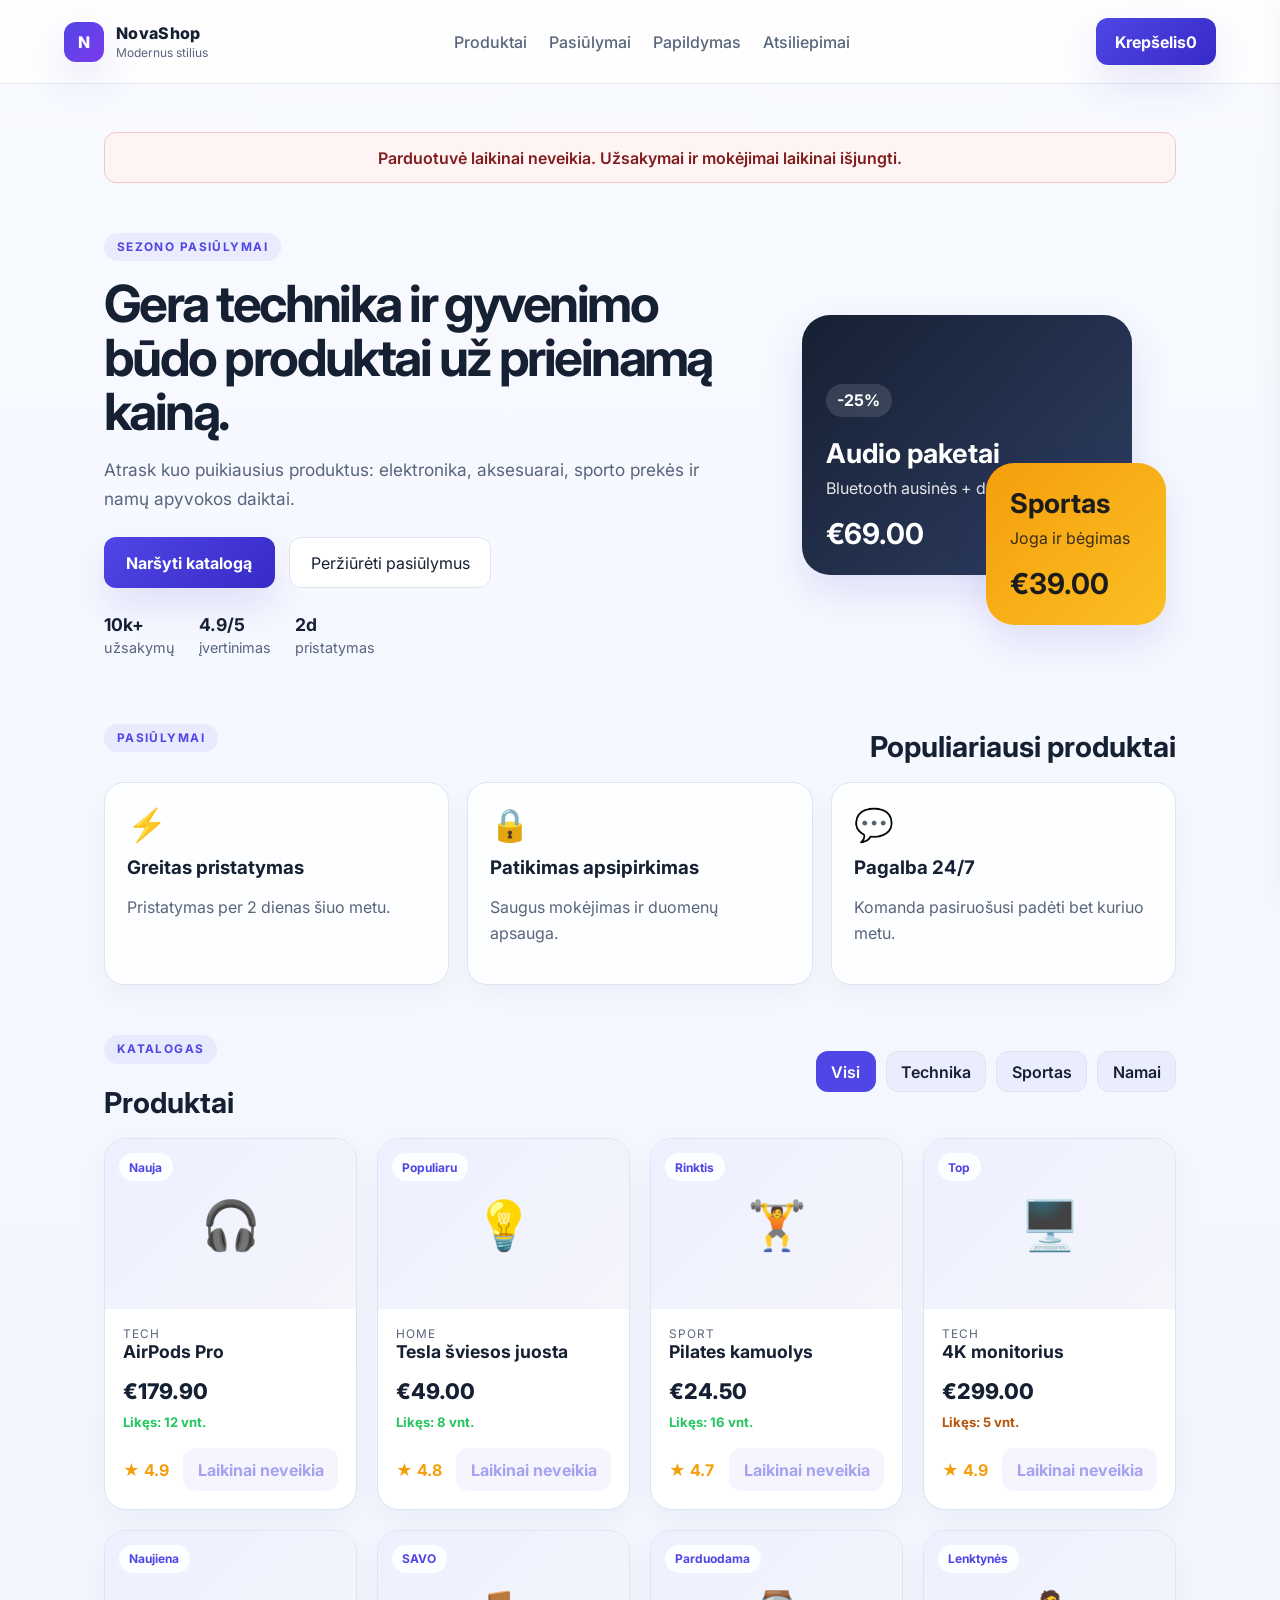
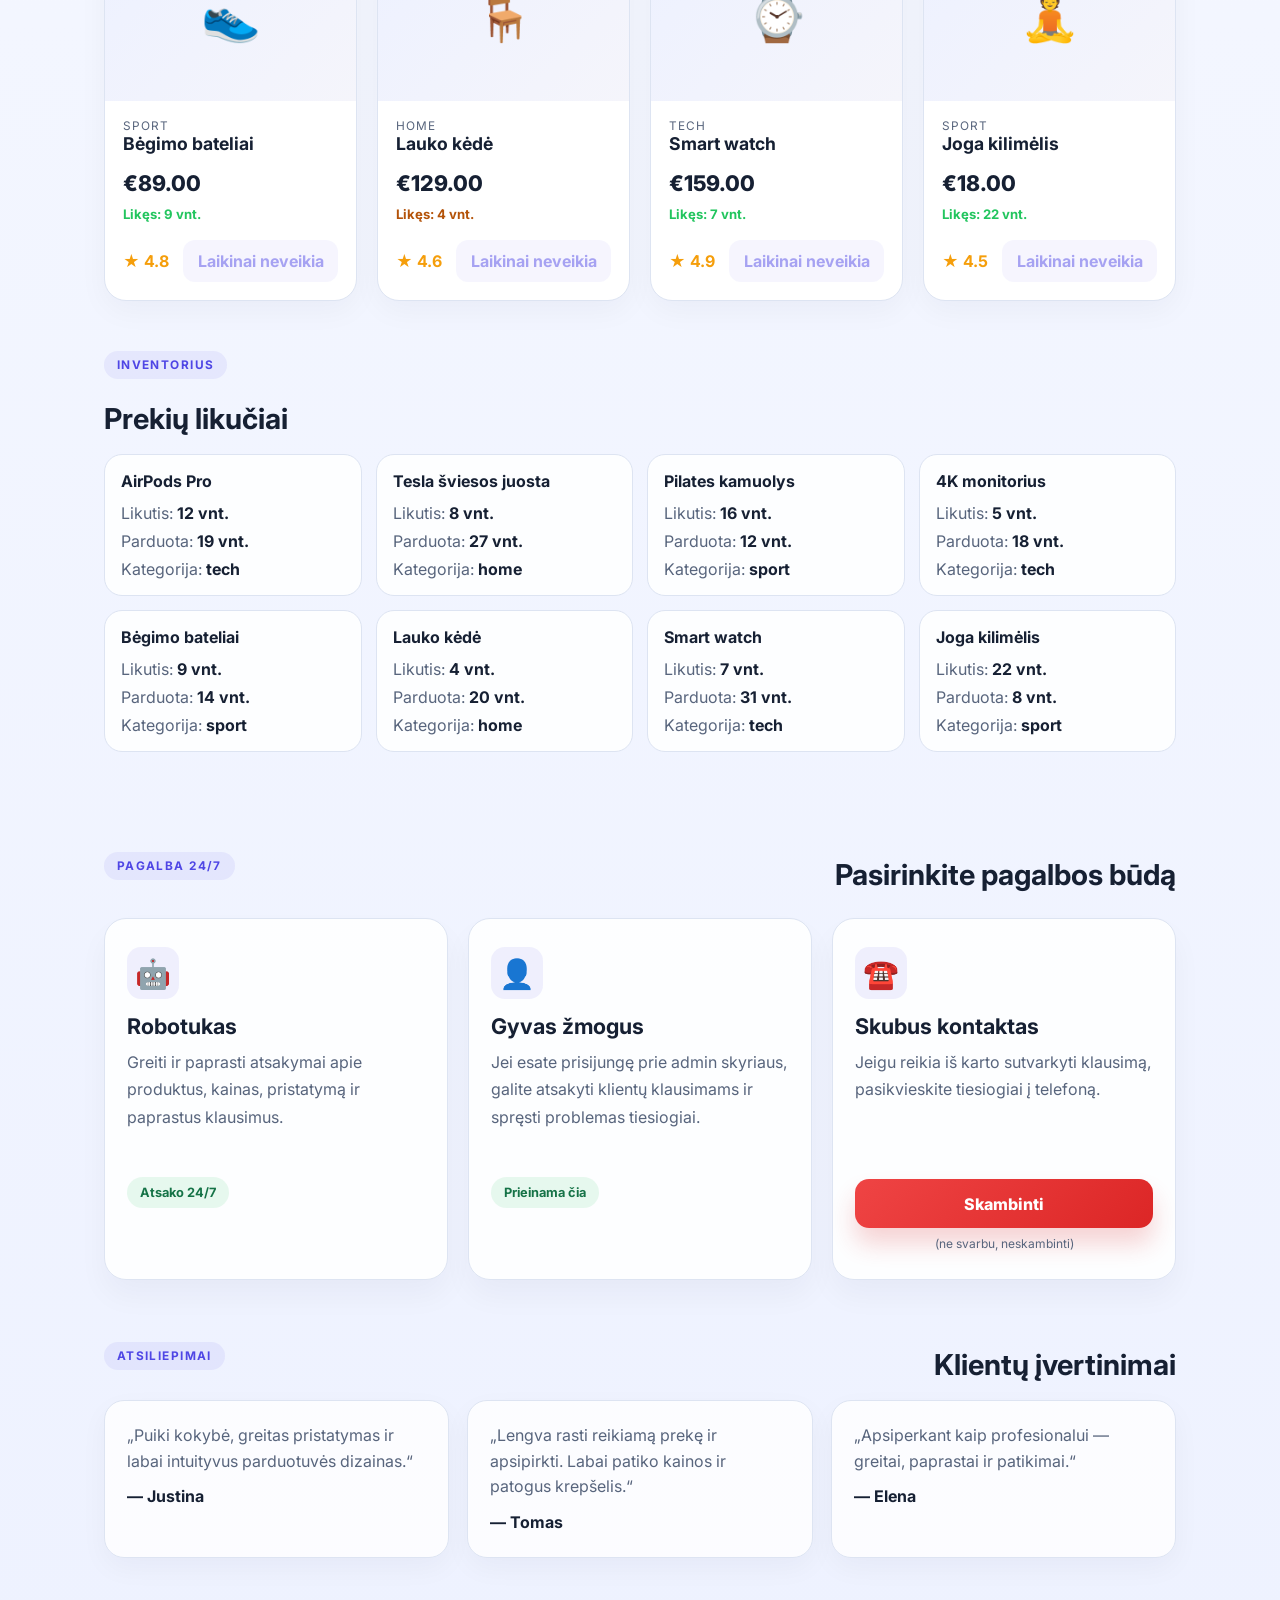
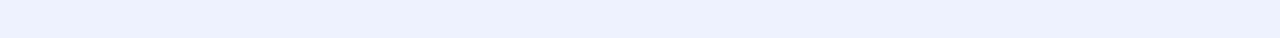
<file: index.html>
<!doctype html>
<html lang="lt">
  <head>
    <meta charset="UTF-8" />
    <meta name="viewport" content="width=device-width, initial-scale=1.0" />
    <title>NovaShop | Elektroninė parduotuvė</title>
    <meta name="description" content="Elektroninė parduotuvė su katalogu, krepšeliu ir demo užsakymu." />
    <link rel="preconnect" href="https://fonts.googleapis.com" />
    <link rel="preconnect" href="https://fonts.gstatic.com" crossorigin />
    <link href="https://fonts.googleapis.com/css2?family=Inter:wght@400;500;600;700;800&display=swap" rel="stylesheet" />
    <link rel="stylesheet" href="styles.css" />
  </head>
  <body>
    <header class="topbar">
      <div class="brand-wrap">
        <div class="logo">N</div>
        <div>
          <p class="brand-name">NovaShop</p>
          <p class="brand-tag">Modernus stilius</p>
        </div>
      </div>

      <nav class="nav" aria-label="Pagrindinė navigacija">
        <a href="#products">Produktai</a>
        <a href="#featured">Pasiūlymai</a>
        <a href="papildymas.html">Papildymas</a>
        <a href="#reviews">Atsiliepimai</a>
      </nav>

      <button id="cart-toggle" class="cart-btn" type="button" aria-label="Atidaryti krepšelį">
        Krepšelis <span id="cart-count">0</span>
      </button>
    </header>

    <main>
      <div class="paused-banner" role="status" aria-live="polite" style="margin: 1rem auto 0; max-width: 1200px; background: #fff4f4; border: 1px solid #f3c7c7; color: #7f1d1d; border-radius: 12px; padding: 0.9rem 1.2rem; font-weight: 600; text-align: center;">
        Parduotuvė laikinai neveikia. Užsakymai ir mokėjimai laikinai išjungti.
      </div>

      <section class="hero">
        <div class="hero-copy">
          <span class="eyebrow">Sezono pasiūlymai</span>
          <h1>Gera technika ir gyvenimo būdo produktai už prieinamą kainą.</h1>
          <p>
            Atrask kuo puikiausius produktus: elektronika, aksesuarai, sporto prekės ir namų apyvokos daiktai.
          </p>
          <div class="hero-actions">
            <a href="#products" class="primary-btn">Naršyti katalogą</a>
            <button type="button" class="secondary-btn" id="featured-btn">Peržiūrėti pasiūlymus</button>
          </div>
          <ul class="hero-stats">
            <li><strong>10k+</strong><span>užsakymų</span></li>
            <li><strong>4.9/5</strong><span>įvertinimas</span></li>
            <li><strong>2d</strong><span>pristatymas</span></li>
          </ul>
        </div>

        <div class="hero-visual" aria-hidden="true">
          <div class="promo-card large">
            <span class="promo-tag">-25%</span>
            <h3>Audio paketai</h3>
            <p>Bluetooth ausinės + dėžutė</p>
            <strong>€69.00</strong>
          </div>
          <div class="promo-card small">
            <h3>Sportas</h3>
            <p>Joga ir bėgimas</p>
            <strong>€39.00</strong>
          </div>
        </div>
      </section>

      <section id="featured" class="featured">
        <div class="section-heading">
          <p class="section-kicker">Pasiūlymai</p>
          <h2>Populiariausi produktai</h2>
        </div>

        <div class="features-grid">
          <div class="feature-item">
            <span>⚡</span>
            <h3>Greitas pristatymas</h3>
            <p>Pristatymas per 2 dienas šiuo metu.</p>
          </div>
          <div class="feature-item">
            <span>🔒</span>
            <h3>Patikimas apsipirkimas</h3>
            <p>Saugus mokėjimas ir duomenų apsauga.</p>
          </div>
          <div class="feature-item">
            <span>💬</span>
            <h3>Pagalba 24/7</h3>
            <p>Komanda pasiruošusi padėti bet kuriuo metu.</p>
          </div>
        </div>
      </section>

      <section id="products" class="catalog">
        <div class="section-heading catalog-row">
          <div>
            <p class="section-kicker">Katalogas</p>
            <h2>Produktai</h2>
          </div>

          <div class="filters" aria-label="Filtrai">
            <button class="filter-btn active" type="button" data-filter="all">Visi</button>
            <button class="filter-btn" type="button" data-filter="tech">Technika</button>
            <button class="filter-btn" type="button" data-filter="sport">Sportas</button>
            <button class="filter-btn" type="button" data-filter="home">Namai</button>
          </div>
        </div>

        <div id="products-grid" class="products-grid" aria-live="polite"></div>
      </section>

      <section class="inventory-panel" aria-labelledby="inventory-title">
        <div class="section-heading">
          <div>
            <p class="section-kicker">Inventorius</p>
            <h2 id="inventory-title">Prekių likučiai</h2>
          </div>
        </div>

        <div id="inventory-grid" class="inventory-grid"></div>
      </section>

      <section class="support-section" aria-labelledby="support-title">
        <div class="section-heading">
          <p class="section-kicker">Pagalba 24/7</p>
          <h2 id="support-title">Pasirinkite pagalbos būdą</h2>
        </div>

        <div class="support-grid">
          <article class="support-card support-card-ai">
            <div class="support-icon">🤖</div>
            <h3>Robotukas</h3>
            <p>Greiti ir paprasti atsakymai apie produktus, kainas, pristatymą ir paprastus klausimus.</p>
            <span class="support-badge">Atsako 24/7</span>
          </article>

          <article class="support-card support-card-human">
            <div class="support-icon">👤</div>
            <h3>Gyvas žmogus</h3>
            <p>Jei esate prisijungę prie admin skyriaus, galite atsakyti klientų klausimams ir spręsti problemas tiesiogiai.</p>
            <span class="support-badge">Prieinama čia</span>
          </article>

          <article class="support-card support-card-phone">
            <div class="support-icon">☎️</div>
            <h3>Skubus kontaktas</h3>
            <p>Jeigu reikia iš karto sutvarkyti klausimą, pasikvieskite tiesiogiai į telefoną.</p>
            <a href="tel:+37060000000" class="hotline-btn">Skambinti</a>
            <small class="hotline-note">(ne svarbu, neskambinti)</small>
          </article>
        </div>
      </section>

      <section id="reviews" class="reviews">
        <div class="section-heading">
          <p class="section-kicker">Atsiliepimai</p>
          <h2>Klientų įvertinimai</h2>
        </div>

        <div class="review-grid">
          <blockquote>
            „Puiki kokybė, greitas pristatymas ir labai intuityvus parduotuvės dizainas.“
            <footer>— Justina</footer>
          </blockquote>
          <blockquote>
            „Lengva rasti reikiamą prekę ir apsipirkti. Labai patiko kainos ir patogus krepšelis.“
            <footer>— Tomas</footer>
          </blockquote>
          <blockquote>
            „Apsiperkant kaip profesionalui — greitai, paprastai ir patikimai.“
            <footer>— Elena</footer>
          </blockquote>
        </div>
      </section>
    </main>

    <aside id="cart-panel" class="cart-panel" aria-label="Krepšelis">
      <div class="cart-header">
        <h2>Krepšelis</h2>
        <button id="cart-close" class="close-btn" type="button" aria-label="Uždaryti krepšelį">×</button>
      </div>

      <ul id="cart-items" class="cart-items"></ul>

      <div class="summary-box">
        <div class="summary-row">
          <span>Tarpinė suma</span>
          <strong id="subtotal">€0.00</strong>
        </div>
        <div class="summary-row">
          <span>Pristatymas</span>
          <strong id="shipping">€0.00</strong>
        </div>
        <div class="summary-row total-row">
          <span>Viso</span>
          <strong id="total">€0.00</strong>
        </div>
      </div>

      <form id="checkout-form" class="checkout-form">
        <input type="text" name="name" placeholder="Vardas" required />
        <input type="email" name="email" placeholder="El. paštas" required />
        <input type="text" name="address" placeholder="Adresas" required />
        <button type="submit" class="primary-btn full-width">Apmokėti</button>
      </form>

      <p id="status" class="status" aria-live="polite"></p>
    </aside>

    <script src="app.js"></script>
  </body>
</html>
</file>
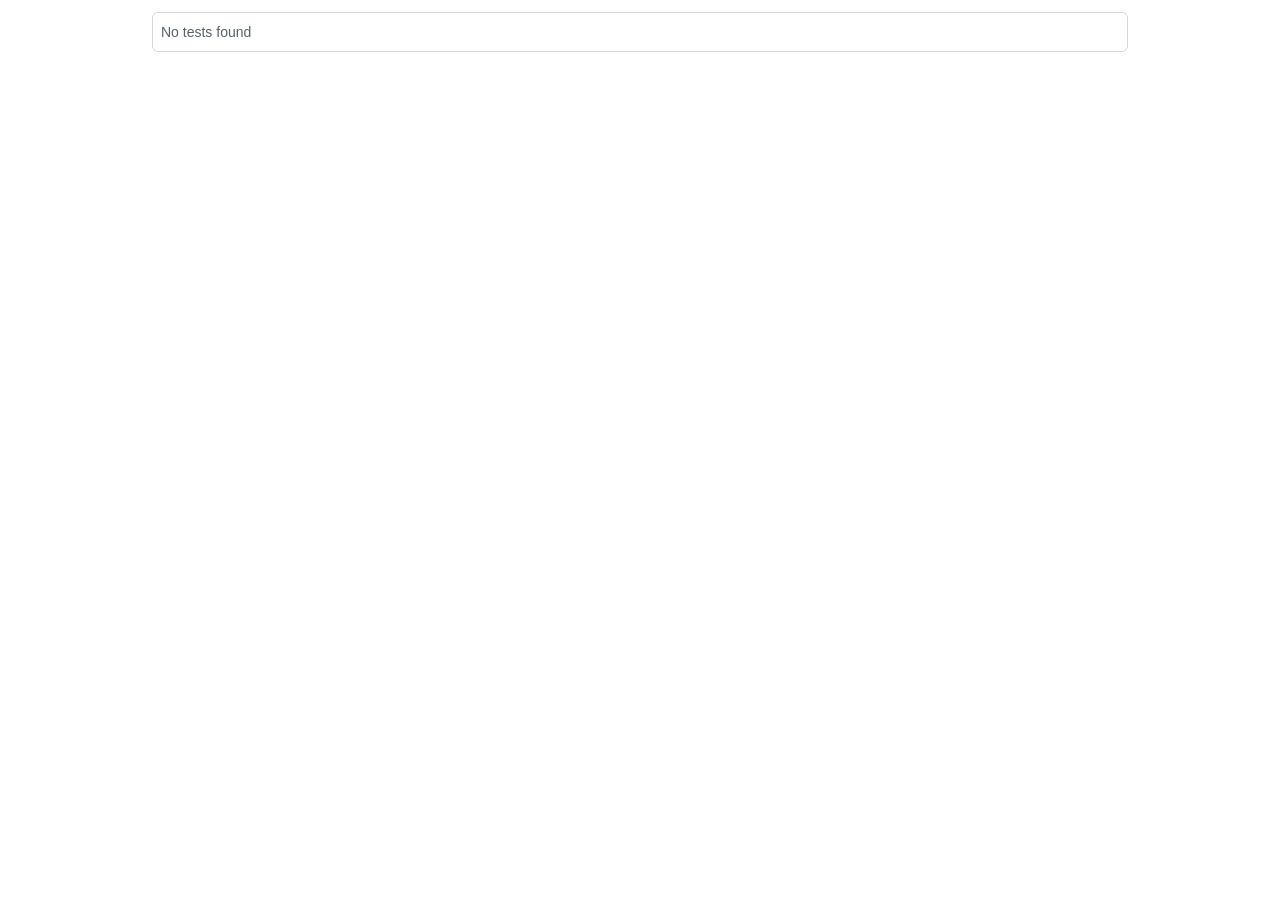
<file: node_modules/playwright-core/lib/vite/htmlReport/index.html>
<!DOCTYPE html>
<html style='scrollbar-gutter: stable both-edges;'>
  <head>
    <meta charset='UTF-8'>
    <meta name='color-scheme' content='dark light'>
    <meta name='viewport' content='width=device-width, initial-scale=1.0'>
    <title>Playwright Test Report</title>
    <script type="module" crossorigin src="./report.js"></script>
    <link rel="stylesheet" crossorigin href="./report.css">
  </head>
  <body>
    <div id='root'></div>
  </body>
</html>
</file>
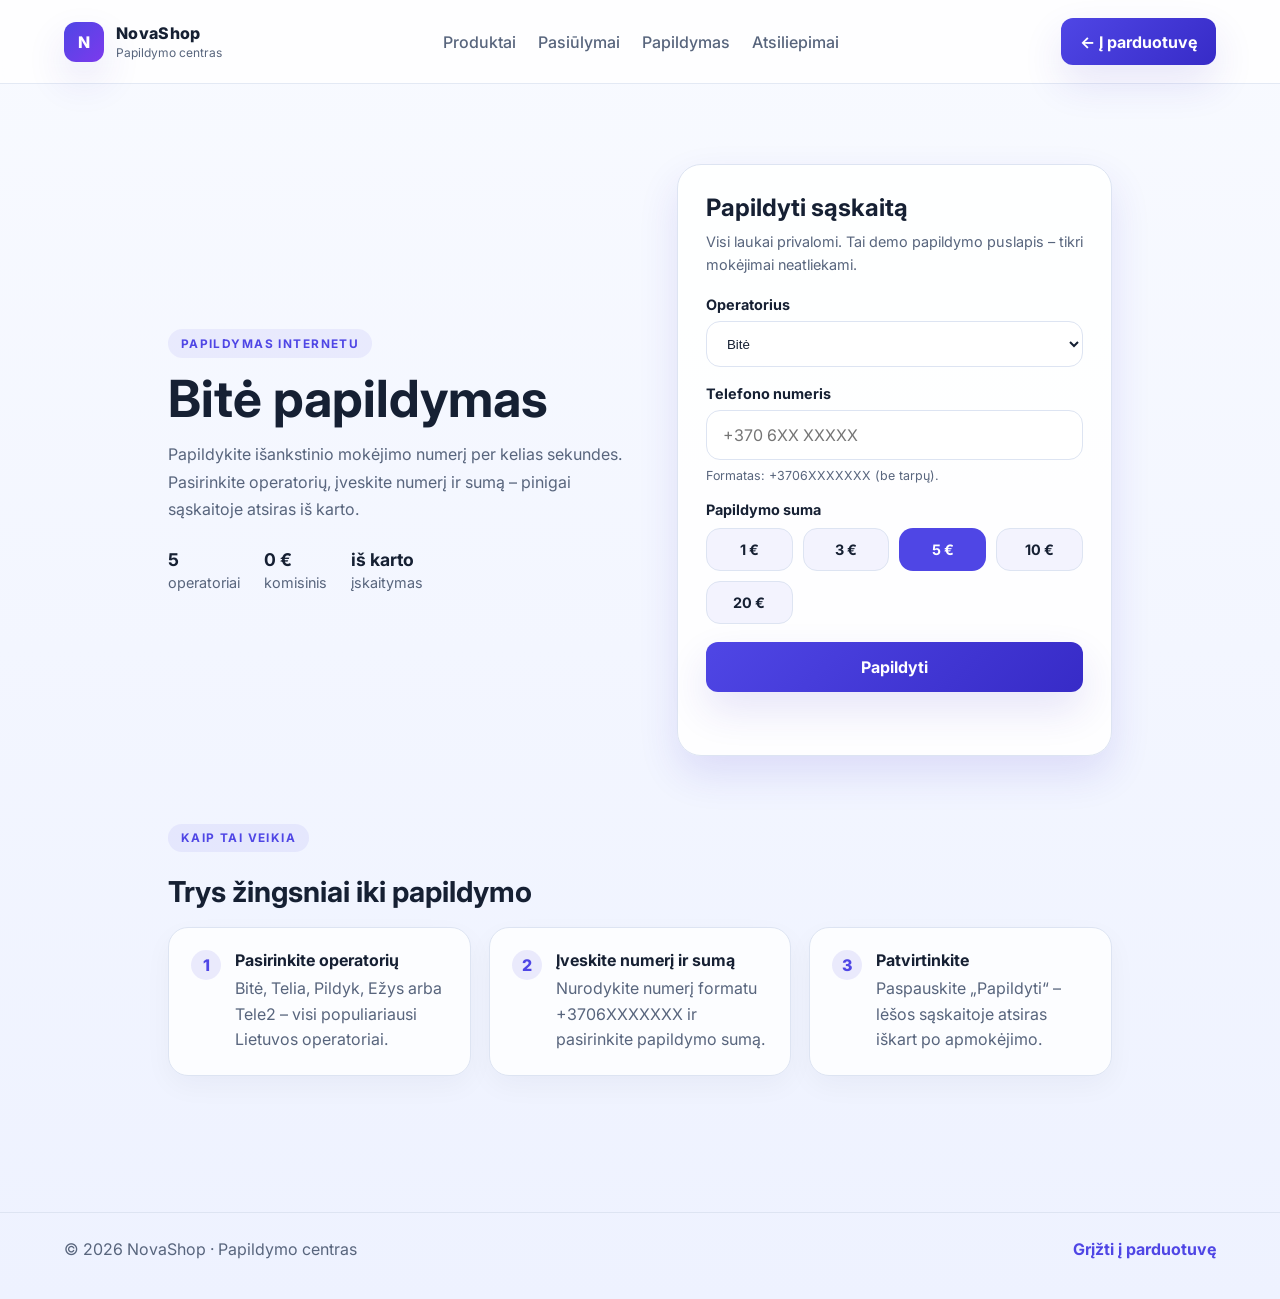
<file: papildymas.html>
<!doctype html>
<html lang="lt">
  <head>
    <meta charset="UTF-8" />
    <meta name="viewport" content="width=device-width, initial-scale=1.0" />
    <title>Bitė papildymas | NovaShop</title>
    <meta
      name="description"
      content="Bitė papildymo puslapis – greitai papildykite Bitė, Telia, Pildyk, Ežys ar Tele2 išankstinio mokėjimo numerį."
    />
    <link rel="preconnect" href="https://fonts.googleapis.com" />
    <link rel="preconnect" href="https://fonts.gstatic.com" crossorigin />
    <link
      href="https://fonts.googleapis.com/css2?family=Inter:wght@400;500;600;700;800&display=swap"
      rel="stylesheet"
    />
    <link rel="stylesheet" href="styles.css" />
  </head>
  <body>
    <header class="topbar">
      <div class="brand-wrap">
        <div class="logo">N</div>
        <div>
          <p class="brand-name">NovaShop</p>
          <p class="brand-tag">Papildymo centras</p>
        </div>
      </div>

      <nav class="nav" aria-label="Pagrindinė navigacija">
        <a href="index.html#products">Produktai</a>
        <a href="index.html#featured">Pasiūlymai</a>
        <a href="papildymas.html" aria-current="page">Papildymas</a>
        <a href="index.html#reviews">Atsiliepimai</a>
      </nav>

      <a class="cart-btn" href="index.html">← Į parduotuvę</a>
    </header>

    <main>
      <section class="topup-hero">
        <div class="topup-hero-copy">
          <span class="eyebrow">Papildymas internetu</span>
          <h1>Bitė papildymas</h1>
          <p>
            Papildykite išankstinio mokėjimo numerį per kelias sekundes. Pasirinkite operatorių,
            įveskite numerį ir sumą – pinigai sąskaitoje atsiras iš karto.
          </p>
          <ul class="hero-stats">
            <li><strong>5</strong><span>operatoriai</span></li>
            <li><strong>0 €</strong><span>komisinis</span></li>
            <li><strong>iš karto</strong><span>įskaitymas</span></li>
          </ul>
        </div>

        <div class="topup-card" id="papildymas">
          <h2>Papildyti sąskaitą</h2>
          <p class="topup-card-sub">
            Visi laukai privalomi. Tai demo papildymo puslapis – tikri mokėjimai neatliekami.
          </p>

          <form id="topup-form" class="topup-form" novalidate>
            <div class="field">
              <label for="operator">Operatorius</label>
              <select id="operator" name="operator" required>
                <option value="bite" selected>Bitė</option>
                <option value="telia">Telia</option>
                <option value="pildyk">Pildyk</option>
                <option value="ezys">Ežys</option>
                <option value="tele2">Tele2</option>
              </select>
            </div>

            <div class="field">
              <label for="phone">Telefono numeris</label>
              <input
                id="phone"
                name="phone"
                type="tel"
                inputmode="tel"
                autocomplete="tel"
                placeholder="+370 6XX XXXXX"
                pattern="^\+3706\d{7}$"
                required
              />
              <small class="field-hint">Formatas: +3706XXXXXXX (be tarpų).</small>
            </div>

            <fieldset class="field amount-fieldset">
              <legend>Papildymo suma</legend>
              <div class="amount-grid">
                <label class="amount-option">
                  <input type="radio" name="amount" value="1" /><span>1 €</span>
                </label>
                <label class="amount-option">
                  <input type="radio" name="amount" value="3" /><span>3 €</span>
                </label>
                <label class="amount-option">
                  <input type="radio" name="amount" value="5" checked /><span>5 €</span>
                </label>
                <label class="amount-option">
                  <input type="radio" name="amount" value="10" /><span>10 €</span>
                </label>
                <label class="amount-option">
                  <input type="radio" name="amount" value="20" /><span>20 €</span>
                </label>
              </div>
            </fieldset>

            <button type="submit" class="primary-btn full-width">Papildyti</button>
          </form>

          <p id="topup-status" class="topup-status" role="status" aria-live="polite"></p>
        </div>
      </section>

      <section class="topup-steps">
        <div class="section-heading">
          <div>
            <p class="section-kicker">Kaip tai veikia</p>
            <h2>Trys žingsniai iki papildymo</h2>
          </div>
        </div>

        <ol class="steps">
          <li>
            <span class="num">1</span>
            <div>
              <strong>Pasirinkite operatorių</strong>
              <p>Bitė, Telia, Pildyk, Ežys arba Tele2 – visi populiariausi Lietuvos operatoriai.</p>
            </div>
          </li>
          <li>
            <span class="num">2</span>
            <div>
              <strong>Įveskite numerį ir sumą</strong>
              <p>Nurodykite numerį formatu +3706XXXXXXX ir pasirinkite papildymo sumą.</p>
            </div>
          </li>
          <li>
            <span class="num">3</span>
            <div>
              <strong>Patvirtinkite</strong>
              <p>Paspauskite „Papildyti“ – lėšos sąskaitoje atsiras iškart po apmokėjimo.</p>
            </div>
          </li>
        </ol>
      </section>
    </main>

    <footer class="site-footer">
      <p>© <span id="year"></span> NovaShop · Papildymo centras</p>
      <p><a href="index.html">Grįžti į parduotuvę</a></p>
    </footer>

    <script src="papildymas.js"></script>
  </body>
</html>
</file>
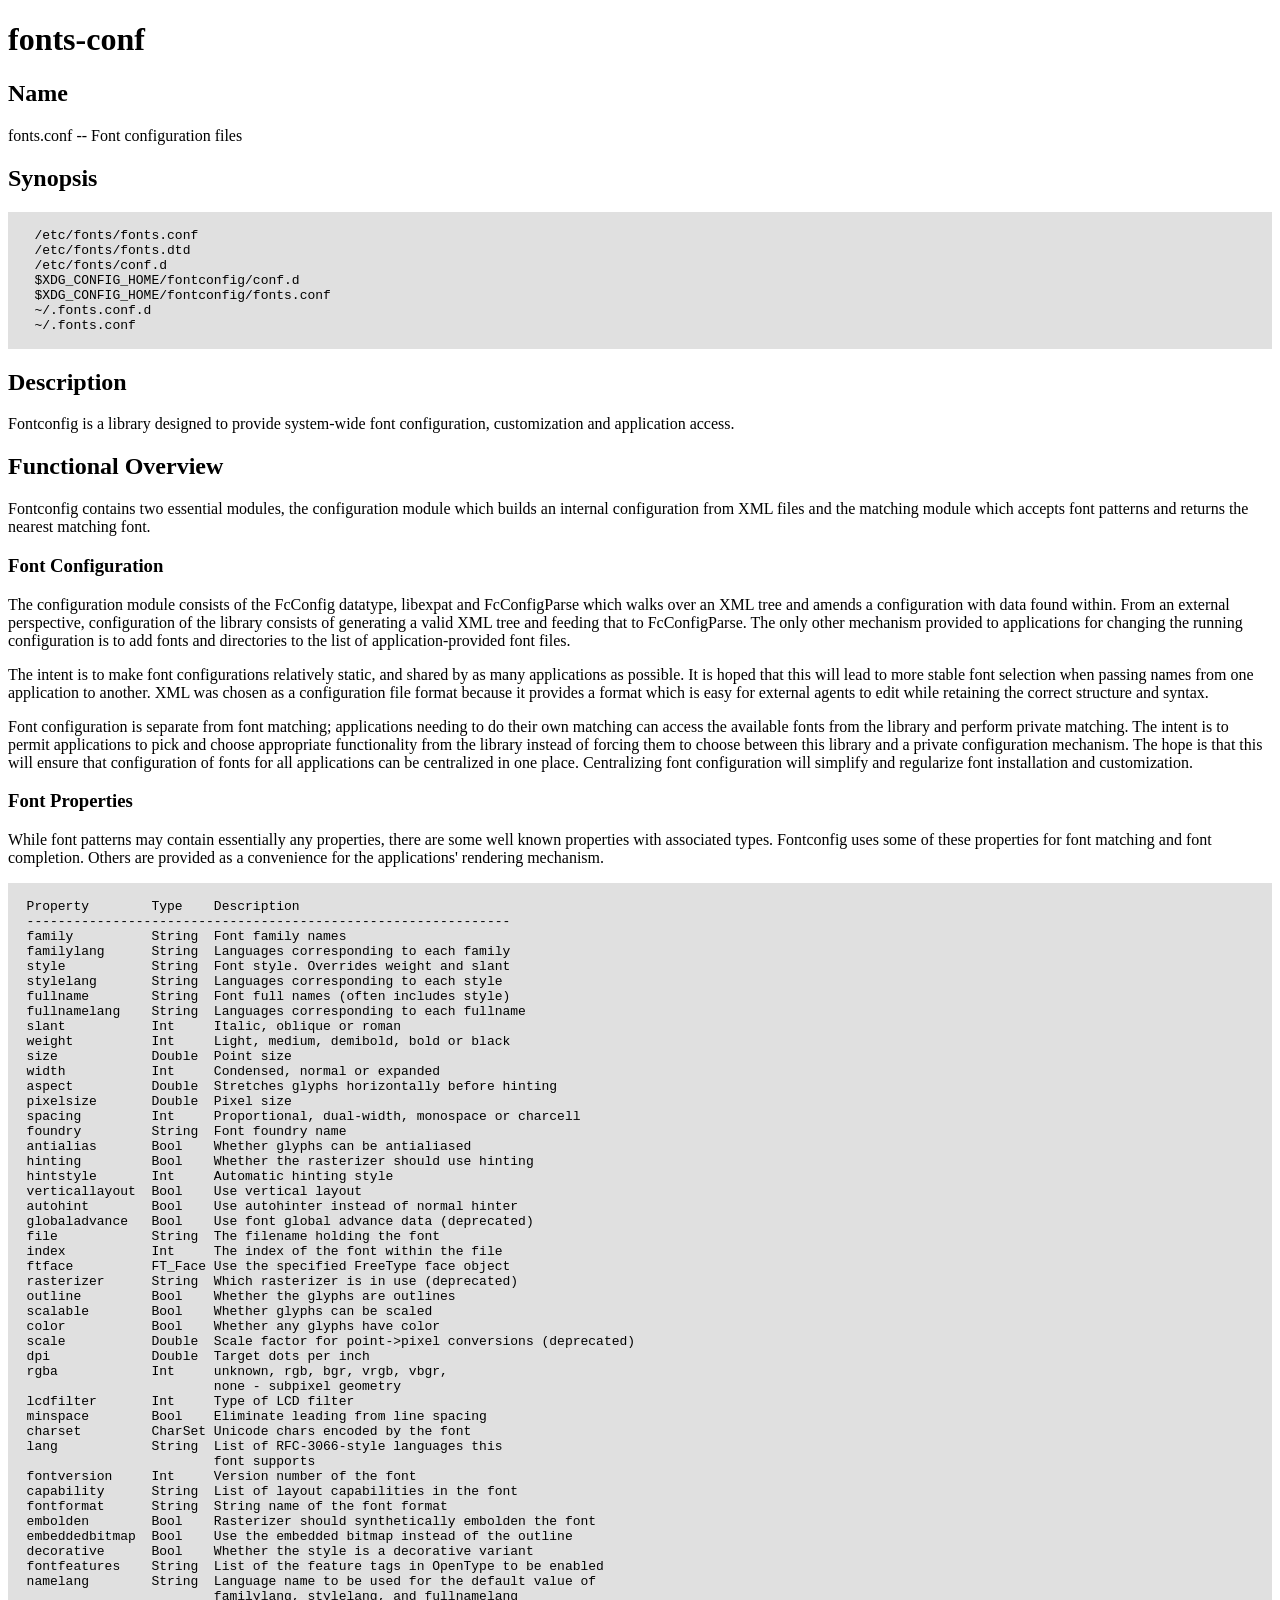
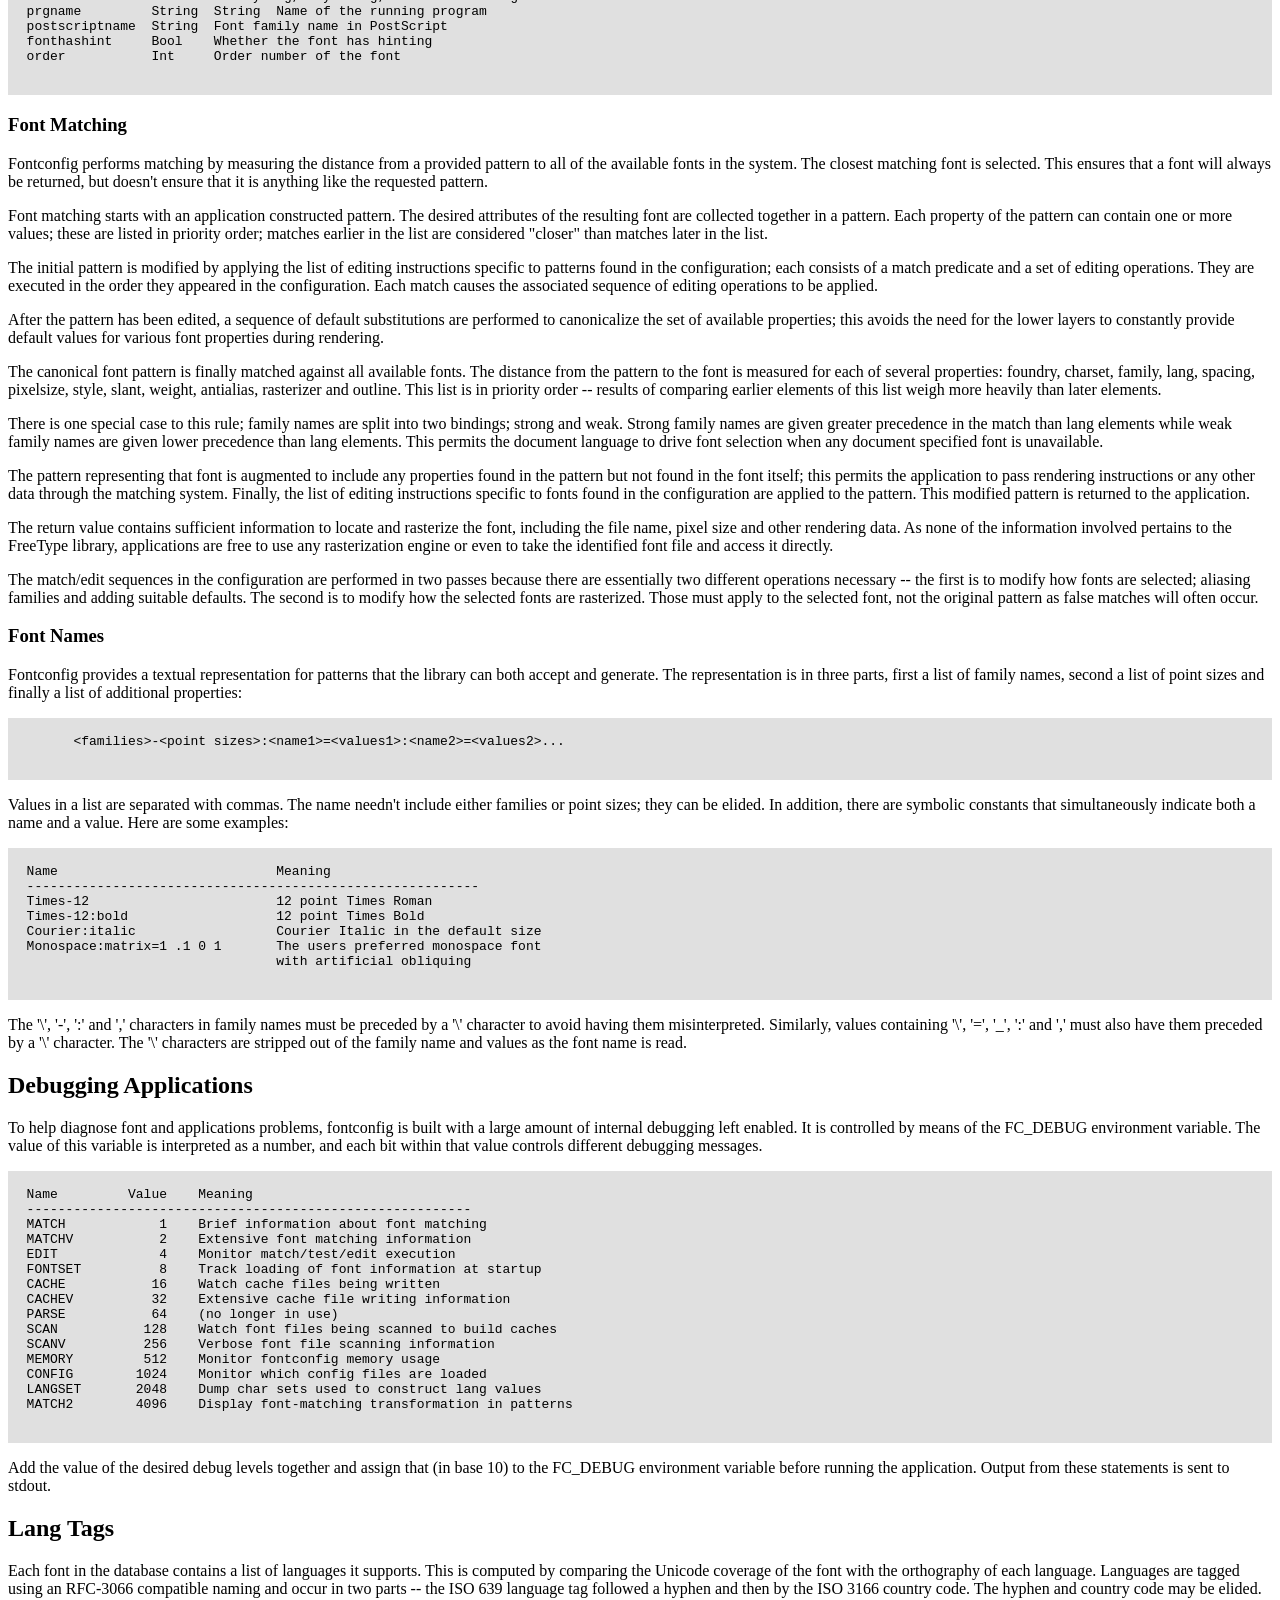
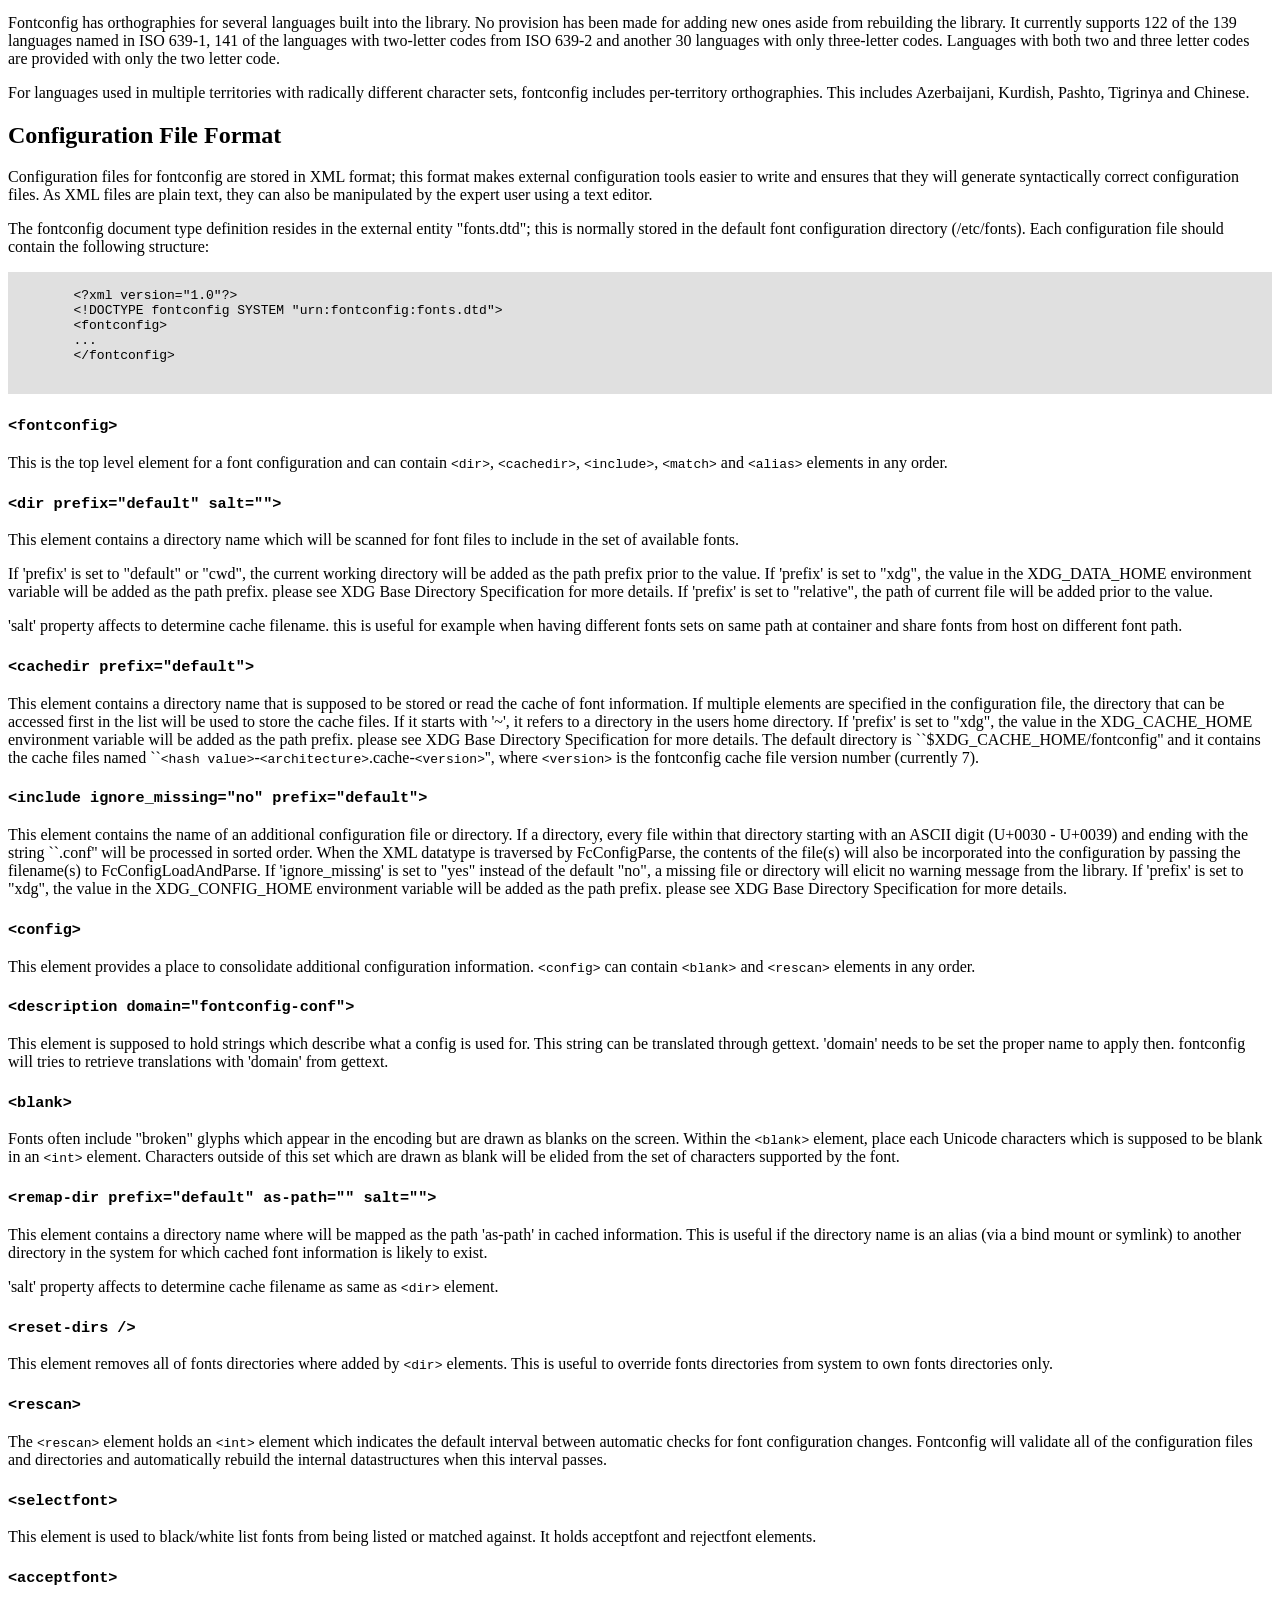
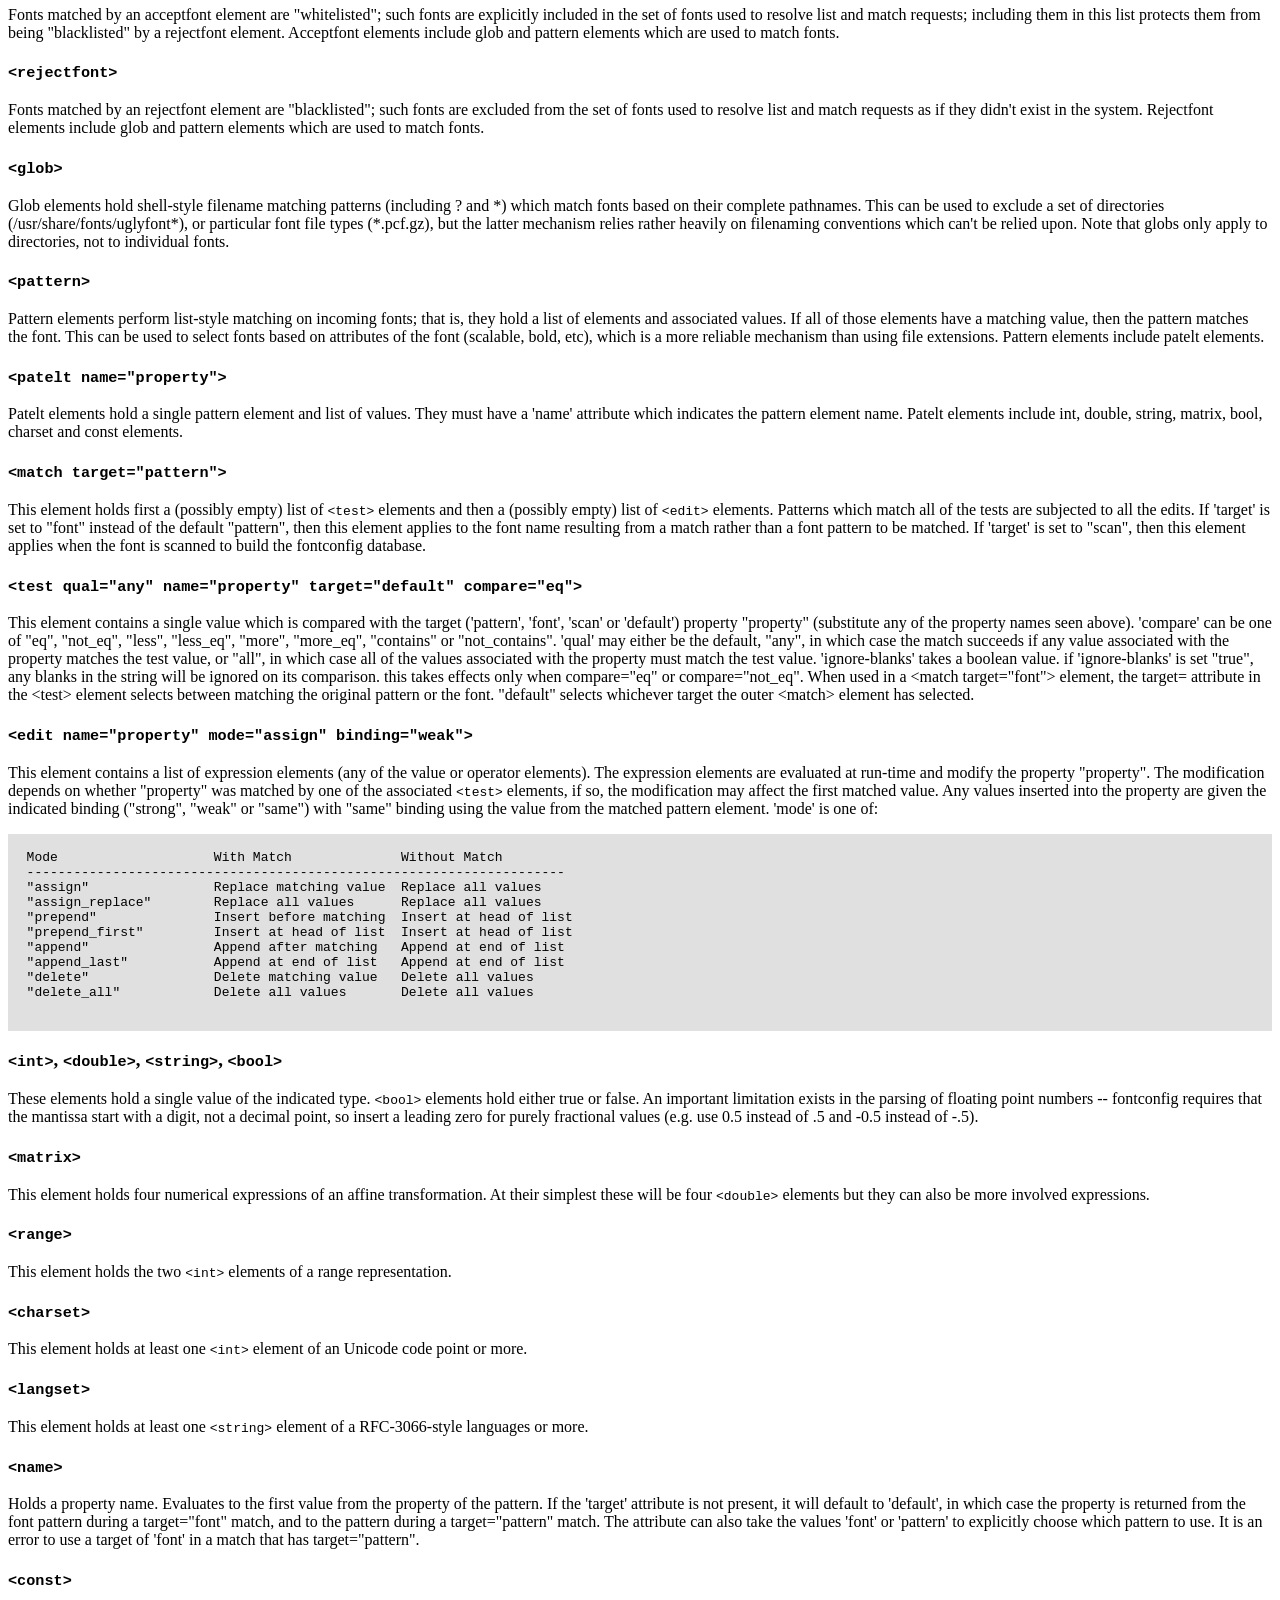
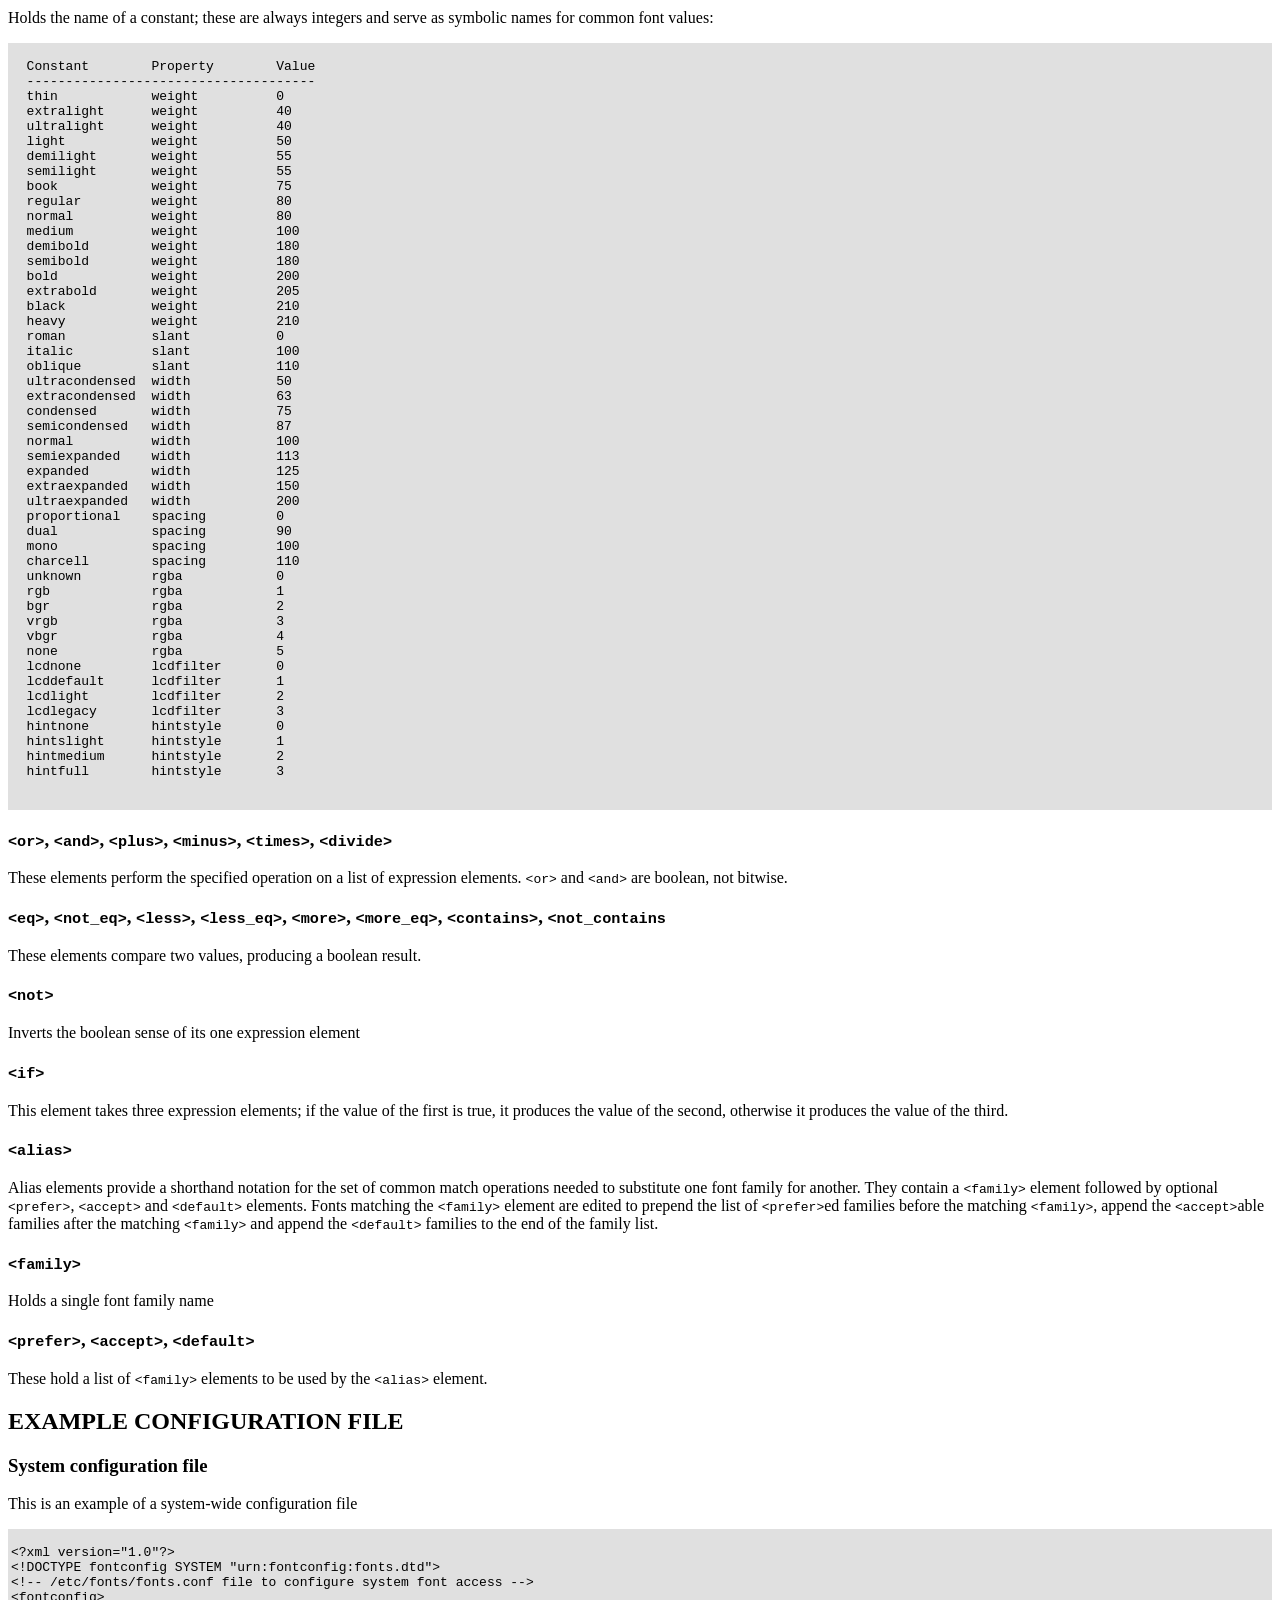
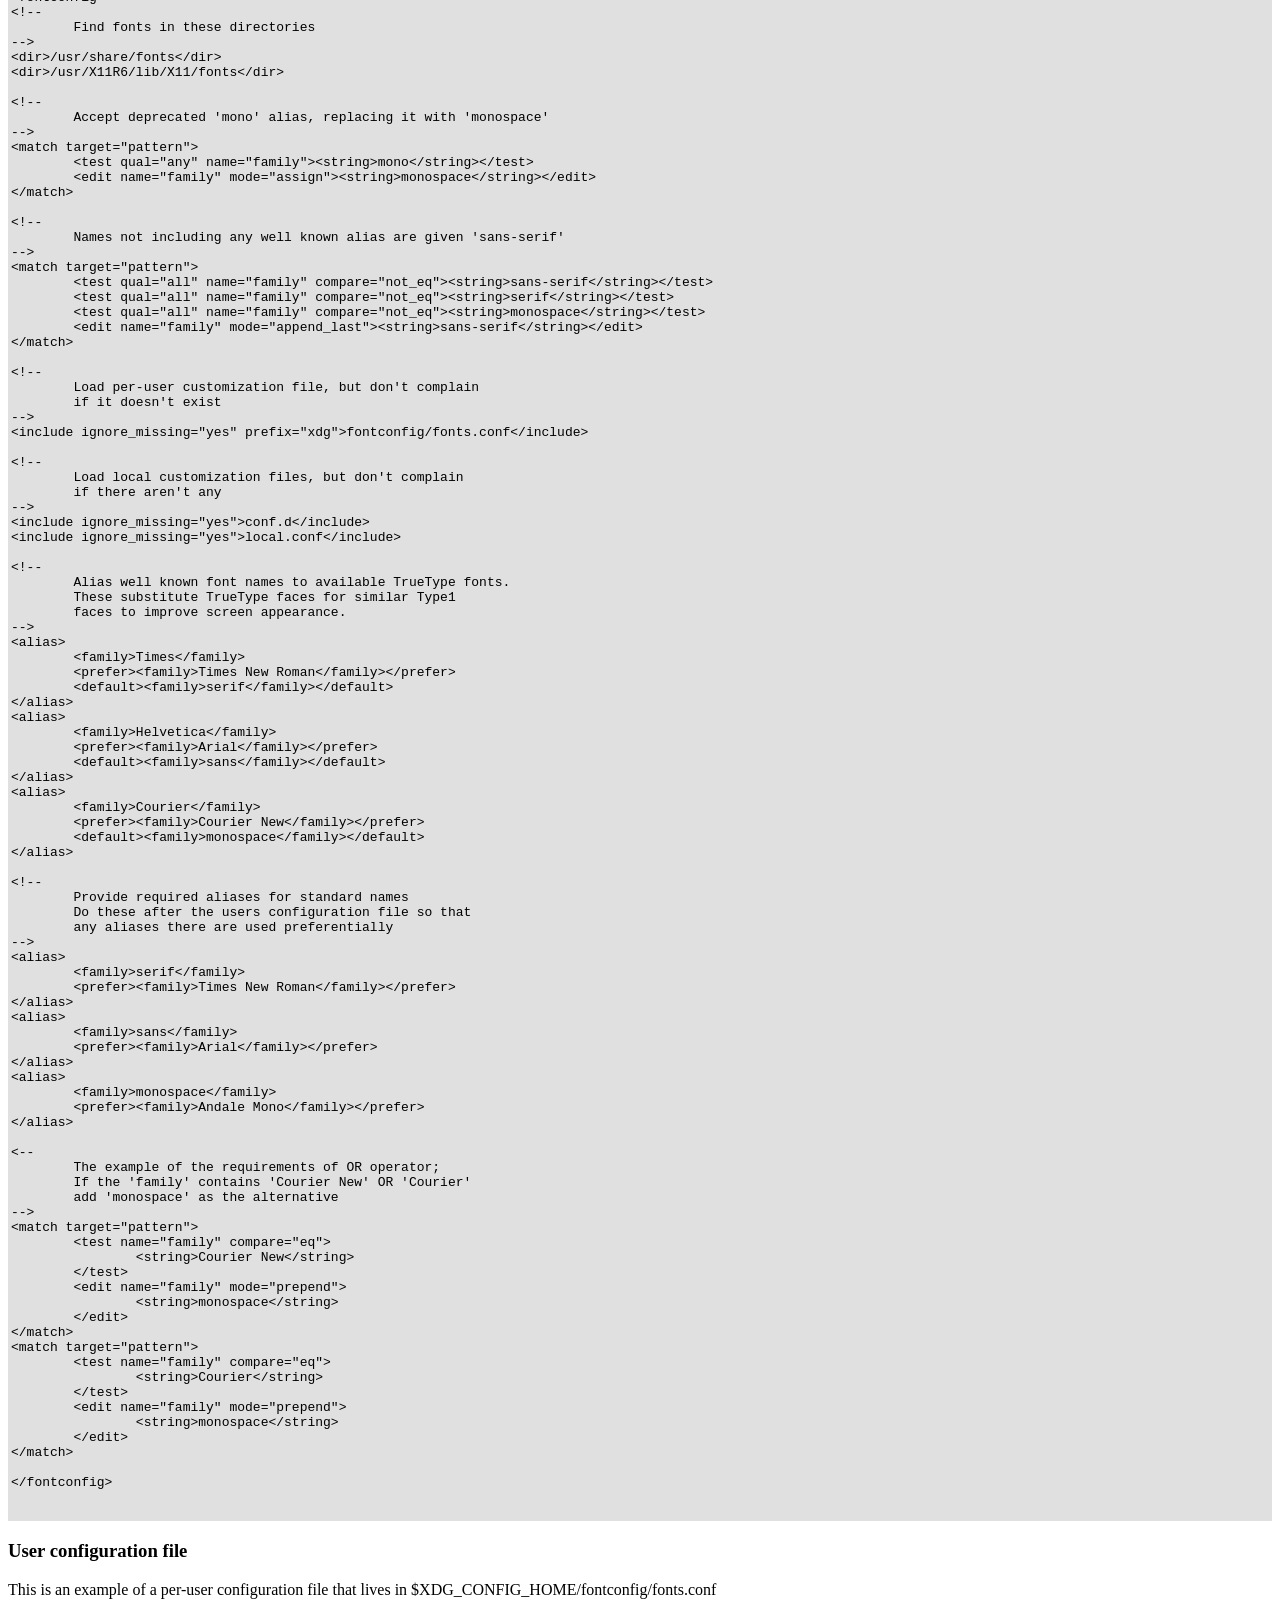
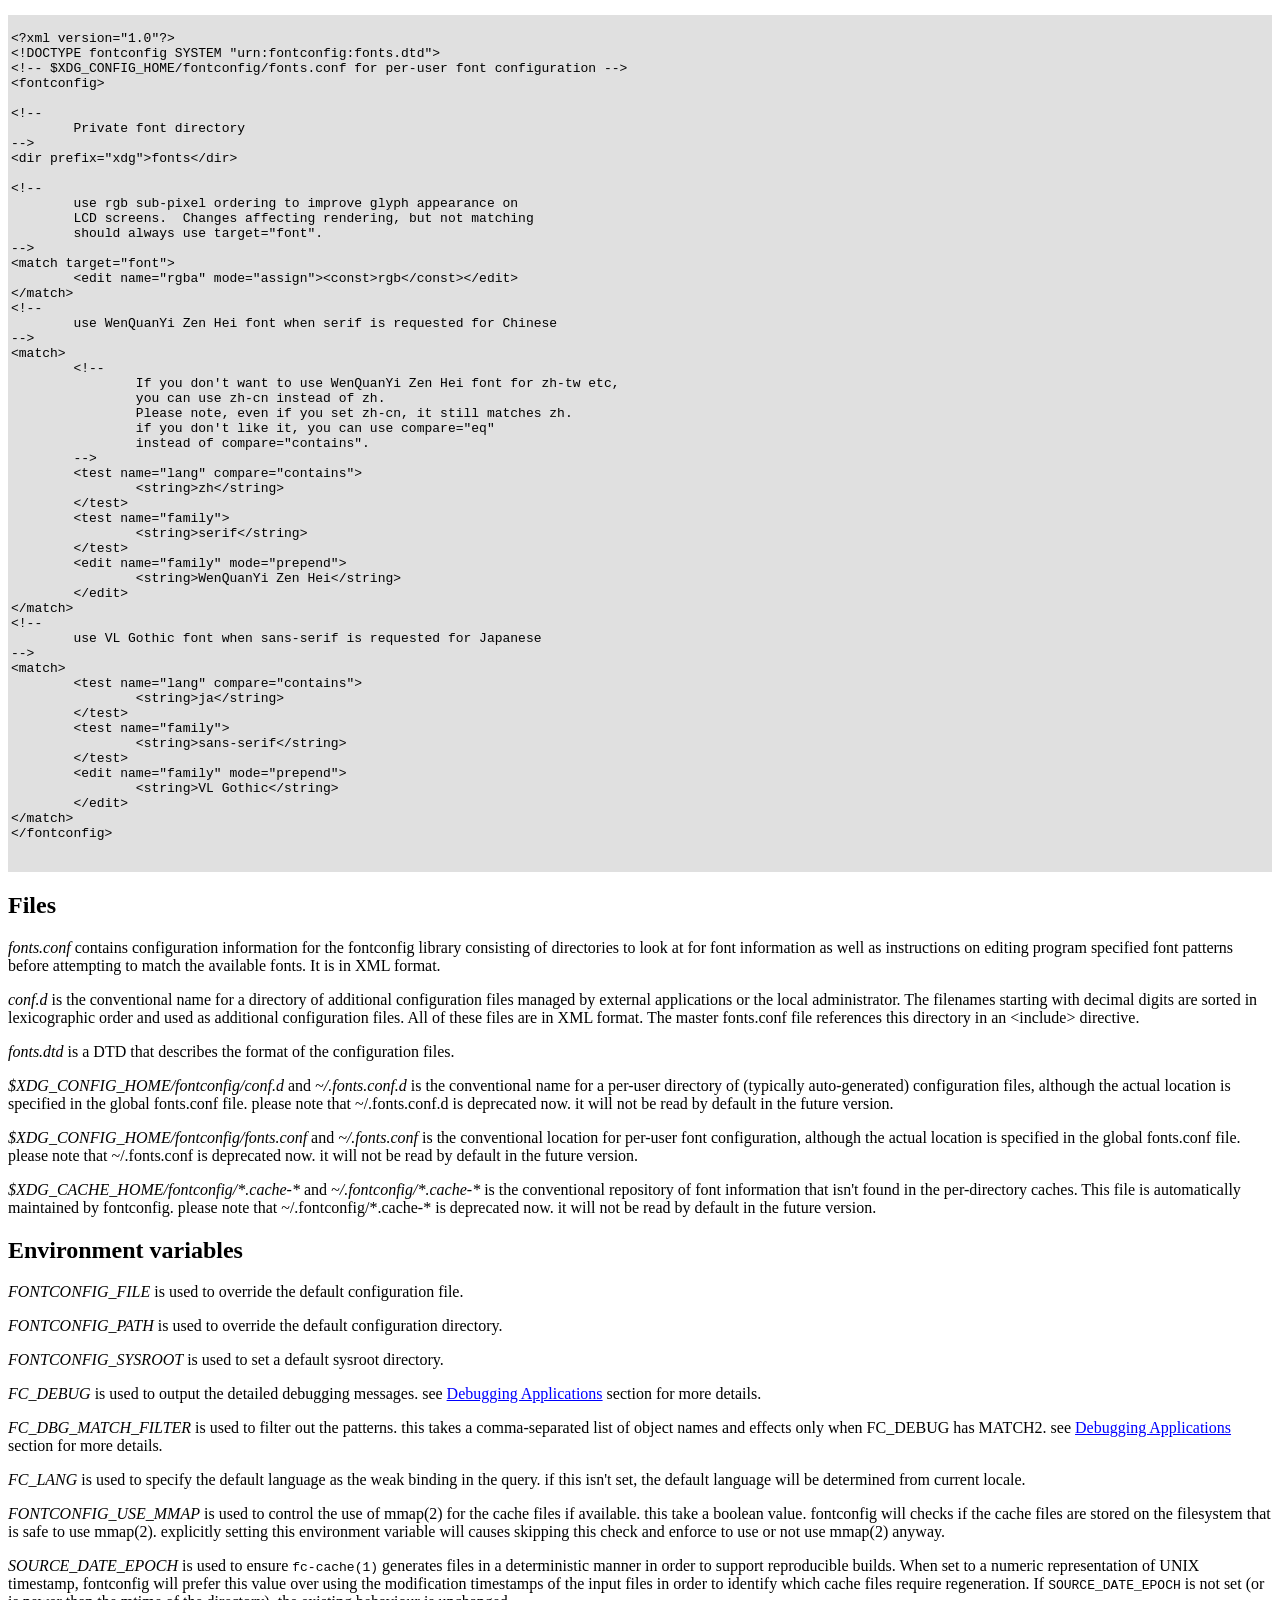
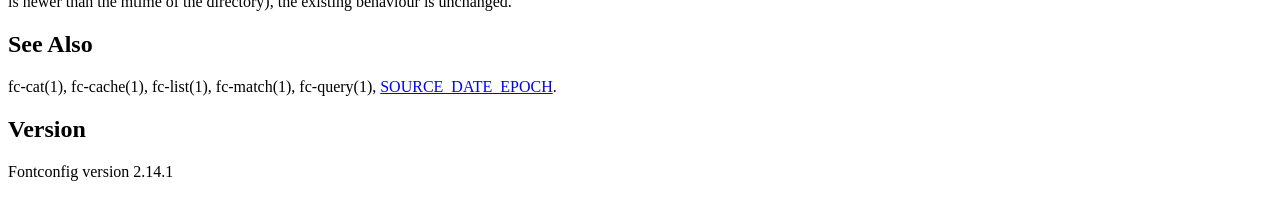
<file: .chromelibs/usr/share/doc/fontconfig/fontconfig-user.html>
<!DOCTYPE HTML PUBLIC "-//W3C//DTD HTML 4.01//EN" "http://www.w3.org/TR/html4/loose.dtd">
<HTML
><HEAD
><TITLE
>fonts-conf</TITLE
><META
NAME="GENERATOR"
CONTENT="Modular DocBook HTML Stylesheet Version 1.79"></HEAD
><BODY
CLASS="REFENTRY"
BGCOLOR="#FFFFFF"
TEXT="#000000"
LINK="#0000FF"
VLINK="#840084"
ALINK="#0000FF"
><H1
><A
NAME="AEN1"
></A
>fonts-conf</H1
><DIV
CLASS="REFNAMEDIV"
><A
NAME="AEN5"
></A
><H2
>Name</H2
>fonts.conf&nbsp;--&nbsp;Font configuration files</DIV
><DIV
CLASS="REFSYNOPSISDIV"
><A
NAME="AEN8"
></A
><H2
>Synopsis</H2
><TABLE
BORDER="0"
BGCOLOR="#E0E0E0"
WIDTH="100%"
><TR
><TD
><PRE
CLASS="SYNOPSIS"
>   /etc/fonts/fonts.conf
   /etc/fonts/fonts.dtd
   /etc/fonts/conf.d
   $XDG_CONFIG_HOME/fontconfig/conf.d
   $XDG_CONFIG_HOME/fontconfig/fonts.conf
   ~/.fonts.conf.d
   ~/.fonts.conf</PRE
></TD
></TR
></TABLE
></DIV
><DIV
CLASS="REFSECT1"
><A
NAME="AEN10"
></A
><H2
>Description</H2
><P
>Fontconfig is a library designed to provide system-wide font configuration,
customization and application access.
  </P
></DIV
><DIV
CLASS="REFSECT1"
><A
NAME="AEN13"
></A
><H2
>Functional Overview</H2
><P
>Fontconfig contains two essential modules, the configuration module which
builds an internal configuration from XML files and the matching module
which accepts font patterns and returns the nearest matching font.
  </P
><DIV
CLASS="REFSECT2"
><A
NAME="AEN16"
></A
><H3
>Font Configuration</H3
><P
>The configuration module consists of the FcConfig datatype, libexpat and
FcConfigParse which walks over an XML tree and amends a configuration with
data found within.  From an external perspective, configuration of the
library consists of generating a valid XML tree and feeding that to
FcConfigParse.  The only other mechanism provided to applications for
changing the running configuration is to add fonts and directories to the
list of application-provided font files.  
    </P
><P
>The intent is to make font configurations relatively static, and shared by
as many applications as possible.  It is hoped that this will lead to more
stable font selection when passing names from one application to another.
XML was chosen as a configuration file format because it provides a format
which is easy for external agents to edit while retaining the correct
structure and syntax.
    </P
><P
>Font configuration is separate from font matching; applications needing to
do their own matching can access the available fonts from the library and
perform private matching.  The intent is to permit applications to pick and
choose appropriate functionality from the library instead of forcing them to
choose between this library and a private configuration mechanism.  The hope
is that this will ensure that configuration of fonts for all applications
can be centralized in one place.  Centralizing font configuration will
simplify and regularize font installation and customization.
    </P
></DIV
><DIV
CLASS="REFSECT2"
><A
NAME="AEN21"
></A
><H3
>Font Properties</H3
><P
>While font patterns may contain essentially any properties, there are some
well known properties with associated types.  Fontconfig uses some of these
properties for font matching and font completion.  Others are provided as a
convenience for the applications' rendering mechanism.
    </P
><TABLE
BORDER="0"
BGCOLOR="#E0E0E0"
WIDTH="100%"
><TR
><TD
><PRE
CLASS="PROGRAMLISTING"
>  Property        Type    Description
  --------------------------------------------------------------
  family          String  Font family names
  familylang      String  Languages corresponding to each family
  style           String  Font style. Overrides weight and slant
  stylelang       String  Languages corresponding to each style
  fullname        String  Font full names (often includes style)
  fullnamelang    String  Languages corresponding to each fullname
  slant           Int     Italic, oblique or roman
  weight          Int     Light, medium, demibold, bold or black
  size            Double  Point size
  width           Int     Condensed, normal or expanded
  aspect          Double  Stretches glyphs horizontally before hinting
  pixelsize       Double  Pixel size
  spacing         Int     Proportional, dual-width, monospace or charcell
  foundry         String  Font foundry name
  antialias       Bool    Whether glyphs can be antialiased
  hinting         Bool    Whether the rasterizer should use hinting
  hintstyle       Int     Automatic hinting style
  verticallayout  Bool    Use vertical layout
  autohint        Bool    Use autohinter instead of normal hinter
  globaladvance   Bool    Use font global advance data (deprecated)
  file            String  The filename holding the font
  index           Int     The index of the font within the file
  ftface          FT_Face Use the specified FreeType face object
  rasterizer      String  Which rasterizer is in use (deprecated)
  outline         Bool    Whether the glyphs are outlines
  scalable        Bool    Whether glyphs can be scaled
  color           Bool    Whether any glyphs have color
  scale           Double  Scale factor for point-&#62;pixel conversions (deprecated)
  dpi             Double  Target dots per inch
  rgba            Int     unknown, rgb, bgr, vrgb, vbgr,
                          none - subpixel geometry
  lcdfilter       Int     Type of LCD filter
  minspace        Bool    Eliminate leading from line spacing
  charset         CharSet Unicode chars encoded by the font
  lang            String  List of RFC-3066-style languages this
                          font supports
  fontversion     Int     Version number of the font
  capability      String  List of layout capabilities in the font
  fontformat      String  String name of the font format
  embolden        Bool    Rasterizer should synthetically embolden the font
  embeddedbitmap  Bool    Use the embedded bitmap instead of the outline
  decorative      Bool    Whether the style is a decorative variant
  fontfeatures    String  List of the feature tags in OpenType to be enabled
  namelang        String  Language name to be used for the default value of
                          familylang, stylelang, and fullnamelang
  prgname         String  String  Name of the running program
  postscriptname  String  Font family name in PostScript
  fonthashint     Bool    Whether the font has hinting
  order           Int     Order number of the font
    </PRE
></TD
></TR
></TABLE
></DIV
><DIV
CLASS="REFSECT2"
><A
NAME="AEN25"
></A
><H3
>Font Matching</H3
><P
>Fontconfig performs matching by measuring the distance from a provided
pattern to all of the available fonts in the system.  The closest matching
font is selected.  This ensures that a font will always be returned, but
doesn't ensure that it is anything like the requested pattern.
    </P
><P
> 
Font matching starts with an application constructed pattern.  The desired
attributes of the resulting font are collected together in a pattern.  Each
property of the pattern can contain one or more values; these are listed in
priority order; matches earlier in the list are considered "closer" than
matches later in the list.
    </P
><P
>The initial pattern is modified by applying the list of editing instructions
specific to patterns found in the configuration; each consists of a match
predicate and a set of editing operations.  They are executed in the order
they appeared in the configuration.  Each match causes the associated
sequence of editing operations to be applied.
    </P
><P
>After the pattern has been edited, a sequence of default substitutions are
performed to canonicalize the set of available properties; this avoids the
need for the lower layers to constantly provide default values for various
font properties during rendering.
    </P
><P
>The canonical font pattern is finally matched against all available fonts.
The distance from the pattern to the font is measured for each of several
properties: foundry, charset, family, lang, spacing, pixelsize, style,
slant, weight, antialias, rasterizer and outline.  This list is in priority
order -- results of comparing earlier elements of this list weigh more
heavily than later elements.
    </P
><P
>There is one special case to this rule; family names are split into two
bindings; strong and weak.  Strong family names are given greater precedence
in the match than lang elements while weak family names are given lower
precedence than lang elements.  This permits the document language to drive
font selection when any document specified font is unavailable.
    </P
><P
>The pattern representing that font is augmented to include any properties
found in the pattern but not found in the font itself; this permits the
application to pass rendering instructions or any other data through the
matching system.  Finally, the list of editing instructions specific to
fonts found in the configuration are applied to the pattern.  This modified
pattern is returned to the application.
    </P
><P
>The return value contains sufficient information to locate and rasterize the
font, including the file name, pixel size and other rendering data.  As
none of the information involved pertains to the FreeType library,
applications are free to use any rasterization engine or even to take
the identified font file and access it directly.
    </P
><P
>The match/edit sequences in the configuration are performed in two passes
because there are essentially two different operations necessary -- the
first is to modify how fonts are selected; aliasing families and adding
suitable defaults.  The second is to modify how the selected fonts are
rasterized.  Those must apply to the selected font, not the original pattern
as false matches will often occur.
    </P
></DIV
><DIV
CLASS="REFSECT2"
><A
NAME="AEN36"
></A
><H3
>Font Names</H3
><P
>Fontconfig provides a textual representation for patterns that the library
can both accept and generate.  The representation is in three parts, first a
list of family names, second a list of point sizes and finally a list of
additional properties:
    </P
><TABLE
BORDER="0"
BGCOLOR="#E0E0E0"
WIDTH="100%"
><TR
><TD
><PRE
CLASS="PROGRAMLISTING"
>	&#60;families&#62;-&#60;point sizes&#62;:&#60;name1&#62;=&#60;values1&#62;:&#60;name2&#62;=&#60;values2&#62;...
    </PRE
></TD
></TR
></TABLE
><P
>Values in a list are separated with commas.  The name needn't include either
families or point sizes; they can be elided.  In addition, there are
symbolic constants that simultaneously indicate both a name and a value.
Here are some examples:
    </P
><TABLE
BORDER="0"
BGCOLOR="#E0E0E0"
WIDTH="100%"
><TR
><TD
><PRE
CLASS="PROGRAMLISTING"
>  Name                            Meaning
  ----------------------------------------------------------
  Times-12                        12 point Times Roman
  Times-12:bold                   12 point Times Bold
  Courier:italic                  Courier Italic in the default size
  Monospace:matrix=1 .1 0 1       The users preferred monospace font
                                  with artificial obliquing
    </PRE
></TD
></TR
></TABLE
><P
>The '\', '-', ':' and ',' characters in family names must be preceded by a
'\' character to avoid having them misinterpreted. Similarly, values
containing '\', '=', '_', ':' and ',' must also have them preceded by a
'\' character. The '\' characters are stripped out of the family name and
values as the font name is read.
    </P
></DIV
></DIV
><DIV
CLASS="REFSECT1"
><A
NAME="DEBUG"
></A
><H2
>Debugging Applications</H2
><P
>To help diagnose font and applications problems, fontconfig is built with a
large amount of internal debugging left enabled. It is controlled by means
of the FC_DEBUG environment variable. The value of this variable is
interpreted as a number, and each bit within that value controls different
debugging messages.
  </P
><TABLE
BORDER="0"
BGCOLOR="#E0E0E0"
WIDTH="100%"
><TR
><TD
><PRE
CLASS="PROGRAMLISTING"
>  Name         Value    Meaning
  ---------------------------------------------------------
  MATCH            1    Brief information about font matching
  MATCHV           2    Extensive font matching information
  EDIT             4    Monitor match/test/edit execution
  FONTSET          8    Track loading of font information at startup
  CACHE           16    Watch cache files being written
  CACHEV          32    Extensive cache file writing information
  PARSE           64    (no longer in use)
  SCAN           128    Watch font files being scanned to build caches
  SCANV          256    Verbose font file scanning information
  MEMORY         512    Monitor fontconfig memory usage
  CONFIG        1024    Monitor which config files are loaded
  LANGSET       2048    Dump char sets used to construct lang values
  MATCH2        4096    Display font-matching transformation in patterns
  </PRE
></TD
></TR
></TABLE
><P
>Add the value of the desired debug levels together and assign that (in
base 10) to the FC_DEBUG environment variable before running the
application. Output from these statements is sent to stdout.
  </P
></DIV
><DIV
CLASS="REFSECT1"
><A
NAME="AEN48"
></A
><H2
>Lang Tags</H2
><P
>Each font in the database contains a list of languages it supports.  This is
computed by comparing the Unicode coverage of the font with the orthography
of each language.  Languages are tagged using an RFC-3066 compatible naming
and occur in two parts -- the ISO 639 language tag followed a hyphen and then
by the ISO 3166 country code.  The hyphen and country code may be elided.
  </P
><P
>Fontconfig has orthographies for several languages built into the library.
No provision has been made for adding new ones aside from rebuilding the
library.  It currently supports 122 of the 139 languages named in ISO 639-1,
141 of the languages with two-letter codes from ISO 639-2 and another 30
languages with only three-letter codes.  Languages with both two and three
letter codes are provided with only the two letter code.
  </P
><P
>For languages used in multiple territories with radically different
character sets, fontconfig includes per-territory orthographies.  This
includes Azerbaijani, Kurdish, Pashto, Tigrinya and Chinese.
  </P
></DIV
><DIV
CLASS="REFSECT1"
><A
NAME="AEN53"
></A
><H2
>Configuration File Format</H2
><P
>Configuration files for fontconfig are stored in XML format; this
format makes external configuration tools easier to write and ensures that
they will generate syntactically correct configuration files.  As XML
files are plain text, they can also be manipulated by the expert user using
a text editor.
  </P
><P
>The fontconfig document type definition resides in the external entity
"fonts.dtd"; this is normally stored in the default font configuration
directory (/etc/fonts).  Each configuration file should contain the
following structure:
    <TABLE
BORDER="0"
BGCOLOR="#E0E0E0"
WIDTH="100%"
><TR
><TD
><PRE
CLASS="PROGRAMLISTING"
>	&#60;?xml version="1.0"?&#62;
	&#60;!DOCTYPE fontconfig SYSTEM "urn:fontconfig:fonts.dtd"&#62;
	&#60;fontconfig&#62;
	...
	&#60;/fontconfig&#62;
    </PRE
></TD
></TR
></TABLE
>
  </P
><DIV
CLASS="REFSECT2"
><A
NAME="AEN58"
></A
><H3
><TT
CLASS="LITERAL"
>&#60;fontconfig&#62;</TT
></H3
><P
>This is the top level element for a font configuration and can contain
<TT
CLASS="LITERAL"
>&#60;dir&#62;</TT
>, <TT
CLASS="LITERAL"
>&#60;cachedir&#62;</TT
>, <TT
CLASS="LITERAL"
>&#60;include&#62;</TT
>, <TT
CLASS="LITERAL"
>&#60;match&#62;</TT
> and <TT
CLASS="LITERAL"
>&#60;alias&#62;</TT
> elements in any order.
  </P
></DIV
><DIV
CLASS="REFSECT2"
><A
NAME="AEN67"
></A
><H3
><TT
CLASS="LITERAL"
>&#60;dir prefix="default" salt=""&#62;</TT
></H3
><P
>This element contains a directory name which will be scanned for font files
to include in the set of available fonts.
  </P
><P
>If 'prefix' is set to "default" or "cwd", the current working directory will be added as the path prefix prior to the value. If 'prefix' is set to "xdg", the value in the XDG_DATA_HOME environment variable will be added as the path prefix. please see XDG Base Directory Specification for more details. If 'prefix' is set to "relative", the path of current file will be added prior to the value.
  </P
><P
>'salt' property affects to determine cache filename. this is useful for example when having different fonts sets on same path at container and share fonts from host on different font path.
  </P
></DIV
><DIV
CLASS="REFSECT2"
><A
NAME="AEN73"
></A
><H3
><TT
CLASS="LITERAL"
>&#60;cachedir prefix="default"&#62;</TT
></H3
><P
>This element contains a directory name that is supposed to be stored or read
the cache of font information.  If multiple elements are specified in
the configuration file, the directory that can be accessed first in the list
will be used to store the cache files.  If it starts with '~', it refers to
a directory in the users home directory.  If 'prefix' is set to "xdg", the value in the XDG_CACHE_HOME environment variable will be added as the path prefix. please see XDG Base Directory Specification for more details.
The default directory is ``$XDG_CACHE_HOME/fontconfig'' and it contains the cache files
named ``<TT
CLASS="LITERAL"
>&#60;hash value&#62;</TT
>-<TT
CLASS="LITERAL"
>&#60;architecture&#62;</TT
>.cache-<TT
CLASS="LITERAL"
>&#60;version&#62;</TT
>'',
where <TT
CLASS="LITERAL"
>&#60;version&#62;</TT
> is the fontconfig cache file
version number (currently 7).
  </P
></DIV
><DIV
CLASS="REFSECT2"
><A
NAME="AEN81"
></A
><H3
><TT
CLASS="LITERAL"
>&#60;include ignore_missing="no" prefix="default"&#62;</TT
></H3
><P
>This element contains the name of an additional configuration file or
directory.  If a directory, every file within that directory starting with an
ASCII digit (U+0030 - U+0039) and ending with the string ``.conf'' will be processed in sorted order.  When
the XML datatype is traversed by FcConfigParse, the contents of the file(s)
will also be incorporated into the configuration by passing the filename(s) to
FcConfigLoadAndParse.  If 'ignore_missing' is set to "yes" instead of the
default "no", a missing file or directory will elicit no warning message from
the library.  If 'prefix' is set to "xdg", the value in the XDG_CONFIG_HOME environment variable will be added as the path prefix. please see XDG Base Directory Specification for more details.
  </P
></DIV
><DIV
CLASS="REFSECT2"
><A
NAME="AEN85"
></A
><H3
><TT
CLASS="LITERAL"
>&#60;config&#62;</TT
></H3
><P
>This element provides a place to consolidate additional configuration
information.  <TT
CLASS="LITERAL"
>&#60;config&#62;</TT
> can contain <TT
CLASS="LITERAL"
>&#60;blank&#62;</TT
> and <TT
CLASS="LITERAL"
>&#60;rescan&#62;</TT
> elements in any
order.
  </P
></DIV
><DIV
CLASS="REFSECT2"
><A
NAME="AEN92"
></A
><H3
><TT
CLASS="LITERAL"
>&#60;description domain="fontconfig-conf"&#62;</TT
></H3
><P
>This element is supposed to hold strings which describe what a config is used for.
This string can be translated through gettext. 'domain' needs to be set the proper name to apply then.
fontconfig will tries to retrieve translations with 'domain' from gettext.
  </P
></DIV
><DIV
CLASS="REFSECT2"
><A
NAME="AEN96"
></A
><H3
><TT
CLASS="LITERAL"
>&#60;blank&#62;</TT
></H3
><P
>Fonts often include "broken" glyphs which appear in the encoding but are
drawn as blanks on the screen.  Within the <TT
CLASS="LITERAL"
>&#60;blank&#62;</TT
> element, place each
Unicode characters which is supposed to be blank in an <TT
CLASS="LITERAL"
>&#60;int&#62;</TT
> element.
Characters outside of this set which are drawn as blank will be elided from
the set of characters supported by the font.
  </P
></DIV
><DIV
CLASS="REFSECT2"
><A
NAME="AEN102"
></A
><H3
><TT
CLASS="LITERAL"
>&#60;remap-dir prefix="default" as-path="" salt=""&#62;</TT
></H3
><P
>This element contains a directory name where will be mapped
as the path 'as-path' in cached information.
This is useful if the directory name is an alias
(via a bind mount or symlink) to another directory in the system for
which cached font information is likely to exist.
  </P
><P
>'salt' property affects to determine cache filename as same as <TT
CLASS="LITERAL"
>&#60;dir&#62;</TT
> element.
  </P
></DIV
><DIV
CLASS="REFSECT2"
><A
NAME="AEN108"
></A
><H3
><TT
CLASS="LITERAL"
>&#60;reset-dirs /&#62;</TT
></H3
><P
>This element removes all of fonts directories where added by <TT
CLASS="LITERAL"
>&#60;dir&#62;</TT
> elements.
This is useful to override fonts directories from system to own fonts directories only.
  </P
></DIV
><DIV
CLASS="REFSECT2"
><A
NAME="AEN113"
></A
><H3
><TT
CLASS="LITERAL"
>&#60;rescan&#62;</TT
></H3
><P
>The <TT
CLASS="LITERAL"
>&#60;rescan&#62;</TT
> element holds an <TT
CLASS="LITERAL"
>&#60;int&#62;</TT
> element which indicates the default
interval between automatic checks for font configuration changes.
Fontconfig will validate all of the configuration files and directories and
automatically rebuild the internal datastructures when this interval passes.
  </P
></DIV
><DIV
CLASS="REFSECT2"
><A
NAME="AEN119"
></A
><H3
><TT
CLASS="LITERAL"
>&#60;selectfont&#62;</TT
></H3
><P
>This element is used to black/white list fonts from being listed or matched
against.  It holds acceptfont and rejectfont elements.
  </P
></DIV
><DIV
CLASS="REFSECT2"
><A
NAME="AEN123"
></A
><H3
><TT
CLASS="LITERAL"
>&#60;acceptfont&#62;</TT
></H3
><P
>Fonts matched by an acceptfont element are "whitelisted"; such fonts are
explicitly included in the set of fonts used to resolve list and match
requests; including them in this list protects them from being "blacklisted"
by a rejectfont element.  Acceptfont elements include glob and pattern
elements which are used to match fonts.
  </P
></DIV
><DIV
CLASS="REFSECT2"
><A
NAME="AEN127"
></A
><H3
><TT
CLASS="LITERAL"
>&#60;rejectfont&#62;</TT
></H3
><P
>Fonts matched by an rejectfont element are "blacklisted"; such fonts are
excluded from the set of fonts used to resolve list and match requests as if
they didn't exist in the system.  Rejectfont elements include glob and
pattern elements which are used to match fonts.
  </P
></DIV
><DIV
CLASS="REFSECT2"
><A
NAME="AEN131"
></A
><H3
><TT
CLASS="LITERAL"
>&#60;glob&#62;</TT
></H3
><P
>Glob elements hold shell-style filename matching patterns (including ? and
*) which match fonts based on their complete pathnames.  This can be used to
exclude a set of directories (/usr/share/fonts/uglyfont*), or particular
font file types (*.pcf.gz), but the latter mechanism relies rather heavily
on filenaming conventions which can't be relied upon.  Note that globs
only apply to directories, not to individual fonts.
  </P
></DIV
><DIV
CLASS="REFSECT2"
><A
NAME="AEN135"
></A
><H3
><TT
CLASS="LITERAL"
>&#60;pattern&#62;</TT
></H3
><P
>Pattern elements perform list-style matching on incoming fonts; that is,
they hold a list of elements and associated values.  If all of those
elements have a matching value, then the pattern matches the font.  This can
be used to select fonts based on attributes of the font (scalable, bold,
etc), which is a more reliable mechanism than using file extensions.
Pattern elements include patelt elements.
  </P
></DIV
><DIV
CLASS="REFSECT2"
><A
NAME="AEN139"
></A
><H3
><TT
CLASS="LITERAL"
>&#60;patelt name="property"&#62;</TT
></H3
><P
>Patelt elements hold a single pattern element and list of values.  They must
have a 'name' attribute which indicates the pattern element name.  Patelt
elements include int, double, string, matrix, bool, charset and const
elements.
  </P
></DIV
><DIV
CLASS="REFSECT2"
><A
NAME="AEN143"
></A
><H3
><TT
CLASS="LITERAL"
>&#60;match target="pattern"&#62;</TT
></H3
><P
>This element holds first a (possibly empty) list of <TT
CLASS="LITERAL"
>&#60;test&#62;</TT
> elements and then
a (possibly empty) list of <TT
CLASS="LITERAL"
>&#60;edit&#62;</TT
> elements.  Patterns which match all of the
tests are subjected to all the edits.  If 'target' is set to "font" instead
of the default "pattern", then this element applies to the font name
resulting from a match rather than a font pattern to be matched. If 'target'
is set to "scan", then this element applies when the font is scanned to
build the fontconfig database.
  </P
></DIV
><DIV
CLASS="REFSECT2"
><A
NAME="AEN149"
></A
><H3
><TT
CLASS="LITERAL"
>&#60;test qual="any" name="property" target="default" compare="eq"&#62;</TT
></H3
><P
>This element contains a single value which is compared with the target
('pattern', 'font', 'scan' or 'default') property "property" (substitute any of the property names seen 
above). 'compare' can be one of "eq", "not_eq", "less", "less_eq", "more", "more_eq", "contains" or
"not_contains".  'qual' may either be the default, "any", in which case the match
succeeds if any value associated with the property matches the test value, or
"all", in which case all of the values associated with the property must
match the test value.  'ignore-blanks' takes a boolean value. if 'ignore-blanks' is set "true", any blanks in the string will be ignored on its comparison. this takes effects only when compare="eq" or compare="not_eq".
When used in a &#60;match target="font"&#62; element,
the target= attribute in the &#60;test&#62; element selects between matching
the original pattern or the font.  "default" selects whichever target the
outer &#60;match&#62; element has selected.
  </P
></DIV
><DIV
CLASS="REFSECT2"
><A
NAME="AEN153"
></A
><H3
><TT
CLASS="LITERAL"
>&#60;edit name="property" mode="assign" binding="weak"&#62;</TT
></H3
><P
>This element contains a list of expression elements (any of the value or
operator elements).  The expression elements are evaluated at run-time and
modify the property "property".  The modification depends on whether
"property" was matched by one of the associated <TT
CLASS="LITERAL"
>&#60;test&#62;</TT
> elements, if so, the
modification may affect the first matched value.  Any values inserted into
the property are given the indicated binding ("strong", "weak" or "same")
with "same" binding using the value from the matched pattern element.
'mode' is one of:
    <TABLE
BORDER="0"
BGCOLOR="#E0E0E0"
WIDTH="100%"
><TR
><TD
><PRE
CLASS="PROGRAMLISTING"
>  Mode                    With Match              Without Match
  ---------------------------------------------------------------------
  "assign"                Replace matching value  Replace all values
  "assign_replace"        Replace all values      Replace all values
  "prepend"               Insert before matching  Insert at head of list
  "prepend_first"         Insert at head of list  Insert at head of list
  "append"                Append after matching   Append at end of list
  "append_last"           Append at end of list   Append at end of list
  "delete"                Delete matching value   Delete all values
  "delete_all"            Delete all values       Delete all values
    </PRE
></TD
></TR
></TABLE
>
  </P
></DIV
><DIV
CLASS="REFSECT2"
><A
NAME="AEN159"
></A
><H3
><TT
CLASS="LITERAL"
>&#60;int&#62;</TT
>, <TT
CLASS="LITERAL"
>&#60;double&#62;</TT
>, <TT
CLASS="LITERAL"
>&#60;string&#62;</TT
>, <TT
CLASS="LITERAL"
>&#60;bool&#62;</TT
></H3
><P
>These elements hold a single value of the indicated type.  <TT
CLASS="LITERAL"
>&#60;bool&#62;</TT
>
elements hold either true or false.  An important limitation exists in
the parsing of floating point numbers -- fontconfig requires that
the mantissa start with a digit, not a decimal point, so insert a leading
zero for purely fractional values (e.g. use 0.5 instead of .5 and -0.5
instead of -.5).
  </P
></DIV
><DIV
CLASS="REFSECT2"
><A
NAME="AEN167"
></A
><H3
><TT
CLASS="LITERAL"
>&#60;matrix&#62;</TT
></H3
><P
>This element holds four numerical expressions of an affine transformation.
At their simplest these will be four <TT
CLASS="LITERAL"
>&#60;double&#62;</TT
> elements
but they can also be more involved expressions.
  </P
></DIV
><DIV
CLASS="REFSECT2"
><A
NAME="AEN172"
></A
><H3
><TT
CLASS="LITERAL"
>&#60;range&#62;</TT
></H3
><P
>This element holds the two <TT
CLASS="LITERAL"
>&#60;int&#62;</TT
> elements of a range
representation.
  </P
></DIV
><DIV
CLASS="REFSECT2"
><A
NAME="AEN177"
></A
><H3
><TT
CLASS="LITERAL"
>&#60;charset&#62;</TT
></H3
><P
>This element holds at least one <TT
CLASS="LITERAL"
>&#60;int&#62;</TT
> element of
an Unicode code point or more.
  </P
></DIV
><DIV
CLASS="REFSECT2"
><A
NAME="AEN182"
></A
><H3
><TT
CLASS="LITERAL"
>&#60;langset&#62;</TT
></H3
><P
>This element holds at least one <TT
CLASS="LITERAL"
>&#60;string&#62;</TT
> element of
a RFC-3066-style languages or more.
  </P
></DIV
><DIV
CLASS="REFSECT2"
><A
NAME="AEN187"
></A
><H3
><TT
CLASS="LITERAL"
>&#60;name&#62;</TT
></H3
><P
>Holds a property name.  Evaluates to the first value from the property of
the pattern.  If the 'target' attribute is not present, it will default to
'default', in which case the property is returned from the font pattern
during a target="font" match, and to the pattern during a target="pattern"
match.  The attribute can also take the values 'font' or 'pattern' to
explicitly choose which pattern to use.  It is an error to use a target
of 'font' in a match that has target="pattern".
  </P
></DIV
><DIV
CLASS="REFSECT2"
><A
NAME="AEN191"
></A
><H3
><TT
CLASS="LITERAL"
>&#60;const&#62;</TT
></H3
><P
>Holds the name of a constant; these are always integers and serve as
symbolic names for common font values:
    <TABLE
BORDER="0"
BGCOLOR="#E0E0E0"
WIDTH="100%"
><TR
><TD
><PRE
CLASS="PROGRAMLISTING"
>  Constant        Property        Value
  -------------------------------------
  thin            weight          0
  extralight      weight          40
  ultralight      weight          40
  light           weight          50
  demilight       weight          55
  semilight       weight          55
  book            weight          75
  regular         weight          80
  normal          weight          80
  medium          weight          100
  demibold        weight          180
  semibold        weight          180
  bold            weight          200
  extrabold       weight          205
  black           weight          210
  heavy           weight          210
  roman           slant           0
  italic          slant           100
  oblique         slant           110
  ultracondensed  width           50
  extracondensed  width           63
  condensed       width           75
  semicondensed   width           87
  normal          width           100
  semiexpanded    width           113
  expanded        width           125
  extraexpanded   width           150
  ultraexpanded   width           200
  proportional    spacing         0
  dual            spacing         90
  mono            spacing         100
  charcell        spacing         110
  unknown         rgba            0
  rgb             rgba            1
  bgr             rgba            2
  vrgb            rgba            3
  vbgr            rgba            4
  none            rgba            5
  lcdnone         lcdfilter       0
  lcddefault      lcdfilter       1
  lcdlight        lcdfilter       2
  lcdlegacy       lcdfilter       3
  hintnone        hintstyle       0
  hintslight      hintstyle       1
  hintmedium      hintstyle       2
  hintfull        hintstyle       3
    </PRE
></TD
></TR
></TABLE
>
      </P
></DIV
><DIV
CLASS="REFSECT2"
><A
NAME="AEN196"
></A
><H3
><TT
CLASS="LITERAL"
>&#60;or&#62;</TT
>, <TT
CLASS="LITERAL"
>&#60;and&#62;</TT
>, <TT
CLASS="LITERAL"
>&#60;plus&#62;</TT
>, <TT
CLASS="LITERAL"
>&#60;minus&#62;</TT
>, <TT
CLASS="LITERAL"
>&#60;times&#62;</TT
>, <TT
CLASS="LITERAL"
>&#60;divide&#62;</TT
></H3
><P
>These elements perform the specified operation on a list of expression
elements.  <TT
CLASS="LITERAL"
>&#60;or&#62;</TT
> and <TT
CLASS="LITERAL"
>&#60;and&#62;</TT
> are boolean, not bitwise.
      </P
></DIV
><DIV
CLASS="REFSECT2"
><A
NAME="AEN207"
></A
><H3
><TT
CLASS="LITERAL"
>&#60;eq&#62;</TT
>, <TT
CLASS="LITERAL"
>&#60;not_eq&#62;</TT
>, <TT
CLASS="LITERAL"
>&#60;less&#62;</TT
>, <TT
CLASS="LITERAL"
>&#60;less_eq&#62;</TT
>, <TT
CLASS="LITERAL"
>&#60;more&#62;</TT
>, <TT
CLASS="LITERAL"
>&#60;more_eq&#62;</TT
>, <TT
CLASS="LITERAL"
>&#60;contains&#62;</TT
>, <TT
CLASS="LITERAL"
>&#60;not_contains</TT
></H3
><P
>These elements compare two values, producing a boolean result.
  </P
></DIV
><DIV
CLASS="REFSECT2"
><A
NAME="AEN218"
></A
><H3
><TT
CLASS="LITERAL"
>&#60;not&#62;</TT
></H3
><P
>Inverts the boolean sense of its one expression element
  </P
></DIV
><DIV
CLASS="REFSECT2"
><A
NAME="AEN222"
></A
><H3
><TT
CLASS="LITERAL"
>&#60;if&#62;</TT
></H3
><P
>This element takes three expression elements; if the value of the first is
true, it produces the value of the second, otherwise it produces the value
of the third.
  </P
></DIV
><DIV
CLASS="REFSECT2"
><A
NAME="AEN226"
></A
><H3
><TT
CLASS="LITERAL"
>&#60;alias&#62;</TT
></H3
><P
>Alias elements provide a shorthand notation for the set of common match
operations needed to substitute one font family for another.  They contain a
<TT
CLASS="LITERAL"
>&#60;family&#62;</TT
> element followed by optional <TT
CLASS="LITERAL"
>&#60;prefer&#62;</TT
>, <TT
CLASS="LITERAL"
>&#60;accept&#62;</TT
> and <TT
CLASS="LITERAL"
>&#60;default&#62;</TT
>
elements.  Fonts matching the <TT
CLASS="LITERAL"
>&#60;family&#62;</TT
> element are edited to prepend the
list of <TT
CLASS="LITERAL"
>&#60;prefer&#62;</TT
>ed families before the matching <TT
CLASS="LITERAL"
>&#60;family&#62;</TT
>, append the
<TT
CLASS="LITERAL"
>&#60;accept&#62;</TT
>able families after the matching <TT
CLASS="LITERAL"
>&#60;family&#62;</TT
> and append the <TT
CLASS="LITERAL"
>&#60;default&#62;</TT
>
families to the end of the family list.
  </P
></DIV
><DIV
CLASS="REFSECT2"
><A
NAME="AEN240"
></A
><H3
><TT
CLASS="LITERAL"
>&#60;family&#62;</TT
></H3
><P
>Holds a single font family name
  </P
></DIV
><DIV
CLASS="REFSECT2"
><A
NAME="AEN244"
></A
><H3
><TT
CLASS="LITERAL"
>&#60;prefer&#62;</TT
>, <TT
CLASS="LITERAL"
>&#60;accept&#62;</TT
>, <TT
CLASS="LITERAL"
>&#60;default&#62;</TT
></H3
><P
>These hold a list of <TT
CLASS="LITERAL"
>&#60;family&#62;</TT
> elements to be used by the <TT
CLASS="LITERAL"
>&#60;alias&#62;</TT
> element.
  </P
></DIV
></DIV
><DIV
CLASS="REFSECT1"
><A
NAME="AEN252"
></A
><H2
>EXAMPLE CONFIGURATION FILE</H2
><DIV
CLASS="REFSECT2"
><A
NAME="AEN254"
></A
><H3
>System configuration file</H3
><P
>This is an example of a system-wide configuration file
    </P
><TABLE
BORDER="0"
BGCOLOR="#E0E0E0"
WIDTH="100%"
><TR
><TD
><PRE
CLASS="PROGRAMLISTING"
>&#60;?xml version="1.0"?&#62;
&#60;!DOCTYPE fontconfig SYSTEM "urn:fontconfig:fonts.dtd"&#62;
&#60;!-- /etc/fonts/fonts.conf file to configure system font access --&#62;
&#60;fontconfig&#62;
&#60;!-- 
	Find fonts in these directories
--&#62;
&#60;dir&#62;/usr/share/fonts&#60;/dir&#62;
&#60;dir&#62;/usr/X11R6/lib/X11/fonts&#60;/dir&#62;

&#60;!--
	Accept deprecated 'mono' alias, replacing it with 'monospace'
--&#62;
&#60;match target="pattern"&#62;
	&#60;test qual="any" name="family"&#62;&#60;string&#62;mono&#60;/string&#62;&#60;/test&#62;
	&#60;edit name="family" mode="assign"&#62;&#60;string&#62;monospace&#60;/string&#62;&#60;/edit&#62;
&#60;/match&#62;

&#60;!--
	Names not including any well known alias are given 'sans-serif'
--&#62;
&#60;match target="pattern"&#62;
	&#60;test qual="all" name="family" compare="not_eq"&#62;&#60;string&#62;sans-serif&#60;/string&#62;&#60;/test&#62;
	&#60;test qual="all" name="family" compare="not_eq"&#62;&#60;string&#62;serif&#60;/string&#62;&#60;/test&#62;
	&#60;test qual="all" name="family" compare="not_eq"&#62;&#60;string&#62;monospace&#60;/string&#62;&#60;/test&#62;
	&#60;edit name="family" mode="append_last"&#62;&#60;string&#62;sans-serif&#60;/string&#62;&#60;/edit&#62;
&#60;/match&#62;

&#60;!--
	Load per-user customization file, but don't complain
	if it doesn't exist
--&#62;
&#60;include ignore_missing="yes" prefix="xdg"&#62;fontconfig/fonts.conf&#60;/include&#62;

&#60;!--
	Load local customization files, but don't complain
	if there aren't any
--&#62;
&#60;include ignore_missing="yes"&#62;conf.d&#60;/include&#62;
&#60;include ignore_missing="yes"&#62;local.conf&#60;/include&#62;

&#60;!--
	Alias well known font names to available TrueType fonts.
	These substitute TrueType faces for similar Type1
	faces to improve screen appearance.
--&#62;
&#60;alias&#62;
	&#60;family&#62;Times&#60;/family&#62;
	&#60;prefer&#62;&#60;family&#62;Times New Roman&#60;/family&#62;&#60;/prefer&#62;
	&#60;default&#62;&#60;family&#62;serif&#60;/family&#62;&#60;/default&#62;
&#60;/alias&#62;
&#60;alias&#62;
	&#60;family&#62;Helvetica&#60;/family&#62;
	&#60;prefer&#62;&#60;family&#62;Arial&#60;/family&#62;&#60;/prefer&#62;
	&#60;default&#62;&#60;family&#62;sans&#60;/family&#62;&#60;/default&#62;
&#60;/alias&#62;
&#60;alias&#62;
	&#60;family&#62;Courier&#60;/family&#62;
	&#60;prefer&#62;&#60;family&#62;Courier New&#60;/family&#62;&#60;/prefer&#62;
	&#60;default&#62;&#60;family&#62;monospace&#60;/family&#62;&#60;/default&#62;
&#60;/alias&#62;

&#60;!--
	Provide required aliases for standard names
	Do these after the users configuration file so that
	any aliases there are used preferentially
--&#62;
&#60;alias&#62;
	&#60;family&#62;serif&#60;/family&#62;
	&#60;prefer&#62;&#60;family&#62;Times New Roman&#60;/family&#62;&#60;/prefer&#62;
&#60;/alias&#62;
&#60;alias&#62;
	&#60;family&#62;sans&#60;/family&#62;
	&#60;prefer&#62;&#60;family&#62;Arial&#60;/family&#62;&#60;/prefer&#62;
&#60;/alias&#62;
&#60;alias&#62;
	&#60;family&#62;monospace&#60;/family&#62;
	&#60;prefer&#62;&#60;family&#62;Andale Mono&#60;/family&#62;&#60;/prefer&#62;
&#60;/alias&#62;

&#60;--
	The example of the requirements of OR operator;
	If the 'family' contains 'Courier New' OR 'Courier'
	add 'monospace' as the alternative
--&#62;
&#60;match target="pattern"&#62;
	&#60;test name="family" compare="eq"&#62;
		&#60;string&#62;Courier New&#60;/string&#62;
	&#60;/test&#62;
	&#60;edit name="family" mode="prepend"&#62;
		&#60;string&#62;monospace&#60;/string&#62;
	&#60;/edit&#62;
&#60;/match&#62;
&#60;match target="pattern"&#62;
	&#60;test name="family" compare="eq"&#62;
		&#60;string&#62;Courier&#60;/string&#62;
	&#60;/test&#62;
	&#60;edit name="family" mode="prepend"&#62;
		&#60;string&#62;monospace&#60;/string&#62;
	&#60;/edit&#62;
&#60;/match&#62;

&#60;/fontconfig&#62;
    </PRE
></TD
></TR
></TABLE
></DIV
><DIV
CLASS="REFSECT2"
><A
NAME="AEN258"
></A
><H3
>User configuration file</H3
><P
>This is an example of a per-user configuration file that lives in
$XDG_CONFIG_HOME/fontconfig/fonts.conf
    </P
><TABLE
BORDER="0"
BGCOLOR="#E0E0E0"
WIDTH="100%"
><TR
><TD
><PRE
CLASS="PROGRAMLISTING"
>&#60;?xml version="1.0"?&#62;
&#60;!DOCTYPE fontconfig SYSTEM "urn:fontconfig:fonts.dtd"&#62;
&#60;!-- $XDG_CONFIG_HOME/fontconfig/fonts.conf for per-user font configuration --&#62;
&#60;fontconfig&#62;

&#60;!--
	Private font directory
--&#62;
&#60;dir prefix="xdg"&#62;fonts&#60;/dir&#62;

&#60;!--
	use rgb sub-pixel ordering to improve glyph appearance on
	LCD screens.  Changes affecting rendering, but not matching
	should always use target="font".
--&#62;
&#60;match target="font"&#62;
	&#60;edit name="rgba" mode="assign"&#62;&#60;const&#62;rgb&#60;/const&#62;&#60;/edit&#62;
&#60;/match&#62;
&#60;!--
	use WenQuanYi Zen Hei font when serif is requested for Chinese
--&#62;
&#60;match&#62;
	&#60;!--
		If you don't want to use WenQuanYi Zen Hei font for zh-tw etc,
		you can use zh-cn instead of zh.
		Please note, even if you set zh-cn, it still matches zh.
		if you don't like it, you can use compare="eq"
		instead of compare="contains".
	--&#62;
	&#60;test name="lang" compare="contains"&#62;
		&#60;string&#62;zh&#60;/string&#62;
	&#60;/test&#62;
	&#60;test name="family"&#62;
		&#60;string&#62;serif&#60;/string&#62;
	&#60;/test&#62;
	&#60;edit name="family" mode="prepend"&#62;
		&#60;string&#62;WenQuanYi Zen Hei&#60;/string&#62;
	&#60;/edit&#62;
&#60;/match&#62;
&#60;!--
	use VL Gothic font when sans-serif is requested for Japanese
--&#62;
&#60;match&#62;
	&#60;test name="lang" compare="contains"&#62;
		&#60;string&#62;ja&#60;/string&#62;
	&#60;/test&#62;
	&#60;test name="family"&#62;
		&#60;string&#62;sans-serif&#60;/string&#62;
	&#60;/test&#62;
	&#60;edit name="family" mode="prepend"&#62;
		&#60;string&#62;VL Gothic&#60;/string&#62;
	&#60;/edit&#62;
&#60;/match&#62;
&#60;/fontconfig&#62;
    </PRE
></TD
></TR
></TABLE
></DIV
></DIV
><DIV
CLASS="REFSECT1"
><A
NAME="AEN262"
></A
><H2
>Files</H2
><P
><I
CLASS="EMPHASIS"
>fonts.conf</I
>
contains configuration information for the fontconfig library
consisting of directories to look at for font information as well as
instructions on editing program specified font patterns before attempting to
match the available fonts.  It is in XML format.
  </P
><P
><I
CLASS="EMPHASIS"
>conf.d</I
>
is the conventional name for a directory of additional configuration files
managed by external applications or the local administrator.  The
filenames starting with decimal digits are sorted in lexicographic order
and used as additional configuration files.  All of these files are in XML
format.  The master fonts.conf file references this directory in an 
&#60;include&#62; directive.
  </P
><P
><I
CLASS="EMPHASIS"
>fonts.dtd</I
>
is a DTD that describes the format of the configuration files.
  </P
><P
><I
CLASS="EMPHASIS"
>$XDG_CONFIG_HOME/fontconfig/conf.d</I
> and <I
CLASS="EMPHASIS"
>~/.fonts.conf.d</I
>
is the conventional name for a per-user directory of (typically
auto-generated) configuration files, although the
actual location is specified in the global fonts.conf file. please note that ~/.fonts.conf.d is deprecated now. it will not be read by default in the future version.
  </P
><P
><I
CLASS="EMPHASIS"
>$XDG_CONFIG_HOME/fontconfig/fonts.conf</I
> and <I
CLASS="EMPHASIS"
>~/.fonts.conf</I
>
is the conventional location for per-user font configuration, although the
actual location is specified in the global fonts.conf file. please note that ~/.fonts.conf is deprecated now. it will not be read by default in the future version.
  </P
><P
><I
CLASS="EMPHASIS"
>$XDG_CACHE_HOME/fontconfig/*.cache-*</I
> and <I
CLASS="EMPHASIS"
> ~/.fontconfig/*.cache-*</I
>
is the conventional repository of font information that isn't found in the
per-directory caches.  This file is automatically maintained by fontconfig. please note that ~/.fontconfig/*.cache-* is deprecated now. it will not be read by default in the future version.
  </P
></DIV
><DIV
CLASS="REFSECT1"
><A
NAME="AEN279"
></A
><H2
>Environment variables</H2
><P
><I
CLASS="EMPHASIS"
>FONTCONFIG_FILE</I
>
is used to override the default configuration file.
  </P
><P
><I
CLASS="EMPHASIS"
>FONTCONFIG_PATH</I
>
is used to override the default configuration directory.
  </P
><P
><I
CLASS="EMPHASIS"
>FONTCONFIG_SYSROOT</I
>
is used to set a default sysroot directory.
  </P
><P
><I
CLASS="EMPHASIS"
>FC_DEBUG</I
>
is used to output the detailed debugging messages. see <A
HREF="#DEBUG"
>Debugging Applications</A
> section for more details.
  </P
><P
><I
CLASS="EMPHASIS"
>FC_DBG_MATCH_FILTER</I
>
is used to filter out the patterns. this takes a comma-separated list of object names and effects only when FC_DEBUG has MATCH2. see <A
HREF="#DEBUG"
>Debugging Applications</A
> section for more details.
  </P
><P
><I
CLASS="EMPHASIS"
>FC_LANG</I
>
is used to specify the default language as the weak binding in the query. if this isn't set, the default language will be determined from current locale.
  </P
><P
><I
CLASS="EMPHASIS"
>FONTCONFIG_USE_MMAP</I
>
is used to control the use of mmap(2) for the cache files if available. this take a boolean value. fontconfig will checks if the cache files are stored on the filesystem that is safe to use mmap(2). explicitly setting this environment variable will causes skipping this check and enforce to use or not use mmap(2) anyway.
  </P
><P
><I
CLASS="EMPHASIS"
>SOURCE_DATE_EPOCH</I
>
is used to ensure <TT
CLASS="LITERAL"
>fc-cache(1)</TT
> generates files in a deterministic manner in order to support reproducible builds. When set to a numeric representation of UNIX timestamp, fontconfig will prefer this value over using the modification timestamps of the input files in order to identify which cache files require regeneration. If <TT
CLASS="LITERAL"
>SOURCE_DATE_EPOCH</TT
> is not set (or is newer than the mtime of the directory), the existing behaviour is unchanged.
  </P
></DIV
><DIV
CLASS="REFSECT1"
><A
NAME="AEN301"
></A
><H2
>See Also</H2
><P
>fc-cat(1), fc-cache(1), fc-list(1), fc-match(1), fc-query(1), <A
HREF="https://reproducible-builds.org/specs/source-date-epoch/"
TARGET="_top"
>SOURCE_DATE_EPOCH</A
>.
  </P
></DIV
><DIV
CLASS="REFSECT1"
><A
NAME="AEN305"
></A
><H2
>Version</H2
><P
>Fontconfig version 2.14.1

	    </P
></DIV
></BODY
></HTML
>
</file>
<file: styles.css>
:root {
  --bg: #f5f7fb;
  --panel: #ffffff;
  --panel-alt: #eef3ff;
  --text: #162033;
  --muted: #58657d;
  --brand: #4f46e5;
  --brand-dark: #372bc7;
  --accent: #f59e0b;
  --success: #22c55e;
  --line: #dde4f2;
  --shadow: 0 18px 40px rgba(55, 43, 199, 0.12);
}

* {
  box-sizing: border-box;
}

html {
  scroll-behavior: smooth;
}

body {
  margin: 0;
  font-family: 'Inter', sans-serif;
  background: linear-gradient(180deg, #f8faff 0%, #eef2ff 100%);
  color: var(--text);
}

a {
  color: inherit;
  text-decoration: none;
}

button,
input {
  font: inherit;
}

button {
  cursor: pointer;
}

.topbar {
  position: sticky;
  top: 0;
  z-index: 50;
  display: flex;
  align-items: center;
  justify-content: space-between;
  gap: 16px;
  padding: 18px 5vw;
  background: rgba(255, 255, 255, 0.8);
  backdrop-filter: blur(14px);
  border-bottom: 1px solid rgba(221, 228, 242, 0.8);
}

.brand-wrap {
  display: flex;
  align-items: center;
  gap: 12px;
}

.logo {
  width: 40px;
  height: 40px;
  border-radius: 12px;
  display: grid;
  place-items: center;
  font-weight: 800;
  color: white;
  background: linear-gradient(135deg, var(--brand), #7c3aed);
  box-shadow: var(--shadow);
}

.brand-name {
  margin: 0;
  font-weight: 800;
  letter-spacing: 0.02em;
}

.brand-tag {
  margin: 2px 0 0;
  color: var(--muted);
  font-size: 0.75rem;
}

.nav {
  display: flex;
  gap: 22px;
  color: var(--muted);
  font-weight: 500;
}

.nav a:hover {
  color: var(--brand);
}

.cart-btn,
.primary-btn,
.secondary-btn,
.filter-btn,
.qty-btn,
.close-btn {
  border: none;
  border-radius: 12px;
  transition: transform 0.2s ease, opacity 0.2s ease;
}

.cart-btn,
.primary-btn {
  display: inline-flex;
  align-items: center;
  justify-content: center;
  background: linear-gradient(135deg, var(--brand), var(--brand-dark));
  color: white;
  font-weight: 700;
  padding: 0.85rem 1.2rem;
  box-shadow: var(--shadow);
}

.cart-btn {
  min-width: 120px;
}

.primary-btn {
  padding: 0.95rem 1.4rem;
}

.secondary-btn {
  background: var(--panel);
  color: var(--text);
  border: 1px solid var(--line);
  padding: 0.9rem 1.3rem;
}

.cart-btn:hover,
.primary-btn:hover,
.secondary-btn:hover,
.filter-btn:hover,
.qty-btn:hover,
.close-btn:hover {
  transform: translateY(-1px);
}

main {
  max-width: 1200px;
  margin: 0 auto;
  padding: 32px 5vw 80px;
}

.hero {
  display: grid;
  grid-template-columns: 1.2fr 0.8fr;
  align-items: center;
  gap: 28px;
  padding: 50px 0 18px;
}

.eyebrow,
.section-kicker {
  display: inline-block;
  font-size: 0.74rem;
  font-weight: 700;
  letter-spacing: 0.12em;
  text-transform: uppercase;
  color: var(--brand);
  background: rgba(79, 70, 229, 0.08);
  padding: 0.45rem 0.8rem;
  border-radius: 999px;
}

.hero-copy h1 {
  margin: 16px 0;
  font-size: clamp(2.4rem, 4vw, 4.1rem);
  line-height: 1.05;
  letter-spacing: -0.05em;
}

.hero-copy p {
  margin: 0;
  max-width: 620px;
  color: var(--muted);
  font-size: 1.08rem;
  line-height: 1.7;
}

.hero-actions {
  display: flex;
  flex-wrap: wrap;
  gap: 14px;
  margin-top: 24px;
}

.hero-stats {
  list-style: none;
  margin: 26px 0 0;
  padding: 0;
  display: flex;
  gap: 24px;
  flex-wrap: wrap;
}

.hero-stats li {
  display: grid;
  gap: 4px;
}

.hero-stats strong {
  font-size: 1.1rem;
}

.hero-stats span {
  color: var(--muted);
  font-size: 0.9rem;
}

.hero-visual {
  position: relative;
  min-height: 420px;
  display: grid;
  place-items: center;
}

.promo-card {
  background: linear-gradient(135deg, #162033 0%, #2f3f63 100%);
  border-radius: 28px;
  color: white;
  box-shadow: var(--shadow);
  padding: 24px;
}

.promo-card.large {
  width: min(100%, 330px);
  height: 260px;
  display: flex;
  flex-direction: column;
  justify-content: flex-end;
}

.promo-card.small {
  position: absolute;
  right: 10px;
  bottom: 30px;
  width: 180px;
  background: linear-gradient(135deg, #f59e0b, #fbbf24);
  color: #1c1c1c;
}

.promo-tag {
  display: inline-flex;
  width: fit-content;
  background: rgba(255, 255, 255, 0.12);
  padding: 0.4rem 0.7rem;
  border-radius: 999px;
  font-weight: 700;
  margin-bottom: 20px;
}

.support-section {
  margin-top: 48px;
  padding: 40px 0 12px;
}

.support-grid {
  display: grid;
  grid-template-columns: repeat(3, minmax(0, 1fr));
  gap: 20px;
  margin-top: 26px;
}

.support-card {
  background: rgba(255, 255, 255, 0.9);
  border: 1px solid var(--line);
  border-radius: 22px;
  padding: 28px 22px;
  box-shadow: 0 16px 30px rgba(15, 23, 42, 0.04);
}

.support-card h3 {
  margin: 14px 0 10px;
  font-size: 1.35rem;
}

.support-card p {
  margin: 0;
  color: var(--muted);
  line-height: 1.7;
  min-height: 110px;
}

.support-icon {
  width: 52px;
  height: 52px;
  display: grid;
  place-items: center;
  border-radius: 14px;
  font-size: 1.8rem;
  background: rgba(79, 70, 229, 0.08);
}

.support-badge {
  display: inline-block;
  margin-top: 18px;
  padding: 0.5rem 0.8rem;
  border-radius: 999px;
  background: rgba(34, 197, 94, 0.1);
  color: #157347;
  font-weight: 700;
  font-size: 0.8rem;
}

.hotline-btn {
  display: inline-flex;
  align-items: center;
  justify-content: center;
  margin-top: 20px;
  width: 100%;
  background: linear-gradient(135deg, #ef4444, #dc2626);
  color: #fff;
  border-radius: 14px;
  padding: 0.9rem 1rem;
  font-weight: 800;
  box-shadow: 0 16px 24px rgba(220, 38, 38, 0.2);
}

.hotline-note {
  display: block;
  margin-top: 8px;
  color: var(--muted);
  font-size: 0.75rem;
  text-align: center;
}

.promo-card h3, .promo-card p, .promo-card strong {
  margin: 0;
}

.promo-card h3 {
  margin-bottom: 8px;
  font-size: 1.7rem;
}

.promo-card p {
  opacity: 0.88;
}

.promo-card strong {
  display: block;
  margin-top: 18px;
  font-size: 1.8rem;
}

.featured,
.catalog,
.inventory-panel,
.reviews {
  padding-top: 38px;
}

.inventory-grid {
  display: grid;
  grid-template-columns: repeat(auto-fit, minmax(210px, 1fr));
  gap: 14px;
}

.inventory-card {
  background: rgba(255, 255, 255, 0.88);
  border: 1px solid var(--line);
  border-radius: 18px;
  padding: 16px;
}

.inventory-card h3 {
  margin: 0 0 12px;
  font-size: 1rem;
}

.inventory-metrics {
  display: grid;
  gap: 8px;
  color: var(--muted);
}

.inventory-metrics strong {
  color: var(--text);
}

.inventory-stock-low {
  color: #b45309;
  font-weight: 700;
}

.inventory-stock-ok {
  color: var(--success);
  font-weight: 700;
}

.section-heading {
  display: flex;
  align-items: end;
  justify-content: space-between;
  gap: 16px;
  margin-bottom: 18px;
}

.section-heading h2 {
  margin: 10px 0 0;
  font-size: clamp(1.8rem, 2vw, 2.4rem);
}

.features-grid,
.review-grid {
  display: grid;
  grid-template-columns: repeat(3, minmax(0, 1fr));
  gap: 18px;
}

.feature-item,
.review-grid blockquote {
  background: rgba(255, 255, 255, 0.82);
  border: 1px solid var(--line);
  border-radius: 20px;
  padding: 22px;
  box-shadow: 0 10px 28px rgba(16, 24, 40, 0.04);
}

.feature-item span {
  font-size: 2rem;
}

.feature-item h3 {
  margin: 12px 0 8px;
}

.feature-item p,
.review-grid blockquote {
  color: var(--muted);
  line-height: 1.6;
}

.catalog-row {
  align-items: center;
}

.filters {
  display: flex;
  gap: 10px;
  flex-wrap: wrap;
}

.filter-btn {
  background: rgba(79, 70, 229, 0.06);
  color: var(--text);
  padding: 0.6rem 0.9rem;
  border: 1px solid var(--line);
  font-weight: 600;
}

.filter-btn.active {
  background: var(--brand);
  color: white;
  border-color: transparent;
}

.products-grid {
  display: grid;
  grid-template-columns: repeat(auto-fit, minmax(230px, 1fr));
  gap: 20px;
}

.product-card {
  background: var(--panel);
  border: 1px solid var(--line);
  border-radius: 22px;
  overflow: hidden;
  box-shadow: 0 10px 30px rgba(14, 21, 40, 0.04);
}

.stock-status {
  margin: 10px 0 0;
  font-size: 0.82rem;
  font-weight: 700;
}

.stock-empty {
  color: #b45309;
}

.stock-low {
  color: #b45309;
}

.stock-ok {
  color: var(--success);
}

.product-btn:disabled {
  opacity: 0.5;
  cursor: not-allowed;
}

.product-visual {
  position: relative;
  height: 170px;
  background: linear-gradient(135deg, #edf1ff, #f5f5fb);
  display: grid;
  place-items: center;
  font-size: 3rem;
}

.badge {
  position: absolute;
  top: 14px;
  left: 14px;
  padding: 0.4rem 0.65rem;
  border-radius: 999px;
  background: rgba(255, 255, 255, 0.9);
  color: var(--brand);
  font-size: 0.75rem;
  font-weight: 700;
}

.product-body {
  padding: 18px;
}

.product-top {
  display: flex;
  justify-content: space-between;
  align-items: start;
  gap: 12px;
}

.product-top h3 {
  margin: 0;
  font-size: 1.1rem;
}

.product-category {
  font-size: 0.74rem;
  color: var(--muted);
  text-transform: uppercase;
  letter-spacing: 0.08em;
}

.product-price {
  font-size: 1.35rem;
  font-weight: 800;
  margin: 16px 0 0;
}

.product-meta {
  display: flex;
  align-items: center;
  justify-content: space-between;
  gap: 12px;
  margin-top: 18px;
}

.product-rating {
  color: #f59e0b;
  font-weight: 700;
}

.product-btn {
  border: none;
  background: rgba(79, 70, 229, 0.1);
  color: var(--brand);
  font-weight: 700;
  padding: 0.7rem 0.9rem;
  border-radius: 12px;
}

.product-btn:hover {
  background: rgba(79, 70, 229, 0.15);
}

.review-grid blockquote {
  margin: 0;
}

.review-grid footer {
  margin-top: 10px;
  font-weight: 700;
  color: var(--text);
}

@media (max-width: 900px) {
  .hero {
    grid-template-columns: 1fr;
  }

  .nav {
    display: none;
  }

  .features-grid,
  .review-grid,
  .support-grid {
    grid-template-columns: 1fr;
  }
}

.cart-panel {
  position: fixed;
  top: 0;
  right: 0;
  height: 100vh;
  width: min(420px, 100%);
  background: rgba(255, 255, 255, 0.98);
  border-left: 1px solid var(--line);
  box-shadow: -12px 0 35px rgba(15, 23, 42, 0.08);
  transform: translateX(105%);
  transition: transform 0.25s ease;
  padding: 22px 20px 28px;
  display: flex;
  flex-direction: column;
  gap: 18px;
  z-index: 100;
}

.cart-panel.open {
  transform: translateX(0);
}

.cart-header {
  display: flex;
  align-items: center;
  justify-content: space-between;
  gap: 12px;
}

.cart-header h2 {
  margin: 0;
}

.close-btn {
  width: 38px;
  height: 38px;
  background: rgba(79, 70, 229, 0.08);
  color: var(--text);
  font-size: 1.5rem;
}

.cart-items {
  list-style: none;
  margin: 0;
  padding: 0;
  display: grid;
  gap: 12px;
  overflow: auto;
}

.cart-item {
  display: grid;
  grid-template-columns: 1fr auto auto;
  align-items: center;
  gap: 8px;
  padding-bottom: 12px;
  border-bottom: 1px solid var(--line);
}

.cart-item-name {
  display: block;
  font-weight: 600;
}

.qty-controls {
  display: flex;
  align-items: center;
  gap: 8px;
  border: 1px solid var(--line);
  border-radius: 10px;
  padding: 4px 6px;
}

.qty-btn {
  width: 26px;
  height: 26px;
  background: rgba(79, 70, 229, 0.08);
  color: var(--brand);
  font-weight: 800;
}

.summary-box {
  border: 1px solid var(--line);
  background: var(--panel-alt);
  border-radius: 16px;
  padding: 16px;
}

.summary-row {
  display: flex;
  align-items: center;
  justify-content: space-between;
  margin: 8px 0;
}

.total-row {
  margin-top: 12px;
  border-top: 1px solid var(--line);
  padding-top: 10px;
  font-size: 1.06rem;
}

.checkout-form {
  display: grid;
  gap: 10px;
}

.checkout-form input {
  width: 100%;
  border-radius: 12px;
  border: 1px solid var(--line);
  padding: 0.82rem 0.9rem;
  background: white;
}

.full-width {
  width: 100%;
}

.status {
  min-height: 24px;
  margin: 0;
  color: var(--success);
  font-weight: 600;
}

@media (max-width: 900px) {
  .hero,
  .features-grid,
  .review-grid {
    grid-template-columns: 1fr;
  }

  .nav {
    display: none;
  }
}

@media (max-width: 640px) {
  .topbar {
    padding: 14px 18px;
  }

  .hero-copy h1 {
    font-size: 2.4rem;
  }

  .section-heading {
    display: grid;
    justify-content: start;
  }
}

/* ---------- Papildymo (top-up) puslapis ---------- */

.topup-hero {
  display: grid;
  grid-template-columns: 1.05fr 0.95fr;
  gap: 28px;
  align-items: center;
  padding: 48px 5vw 12px;
}

.topup-hero-copy h1 {
  margin: 14px 0 12px;
  font-size: clamp(2.2rem, 4vw, 3.4rem);
  line-height: 1.05;
}

.topup-hero-copy p {
  color: var(--muted);
  max-width: 46ch;
  line-height: 1.7;
}

.topup-card {
  background: rgba(255, 255, 255, 0.94);
  border: 1px solid var(--line);
  border-radius: 24px;
  padding: 28px;
  box-shadow: var(--shadow);
}

.topup-card h2 {
  margin: 0;
  font-size: 1.5rem;
}

.topup-card-sub {
  margin: 8px 0 0;
  color: var(--muted);
  font-size: 0.9rem;
  line-height: 1.6;
}

.topup-form {
  display: grid;
  gap: 18px;
  margin-top: 20px;
}

.field {
  display: grid;
  gap: 8px;
}

.field label,
.field legend {
  font-weight: 700;
  font-size: 0.9rem;
  padding: 0;
}

.field input,
.field select {
  width: 100%;
  border: 1px solid var(--line);
  border-radius: 14px;
  padding: 0.85rem 1rem;
  background: #fff;
  color: var(--text);
}

.field input:focus,
.field select:focus {
  outline: 2px solid rgba(79, 70, 229, 0.35);
  border-color: var(--brand);
}

.field-hint {
  color: var(--muted);
  font-size: 0.78rem;
}

.amount-fieldset {
  border: none;
  margin: 0;
  padding: 0;
}

.amount-grid {
  display: grid;
  grid-template-columns: repeat(auto-fit, minmax(72px, 1fr));
  gap: 10px;
  margin-top: 10px;
}

.amount-option {
  position: relative;
}

.amount-option input {
  position: absolute;
  inset: 0;
  opacity: 0;
  cursor: pointer;
}

.amount-option span {
  display: block;
  text-align: center;
  padding: 0.75rem 0.5rem;
  border-radius: 14px;
  border: 1px solid var(--line);
  background: rgba(79, 70, 229, 0.06);
  font-weight: 700;
}

.amount-option input:checked + span {
  background: var(--brand);
  color: #fff;
  border-color: transparent;
}

.amount-option input:focus-visible + span {
  outline: 2px solid rgba(79, 70, 229, 0.5);
}

.topup-status {
  margin: 16px 0 0;
  min-height: 1.2rem;
  font-weight: 700;
  line-height: 1.5;
}

.topup-status.ok {
  color: #157347;
}

.topup-status.err {
  color: #b91c1c;
}

.topup-steps {
  padding: 44px 5vw 8px;
}

.steps {
  list-style: none;
  margin: 0;
  padding: 0;
  display: grid;
  grid-template-columns: repeat(3, minmax(0, 1fr));
  gap: 18px;
}

.steps li {
  display: flex;
  gap: 14px;
  align-items: flex-start;
  background: rgba(255, 255, 255, 0.82);
  border: 1px solid var(--line);
  border-radius: 20px;
  padding: 22px;
  box-shadow: 0 10px 28px rgba(16, 24, 40, 0.04);
}

.steps li strong {
  display: block;
  margin-bottom: 6px;
}

.steps li p {
  margin: 0;
  color: var(--muted);
  line-height: 1.6;
}

.steps .num {
  flex: 0 0 auto;
  width: 30px;
  height: 30px;
  display: grid;
  place-items: center;
  border-radius: 999px;
  background: rgba(79, 70, 229, 0.1);
  color: var(--brand);
  font-weight: 800;
}

.site-footer {
  margin-top: 48px;
  padding: 26px 5vw 40px;
  border-top: 1px solid var(--line);
  display: flex;
  flex-wrap: wrap;
  gap: 10px;
  align-items: center;
  justify-content: space-between;
  color: var(--muted);
}

.site-footer p {
  margin: 0;
}

.site-footer a {
  color: var(--brand);
  font-weight: 700;
}

@media (max-width: 900px) {
  .topup-hero {
    grid-template-columns: 1fr;
    padding-top: 32px;
  }

  .steps {
    grid-template-columns: 1fr;
  }
}
</file>
<file: node_modules/playwright-core/lib/vite/htmlReport/report.css>
:root{--color-canvas-default-transparent:#fff0;--color-marketing-icon-primary:#218bff;--color-marketing-icon-secondary:#54aeff;--color-diff-blob-addition-num-text:#24292f;--color-diff-blob-addition-fg:#24292f;--color-diff-blob-addition-num-bg:#ccffd8;--color-diff-blob-addition-line-bg:#e6ffec;--color-diff-blob-addition-word-bg:#abf2bc;--color-diff-blob-deletion-num-text:#24292f;--color-diff-blob-deletion-fg:#24292f;--color-diff-blob-deletion-num-bg:#ffd7d5;--color-diff-blob-deletion-line-bg:#ffebe9;--color-diff-blob-deletion-word-bg:#ff818266;--color-diff-blob-hunk-num-bg:#54aeff66;--color-diff-blob-expander-icon:#57606a;--color-diff-blob-selected-line-highlight-mix-blend-mode:multiply;--color-diffstat-deletion-border:#1b1f2426;--color-diffstat-addition-border:#1b1f2426;--color-diffstat-addition-bg:#2da44e;--color-search-keyword-hl:#fff8c5;--color-prettylights-syntax-comment:#6e7781;--color-prettylights-syntax-constant:#0550ae;--color-prettylights-syntax-entity:#8250df;--color-prettylights-syntax-storage-modifier-import:#24292f;--color-prettylights-syntax-entity-tag:#116329;--color-prettylights-syntax-keyword:#cf222e;--color-prettylights-syntax-string:#0a3069;--color-prettylights-syntax-variable:#953800;--color-prettylights-syntax-brackethighlighter-unmatched:#82071e;--color-prettylights-syntax-invalid-illegal-text:#f6f8fa;--color-prettylights-syntax-invalid-illegal-bg:#82071e;--color-prettylights-syntax-carriage-return-text:#f6f8fa;--color-prettylights-syntax-carriage-return-bg:#cf222e;--color-prettylights-syntax-string-regexp:#116329;--color-prettylights-syntax-markup-list:#3b2300;--color-prettylights-syntax-markup-heading:#0550ae;--color-prettylights-syntax-markup-italic:#24292f;--color-prettylights-syntax-markup-bold:#24292f;--color-prettylights-syntax-markup-deleted-text:#82071e;--color-prettylights-syntax-markup-deleted-bg:#ffebe9;--color-prettylights-syntax-markup-inserted-text:#116329;--color-prettylights-syntax-markup-inserted-bg:#dafbe1;--color-prettylights-syntax-markup-changed-text:#953800;--color-prettylights-syntax-markup-changed-bg:#ffd8b5;--color-prettylights-syntax-markup-ignored-text:#eaeef2;--color-prettylights-syntax-markup-ignored-bg:#0550ae;--color-prettylights-syntax-meta-diff-range:#8250df;--color-prettylights-syntax-brackethighlighter-angle:#57606a;--color-prettylights-syntax-sublimelinter-gutter-mark:#8c959f;--color-prettylights-syntax-constant-other-reference-link:#0a3069;--color-codemirror-text:#24292f;--color-codemirror-bg:#fff;--color-codemirror-gutters-bg:#fff;--color-codemirror-guttermarker-text:#fff;--color-codemirror-guttermarker-subtle-text:#6e7781;--color-codemirror-linenumber-text:#57606a;--color-codemirror-cursor:#24292f;--color-codemirror-selection-bg:#54aeff66;--color-codemirror-activeline-bg:#eaeef280;--color-codemirror-matchingbracket-text:#24292f;--color-codemirror-lines-bg:#fff;--color-codemirror-syntax-comment:#24292f;--color-codemirror-syntax-constant:#0550ae;--color-codemirror-syntax-entity:#8250df;--color-codemirror-syntax-keyword:#cf222e;--color-codemirror-syntax-storage:#cf222e;--color-codemirror-syntax-string:#0a3069;--color-codemirror-syntax-support:#0550ae;--color-codemirror-syntax-variable:#953800;--color-checks-bg:#24292f;--color-checks-run-border-width:0px;--color-checks-container-border-width:0px;--color-checks-text-primary:#f6f8fa;--color-checks-text-secondary:#8c959f;--color-checks-text-link:#54aeff;--color-checks-btn-icon:#afb8c1;--color-checks-btn-hover-icon:#f6f8fa;--color-checks-btn-hover-bg:#ffffff20;--color-checks-input-text:#eaeef2;--color-checks-input-placeholder-text:#8c959f;--color-checks-input-focus-text:#8c959f;--color-checks-input-bg:#32383f;--color-checks-input-shadow:none;--color-checks-donut-error:#fa4549;--color-checks-donut-pending:#bf8700;--color-checks-donut-success:#2da44e;--color-checks-donut-neutral:#afb8c1;--color-checks-dropdown-text:#afb8c1;--color-checks-dropdown-bg:#32383f;--color-checks-dropdown-border:#424a53;--color-checks-dropdown-shadow:#1b1f244d;--color-checks-dropdown-hover-text:#f6f8fa;--color-checks-dropdown-hover-bg:#424a53;--color-checks-dropdown-btn-hover-text:#f6f8fa;--color-checks-dropdown-btn-hover-bg:#32383f;--color-checks-scrollbar-thumb-bg:#57606a;--color-checks-header-label-text:#d0d7de;--color-checks-header-label-open-text:#f6f8fa;--color-checks-header-border:#32383f;--color-checks-header-icon:#8c959f;--color-checks-line-text:#d0d7de;--color-checks-line-num-text:#8c959fbf;--color-checks-line-timestamp-text:#8c959f;--color-checks-line-hover-bg:#32383f;--color-checks-line-selected-bg:#218bff26;--color-checks-line-selected-num-text:#54aeff;--color-checks-line-dt-fm-text:#24292f;--color-checks-line-dt-fm-bg:#9a6700;--color-checks-gate-bg:#7d4e0026;--color-checks-gate-text:#d0d7de;--color-checks-gate-waiting-text:#afb8c1;--color-checks-step-header-open-bg:#32383f;--color-checks-step-error-text:#ff8182;--color-checks-step-warning-text:#d4a72c;--color-checks-logline-text:#8c959f;--color-checks-logline-num-text:#8c959fbf;--color-checks-logline-debug-text:#c297ff;--color-checks-logline-error-text:#d0d7de;--color-checks-logline-error-num-text:#ff8182;--color-checks-logline-error-bg:#a40e2626;--color-checks-logline-warning-text:#d0d7de;--color-checks-logline-warning-num-text:#d4a72c;--color-checks-logline-warning-bg:#7d4e0026;--color-checks-logline-command-text:#54aeff;--color-checks-logline-section-text:#4ac26b;--color-checks-ansi-black:#24292f;--color-checks-ansi-black-bright:#32383f;--color-checks-ansi-white:#d0d7de;--color-checks-ansi-white-bright:#d0d7de;--color-checks-ansi-gray:#8c959f;--color-checks-ansi-red:#ff8182;--color-checks-ansi-red-bright:#ffaba8;--color-checks-ansi-green:#4ac26b;--color-checks-ansi-green-bright:#6fdd8b;--color-checks-ansi-yellow:#d4a72c;--color-checks-ansi-yellow-bright:#eac54f;--color-checks-ansi-blue:#54aeff;--color-checks-ansi-blue-bright:#80ccff;--color-checks-ansi-magenta:#c297ff;--color-checks-ansi-magenta-bright:#d8b9ff;--color-checks-ansi-cyan:#76e3ea;--color-checks-ansi-cyan-bright:#b3f0ff;--color-project-header-bg:#24292f;--color-project-sidebar-bg:#fff;--color-project-gradient-in:#fff;--color-project-gradient-out:#fff0;--color-mktg-success:#249243;--color-mktg-info:#1377ea;--color-mktg-bg-shade-gradient-top:#1b1f2411;--color-mktg-bg-shade-gradient-bottom:#1b1f2400;--color-mktg-btn-bg-top:#617eef;--color-mktg-btn-bg-bottom:#4969ed;--color-mktg-btn-bg-overlay-top:#4968e4;--color-mktg-btn-bg-overlay-bottom:#3355e0;--color-mktg-btn-text:#fff;--color-mktg-btn-primary-bg-top:#34b759;--color-mktg-btn-primary-bg-bottom:#2ea44f;--color-mktg-btn-primary-bg-overlay-top:#279b42;--color-mktg-btn-primary-bg-overlay-bottom:#22863a;--color-mktg-btn-primary-text:#fff;--color-mktg-btn-enterprise-bg-top:#8670ff;--color-mktg-btn-enterprise-bg-bottom:#6f57ff;--color-mktg-btn-enterprise-bg-overlay-top:#7463de;--color-mktg-btn-enterprise-bg-overlay-bottom:#614eda;--color-mktg-btn-enterprise-text:#fff;--color-mktg-btn-outline-text:#4969ed;--color-mktg-btn-outline-border:#4969ed4d;--color-mktg-btn-outline-hover-text:#3355e0;--color-mktg-btn-outline-hover-border:#3355e080;--color-mktg-btn-outline-focus-border:#4969ed;--color-mktg-btn-outline-focus-border-inset:#4969ed80;--color-mktg-btn-dark-text:#fff;--color-mktg-btn-dark-border:#ffffff4d;--color-mktg-btn-dark-hover-text:#fff;--color-mktg-btn-dark-hover-border:#ffffff80;--color-mktg-btn-dark-focus-border:#fff;--color-mktg-btn-dark-focus-border-inset:#ffffff80;--color-avatar-bg:#fff;--color-avatar-border:#1b1f2426;--color-avatar-stack-fade:#afb8c1;--color-avatar-stack-fade-more:#d0d7de;--color-avatar-child-shadow:-2px -2px 0 #fffc;--color-topic-tag-border:#0000;--color-select-menu-backdrop-border:#0000;--color-select-menu-tap-highlight:#afb8c180;--color-select-menu-tap-focus-bg:#b6e3ff;--color-overlay-shadow:0 1px 3px #1b1f241f, 0 8px 24px #424a531f;--color-header-text:#ffffffb3;--color-header-bg:#24292f;--color-header-logo:#fff;--color-header-search-bg:#24292f;--color-header-search-border:#57606a;--color-sidenav-selected-bg:#fff;--color-menu-bg-active:#0000;--color-control-transparent-bg-hover:#818b981a;--color-input-disabled-bg:#afb8c133;--color-timeline-badge-bg:#eaeef2;--color-ansi-black:#24292f;--color-ansi-black-bright:#57606a;--color-ansi-white:#6e7781;--color-ansi-white-bright:#8c959f;--color-ansi-gray:#6e7781;--color-ansi-red:#cf222e;--color-ansi-red-bright:#a40e26;--color-ansi-green:#116329;--color-ansi-green-bright:#1a7f37;--color-ansi-yellow:#4d2d00;--color-ansi-yellow-bright:#633c01;--color-ansi-blue:#0969da;--color-ansi-blue-bright:#218bff;--color-ansi-magenta:#8250df;--color-ansi-magenta-bright:#a475f9;--color-ansi-cyan:#1b7c83;--color-ansi-cyan-bright:#3192aa;--color-btn-text:#24292f;--color-btn-bg:#f6f8fa;--color-btn-border:#1b1f2426;--color-btn-shadow:0 1px 0 #1b1f240a;--color-btn-inset-shadow:inset 0 1px 0 #ffffff40;--color-btn-hover-bg:#f3f4f6;--color-btn-hover-border:#1b1f2426;--color-btn-active-bg:#ebecf0;--color-btn-active-border:#1b1f2426;--color-btn-selected-bg:#eeeff2;--color-btn-focus-bg:#f6f8fa;--color-btn-focus-border:#1b1f2426;--color-btn-focus-shadow:0 0 0 3px #0969da4d;--color-btn-shadow-active:inset 0 .15em .3em #1b1f2426;--color-btn-shadow-input-focus:0 0 0 .2em #0969da4d;--color-btn-counter-bg:#1b1f2414;--color-btn-primary-text:#fff;--color-btn-primary-bg:#2da44e;--color-btn-primary-border:#1b1f2426;--color-btn-primary-shadow:0 1px 0 #1b1f241a;--color-btn-primary-inset-shadow:inset 0 1px 0 #ffffff08;--color-btn-primary-hover-bg:#2c974b;--color-btn-primary-hover-border:#1b1f2426;--color-btn-primary-selected-bg:#298e46;--color-btn-primary-selected-shadow:inset 0 1px 0 #002d1133;--color-btn-primary-disabled-text:#fffc;--color-btn-primary-disabled-bg:#94d3a2;--color-btn-primary-disabled-border:#1b1f2426;--color-btn-primary-focus-bg:#2da44e;--color-btn-primary-focus-border:#1b1f2426;--color-btn-primary-focus-shadow:0 0 0 3px #2da44e66;--color-btn-primary-icon:#fffc;--color-btn-primary-counter-bg:#fff3;--color-btn-outline-text:#0969da;--color-btn-outline-hover-text:#fff;--color-btn-outline-hover-bg:#0969da;--color-btn-outline-hover-border:#1b1f2426;--color-btn-outline-hover-shadow:0 1px 0 #1b1f241a;--color-btn-outline-hover-inset-shadow:inset 0 1px 0 #ffffff08;--color-btn-outline-hover-counter-bg:#fff3;--color-btn-outline-selected-text:#fff;--color-btn-outline-selected-bg:#0965ce;--color-btn-outline-selected-border:#1b1f2426;--color-btn-outline-selected-shadow:inset 0 1px 0 #00215533;--color-btn-outline-disabled-text:#0969da80;--color-btn-outline-disabled-bg:#f6f8fa;--color-btn-outline-disabled-counter-bg:#0969da0d;--color-btn-outline-focus-border:#1b1f2426;--color-btn-outline-focus-shadow:0 0 0 3px #0550ae66;--color-btn-outline-counter-bg:#0969da1a;--color-btn-danger-text:#cf222e;--color-btn-danger-hover-text:#fff;--color-btn-danger-hover-bg:#a40e26;--color-btn-danger-hover-border:#1b1f2426;--color-btn-danger-hover-shadow:0 1px 0 #1b1f241a;--color-btn-danger-hover-inset-shadow:inset 0 1px 0 #ffffff08;--color-btn-danger-hover-counter-bg:#fff3;--color-btn-danger-selected-text:#fff;--color-btn-danger-selected-bg:#c11f2a;--color-btn-danger-selected-border:#1b1f2426;--color-btn-danger-selected-shadow:inset 0 1px 0 #4c001433;--color-btn-danger-disabled-text:#cf222e80;--color-btn-danger-disabled-bg:#f6f8fa;--color-btn-danger-disabled-counter-bg:#cf222e0d;--color-btn-danger-focus-border:#1b1f2426;--color-btn-danger-focus-shadow:0 0 0 3px #a40e2666;--color-btn-danger-counter-bg:#cf222e1a;--color-btn-danger-icon:#cf222e;--color-btn-danger-hover-icon:#fff;--color-underlinenav-icon:#6e7781;--color-underlinenav-border-hover:#afb8c133;--color-fg-default:#24292f;--color-fg-muted:#57606a;--color-fg-subtle:#6e7781;--color-fg-on-emphasis:#fff;--color-canvas-default:#fff;--color-canvas-overlay:#fff;--color-canvas-inset:#f6f8fa;--color-canvas-subtle:#f6f8fa;--color-border-default:#d0d7de;--color-border-muted:#d8dee4;--color-border-subtle:#1b1f2426;--color-shadow-small:0 1px 0 #1b1f240a;--color-shadow-medium:0 3px 6px #8c959f26;--color-shadow-large:0 8px 24px #8c959f33;--color-shadow-extra-large:0 12px 28px #8c959f4d;--color-neutral-emphasis-plus:#24292f;--color-neutral-emphasis:#6e7781;--color-neutral-muted:#afb8c133;--color-neutral-subtle:#eaeef280;--color-accent-fg:#0969da;--color-accent-emphasis:#0969da;--color-accent-muted:#54aeff66;--color-accent-subtle:#ddf4ff;--color-success-fg:#1a7f37;--color-success-emphasis:#2da44e;--color-success-muted:#4ac26b66;--color-success-subtle:#dafbe1;--color-attention-fg:#9a6700;--color-attention-emphasis:#bf8700;--color-attention-muted:#d4a72c66;--color-attention-subtle:#fff8c5;--color-severe-fg:#bc4c00;--color-severe-emphasis:#bc4c00;--color-severe-muted:#fb8f4466;--color-severe-subtle:#fff1e5;--color-danger-fg:#cf222e;--color-danger-emphasis:#cf222e;--color-danger-muted:#ff818266;--color-danger-subtle:#ffebe9;--color-done-fg:#8250df;--color-done-emphasis:#8250df;--color-done-muted:#c297ff66;--color-done-subtle:#fbefff;--color-sponsors-fg:#bf3989;--color-sponsors-emphasis:#bf3989;--color-sponsors-muted:#ff80c866;--color-sponsors-subtle:#ffeff7;--color-primer-canvas-backdrop:#1b1f2480;--color-primer-canvas-sticky:#fffffff2;--color-primer-border-active:#fd8c73;--color-primer-border-contrast:#1b1f241a;--color-primer-shadow-highlight:inset 0 1px 0 #ffffff40;--color-primer-shadow-inset:inset 0 1px 0 #d0d7de33;--color-primer-shadow-focus:0 0 0 3px #0969da4d;--color-scale-black:#1b1f24;--color-scale-white:#fff;--color-scale-gray-0:#f6f8fa;--color-scale-gray-1:#eaeef2;--color-scale-gray-2:#d0d7de;--color-scale-gray-3:#afb8c1;--color-scale-gray-4:#8c959f;--color-scale-gray-5:#6e7781;--color-scale-gray-6:#57606a;--color-scale-gray-7:#424a53;--color-scale-gray-8:#32383f;--color-scale-gray-9:#24292f;--color-scale-blue-0:#ddf4ff;--color-scale-blue-1:#b6e3ff;--color-scale-blue-2:#80ccff;--color-scale-blue-3:#54aeff;--color-scale-blue-4:#218bff;--color-scale-blue-5:#0969da;--color-scale-blue-6:#0550ae;--color-scale-blue-7:#033d8b;--color-scale-blue-8:#0a3069;--color-scale-blue-9:#002155;--color-scale-green-0:#dafbe1;--color-scale-green-1:#aceebb;--color-scale-green-2:#6fdd8b;--color-scale-green-3:#4ac26b;--color-scale-green-4:#2da44e;--color-scale-green-5:#1a7f37;--color-scale-green-6:#116329;--color-scale-green-7:#044f1e;--color-scale-green-8:#003d16;--color-scale-green-9:#002d11;--color-scale-yellow-0:#fff8c5;--color-scale-yellow-1:#fae17d;--color-scale-yellow-2:#eac54f;--color-scale-yellow-3:#d4a72c;--color-scale-yellow-4:#bf8700;--color-scale-yellow-5:#9a6700;--color-scale-yellow-6:#7d4e00;--color-scale-yellow-7:#633c01;--color-scale-yellow-8:#4d2d00;--color-scale-yellow-9:#3b2300;--color-scale-orange-0:#fff1e5;--color-scale-orange-1:#ffd8b5;--color-scale-orange-2:#ffb77c;--color-scale-orange-3:#fb8f44;--color-scale-orange-4:#e16f24;--color-scale-orange-5:#bc4c00;--color-scale-orange-6:#953800;--color-scale-orange-7:#762c00;--color-scale-orange-8:#5c2200;--color-scale-orange-9:#471700;--color-scale-red-0:#ffebe9;--color-scale-red-1:#ffcecb;--color-scale-red-2:#ffaba8;--color-scale-red-3:#ff8182;--color-scale-red-4:#fa4549;--color-scale-red-5:#cf222e;--color-scale-red-6:#a40e26;--color-scale-red-7:#82071e;--color-scale-red-8:#660018;--color-scale-red-9:#4c0014;--color-scale-purple-0:#fbefff;--color-scale-purple-1:#ecd8ff;--color-scale-purple-2:#d8b9ff;--color-scale-purple-3:#c297ff;--color-scale-purple-4:#a475f9;--color-scale-purple-5:#8250df;--color-scale-purple-6:#6639ba;--color-scale-purple-7:#512a97;--color-scale-purple-8:#3e1f79;--color-scale-purple-9:#2e1461;--color-scale-pink-0:#ffeff7;--color-scale-pink-1:#ffd3eb;--color-scale-pink-2:#ffadda;--color-scale-pink-3:#ff80c8;--color-scale-pink-4:#e85aad;--color-scale-pink-5:#bf3989;--color-scale-pink-6:#99286e;--color-scale-pink-7:#772057;--color-scale-pink-8:#611347;--color-scale-pink-9:#4d0336;--color-scale-coral-0:#fff0eb;--color-scale-coral-1:#ffd6cc;--color-scale-coral-2:#ffb4a1;--color-scale-coral-3:#fd8c73;--color-scale-coral-4:#ec6547;--color-scale-coral-5:#c4432b;--color-scale-coral-6:#9e2f1c;--color-scale-coral-7:#801f0f;--color-scale-coral-8:#691105;--color-scale-coral-9:#510901}:root.dark-mode{--lightningcss-light: ;--lightningcss-dark:initial;color-scheme:dark;--color-canvas-default-transparent:#0d111700;--color-marketing-icon-primary:#79c0ff;--color-marketing-icon-secondary:#1f6feb;--color-diff-blob-addition-num-text:#c9d1d9;--color-diff-blob-addition-fg:#c9d1d9;--color-diff-blob-addition-num-bg:#3fb9504d;--color-diff-blob-addition-line-bg:#2ea04326;--color-diff-blob-addition-word-bg:#2ea04366;--color-diff-blob-deletion-num-text:#c9d1d9;--color-diff-blob-deletion-fg:#c9d1d9;--color-diff-blob-deletion-num-bg:#f851494d;--color-diff-blob-deletion-line-bg:#f8514926;--color-diff-blob-deletion-word-bg:#f8514966;--color-diff-blob-hunk-num-bg:#388bfd66;--color-diff-blob-expander-icon:#8b949e;--color-diff-blob-selected-line-highlight-mix-blend-mode:screen;--color-diffstat-deletion-border:#f0f6fc1a;--color-diffstat-addition-border:#f0f6fc1a;--color-diffstat-addition-bg:#3fb950;--color-search-keyword-hl:#d2992266;--color-prettylights-syntax-comment:#8b949e;--color-prettylights-syntax-constant:#79c0ff;--color-prettylights-syntax-entity:#d2a8ff;--color-prettylights-syntax-storage-modifier-import:#c9d1d9;--color-prettylights-syntax-entity-tag:#7ee787;--color-prettylights-syntax-keyword:#ff7b72;--color-prettylights-syntax-string:#a5d6ff;--color-prettylights-syntax-variable:#ffa657;--color-prettylights-syntax-brackethighlighter-unmatched:#f85149;--color-prettylights-syntax-invalid-illegal-text:#f0f6fc;--color-prettylights-syntax-invalid-illegal-bg:#8e1519;--color-prettylights-syntax-carriage-return-text:#f0f6fc;--color-prettylights-syntax-carriage-return-bg:#b62324;--color-prettylights-syntax-string-regexp:#7ee787;--color-prettylights-syntax-markup-list:#f2cc60;--color-prettylights-syntax-markup-heading:#1f6feb;--color-prettylights-syntax-markup-italic:#c9d1d9;--color-prettylights-syntax-markup-bold:#c9d1d9;--color-prettylights-syntax-markup-deleted-text:#ffdcd7;--color-prettylights-syntax-markup-deleted-bg:#67060c;--color-prettylights-syntax-markup-inserted-text:#aff5b4;--color-prettylights-syntax-markup-inserted-bg:#033a16;--color-prettylights-syntax-markup-changed-text:#ffdfb6;--color-prettylights-syntax-markup-changed-bg:#5a1e02;--color-prettylights-syntax-markup-ignored-text:#c9d1d9;--color-prettylights-syntax-markup-ignored-bg:#1158c7;--color-prettylights-syntax-meta-diff-range:#d2a8ff;--color-prettylights-syntax-brackethighlighter-angle:#8b949e;--color-prettylights-syntax-sublimelinter-gutter-mark:#484f58;--color-prettylights-syntax-constant-other-reference-link:#a5d6ff;--color-codemirror-text:#c9d1d9;--color-codemirror-bg:#0d1117;--color-codemirror-gutters-bg:#0d1117;--color-codemirror-guttermarker-text:#0d1117;--color-codemirror-guttermarker-subtle-text:#484f58;--color-codemirror-linenumber-text:#8b949e;--color-codemirror-cursor:#c9d1d9;--color-codemirror-selection-bg:#388bfd66;--color-codemirror-activeline-bg:#6e76811a;--color-codemirror-matchingbracket-text:#c9d1d9;--color-codemirror-lines-bg:#0d1117;--color-codemirror-syntax-comment:#8b949e;--color-codemirror-syntax-constant:#79c0ff;--color-codemirror-syntax-entity:#d2a8ff;--color-codemirror-syntax-keyword:#ff7b72;--color-codemirror-syntax-storage:#ff7b72;--color-codemirror-syntax-string:#a5d6ff;--color-codemirror-syntax-support:#79c0ff;--color-codemirror-syntax-variable:#ffa657;--color-checks-bg:#010409;--color-checks-run-border-width:1px;--color-checks-container-border-width:1px;--color-checks-text-primary:#c9d1d9;--color-checks-text-secondary:#8b949e;--color-checks-text-link:#58a6ff;--color-checks-btn-icon:#8b949e;--color-checks-btn-hover-icon:#c9d1d9;--color-checks-btn-hover-bg:#6e76811a;--color-checks-input-text:#8b949e;--color-checks-input-placeholder-text:#484f58;--color-checks-input-focus-text:#c9d1d9;--color-checks-input-bg:#161b22;--color-checks-input-shadow:none;--color-checks-donut-error:#f85149;--color-checks-donut-pending:#d29922;--color-checks-donut-success:#2ea043;--color-checks-donut-neutral:#8b949e;--color-checks-dropdown-text:#c9d1d9;--color-checks-dropdown-bg:#161b22;--color-checks-dropdown-border:#30363d;--color-checks-dropdown-shadow:#0104094d;--color-checks-dropdown-hover-text:#c9d1d9;--color-checks-dropdown-hover-bg:#6e76811a;--color-checks-dropdown-btn-hover-text:#c9d1d9;--color-checks-dropdown-btn-hover-bg:#6e76811a;--color-checks-scrollbar-thumb-bg:#6e768166;--color-checks-header-label-text:#8b949e;--color-checks-header-label-open-text:#c9d1d9;--color-checks-header-border:#21262d;--color-checks-header-icon:#8b949e;--color-checks-line-text:#8b949e;--color-checks-line-num-text:#484f58;--color-checks-line-timestamp-text:#484f58;--color-checks-line-hover-bg:#6e76811a;--color-checks-line-selected-bg:#388bfd26;--color-checks-line-selected-num-text:#58a6ff;--color-checks-line-dt-fm-text:#f0f6fc;--color-checks-line-dt-fm-bg:#9e6a03;--color-checks-gate-bg:#bb800926;--color-checks-gate-text:#8b949e;--color-checks-gate-waiting-text:#d29922;--color-checks-step-header-open-bg:#161b22;--color-checks-step-error-text:#f85149;--color-checks-step-warning-text:#d29922;--color-checks-logline-text:#8b949e;--color-checks-logline-num-text:#484f58;--color-checks-logline-debug-text:#a371f7;--color-checks-logline-error-text:#8b949e;--color-checks-logline-error-num-text:#484f58;--color-checks-logline-error-bg:#f8514926;--color-checks-logline-warning-text:#8b949e;--color-checks-logline-warning-num-text:#d29922;--color-checks-logline-warning-bg:#bb800926;--color-checks-logline-command-text:#58a6ff;--color-checks-logline-section-text:#3fb950;--color-checks-ansi-black:#0d1117;--color-checks-ansi-black-bright:#161b22;--color-checks-ansi-white:#b1bac4;--color-checks-ansi-white-bright:#b1bac4;--color-checks-ansi-gray:#6e7681;--color-checks-ansi-red:#ff7b72;--color-checks-ansi-red-bright:#ffa198;--color-checks-ansi-green:#3fb950;--color-checks-ansi-green-bright:#56d364;--color-checks-ansi-yellow:#d29922;--color-checks-ansi-yellow-bright:#e3b341;--color-checks-ansi-blue:#58a6ff;--color-checks-ansi-blue-bright:#79c0ff;--color-checks-ansi-magenta:#bc8cff;--color-checks-ansi-magenta-bright:#d2a8ff;--color-checks-ansi-cyan:#76e3ea;--color-checks-ansi-cyan-bright:#b3f0ff;--color-project-header-bg:#0d1117;--color-project-sidebar-bg:#161b22;--color-project-gradient-in:#161b22;--color-project-gradient-out:#161b2200;--color-mktg-success:#29933d;--color-mktg-info:#2a7bf3;--color-mktg-bg-shade-gradient-top:#01040911;--color-mktg-bg-shade-gradient-bottom:#01040900;--color-mktg-btn-bg-top:#617eef;--color-mktg-btn-bg-bottom:#4969ed;--color-mktg-btn-bg-overlay-top:#4968e4;--color-mktg-btn-bg-overlay-bottom:#3355e0;--color-mktg-btn-text:#f0f6fc;--color-mktg-btn-primary-bg-top:#34b759;--color-mktg-btn-primary-bg-bottom:#2ea44f;--color-mktg-btn-primary-bg-overlay-top:#279b42;--color-mktg-btn-primary-bg-overlay-bottom:#22863a;--color-mktg-btn-primary-text:#f0f6fc;--color-mktg-btn-enterprise-bg-top:#8670ff;--color-mktg-btn-enterprise-bg-bottom:#6f57ff;--color-mktg-btn-enterprise-bg-overlay-top:#7463de;--color-mktg-btn-enterprise-bg-overlay-bottom:#614eda;--color-mktg-btn-enterprise-text:#f0f6fc;--color-mktg-btn-outline-text:#f0f6fc;--color-mktg-btn-outline-border:#f0f6fc4d;--color-mktg-btn-outline-hover-text:#f0f6fc;--color-mktg-btn-outline-hover-border:#f0f6fc80;--color-mktg-btn-outline-focus-border:#f0f6fc;--color-mktg-btn-outline-focus-border-inset:#f0f6fc80;--color-mktg-btn-dark-text:#f0f6fc;--color-mktg-btn-dark-border:#f0f6fc4d;--color-mktg-btn-dark-hover-text:#f0f6fc;--color-mktg-btn-dark-hover-border:#f0f6fc80;--color-mktg-btn-dark-focus-border:#f0f6fc;--color-mktg-btn-dark-focus-border-inset:#f0f6fc80;--color-avatar-bg:#f0f6fc1a;--color-avatar-border:#f0f6fc1a;--color-avatar-stack-fade:#30363d;--color-avatar-stack-fade-more:#21262d;--color-avatar-child-shadow:-2px -2px 0 #0d1117;--color-topic-tag-border:#0000;--color-select-menu-backdrop-border:#484f58;--color-select-menu-tap-highlight:#30363d80;--color-select-menu-tap-focus-bg:#0c2d6b;--color-overlay-shadow:0 0 0 1px #30363d, 0 16px 32px #010409d9;--color-header-text:#f0f6fcb3;--color-header-bg:#161b22;--color-header-logo:#f0f6fc;--color-header-search-bg:#0d1117;--color-header-search-border:#30363d;--color-sidenav-selected-bg:#21262d;--color-menu-bg-active:#161b22;--color-control-transparent-bg-hover:#656c7633;--color-input-disabled-bg:#6e768100;--color-timeline-badge-bg:#21262d;--color-ansi-black:#484f58;--color-ansi-black-bright:#6e7681;--color-ansi-white:#b1bac4;--color-ansi-white-bright:#f0f6fc;--color-ansi-gray:#6e7681;--color-ansi-red:#ff7b72;--color-ansi-red-bright:#ffa198;--color-ansi-green:#3fb950;--color-ansi-green-bright:#56d364;--color-ansi-yellow:#d29922;--color-ansi-yellow-bright:#e3b341;--color-ansi-blue:#58a6ff;--color-ansi-blue-bright:#79c0ff;--color-ansi-magenta:#bc8cff;--color-ansi-magenta-bright:#d2a8ff;--color-ansi-cyan:#39c5cf;--color-ansi-cyan-bright:#56d4dd;--color-btn-text:#c9d1d9;--color-btn-bg:#21262d;--color-btn-border:#f0f6fc1a;--color-btn-shadow:0 0 transparent;--color-btn-inset-shadow:0 0 transparent;--color-btn-hover-bg:#30363d;--color-btn-hover-border:#8b949e;--color-btn-active-bg:#282e33;--color-btn-active-border:#6e7681;--color-btn-selected-bg:#161b22;--color-btn-focus-bg:#21262d;--color-btn-focus-border:#8b949e;--color-btn-focus-shadow:0 0 0 3px #8b949e4d;--color-btn-shadow-active:inset 0 .15em .3em #01040926;--color-btn-shadow-input-focus:0 0 0 .2em #1f6feb4d;--color-btn-counter-bg:#30363d;--color-btn-primary-text:#fff;--color-btn-primary-bg:#238636;--color-btn-primary-border:#f0f6fc1a;--color-btn-primary-shadow:0 0 transparent;--color-btn-primary-inset-shadow:0 0 transparent;--color-btn-primary-hover-bg:#2ea043;--color-btn-primary-hover-border:#f0f6fc1a;--color-btn-primary-selected-bg:#238636;--color-btn-primary-selected-shadow:0 0 transparent;--color-btn-primary-disabled-text:#f0f6fc80;--color-btn-primary-disabled-bg:#23863699;--color-btn-primary-disabled-border:#f0f6fc1a;--color-btn-primary-focus-bg:#238636;--color-btn-primary-focus-border:#f0f6fc1a;--color-btn-primary-focus-shadow:0 0 0 3px #2ea44f66;--color-btn-primary-icon:#f0f6fc;--color-btn-primary-counter-bg:#f0f6fc33;--color-btn-outline-text:#58a6ff;--color-btn-outline-hover-text:#58a6ff;--color-btn-outline-hover-bg:#30363d;--color-btn-outline-hover-border:#f0f6fc1a;--color-btn-outline-hover-shadow:0 1px 0 #0104091a;--color-btn-outline-hover-inset-shadow:inset 0 1px 0 #f0f6fc08;--color-btn-outline-hover-counter-bg:#f0f6fc33;--color-btn-outline-selected-text:#f0f6fc;--color-btn-outline-selected-bg:#0d419d;--color-btn-outline-selected-border:#f0f6fc1a;--color-btn-outline-selected-shadow:0 0 transparent;--color-btn-outline-disabled-text:#58a6ff80;--color-btn-outline-disabled-bg:#0d1117;--color-btn-outline-disabled-counter-bg:#1f6feb0d;--color-btn-outline-focus-border:#f0f6fc1a;--color-btn-outline-focus-shadow:0 0 0 3px #1158c766;--color-btn-outline-counter-bg:#1f6feb1a;--color-btn-danger-text:#f85149;--color-btn-danger-hover-text:#f0f6fc;--color-btn-danger-hover-bg:#da3633;--color-btn-danger-hover-border:#f85149;--color-btn-danger-hover-shadow:0 0 transparent;--color-btn-danger-hover-inset-shadow:0 0 transparent;--color-btn-danger-hover-icon:#f0f6fc;--color-btn-danger-hover-counter-bg:#fff3;--color-btn-danger-selected-text:#fff;--color-btn-danger-selected-bg:#b62324;--color-btn-danger-selected-border:#ff7b72;--color-btn-danger-selected-shadow:0 0 transparent;--color-btn-danger-disabled-text:#f8514980;--color-btn-danger-disabled-bg:#0d1117;--color-btn-danger-disabled-counter-bg:#da36330d;--color-btn-danger-focus-border:#f85149;--color-btn-danger-focus-shadow:0 0 0 3px #f8514966;--color-btn-danger-counter-bg:#da36331a;--color-btn-danger-icon:#f85149;--color-underlinenav-icon:#484f58;--color-underlinenav-border-hover:#6e768166;--color-fg-default:#c9d1d9;--color-fg-muted:#8b949e;--color-fg-subtle:#484f58;--color-fg-on-emphasis:#f0f6fc;--color-canvas-default:#0d1117;--color-canvas-overlay:#161b22;--color-canvas-inset:#010409;--color-canvas-subtle:#161b22;--color-border-default:#30363d;--color-border-muted:#21262d;--color-border-subtle:#f0f6fc1a;--color-shadow-small:0 0 transparent;--color-shadow-medium:0 3px 6px #010409;--color-shadow-large:0 8px 24px #010409;--color-shadow-extra-large:0 12px 48px #010409;--color-neutral-emphasis-plus:#6e7681;--color-neutral-emphasis:#6e7681;--color-neutral-muted:#6e768166;--color-neutral-subtle:#6e76811a;--color-accent-fg:#58a6ff;--color-accent-emphasis:#1f6feb;--color-accent-muted:#388bfd66;--color-accent-subtle:#388bfd26;--color-success-fg:#3fb950;--color-success-emphasis:#238636;--color-success-muted:#2ea04366;--color-success-subtle:#2ea04326;--color-attention-fg:#d29922;--color-attention-emphasis:#9e6a03;--color-attention-muted:#bb800966;--color-attention-subtle:#bb800926;--color-severe-fg:#db6d28;--color-severe-emphasis:#bd561d;--color-severe-muted:#db6d2866;--color-severe-subtle:#db6d2826;--color-danger-fg:#f85149;--color-danger-emphasis:#da3633;--color-danger-muted:#f8514966;--color-danger-subtle:#f8514926;--color-done-fg:#a371f7;--color-done-emphasis:#8957e5;--color-done-muted:#a371f766;--color-done-subtle:#a371f726;--color-sponsors-fg:#db61a2;--color-sponsors-emphasis:#bf4b8a;--color-sponsors-muted:#db61a266;--color-sponsors-subtle:#db61a226;--color-primer-canvas-backdrop:#010409cc;--color-primer-canvas-sticky:#0d1117f2;--color-primer-border-active:#f78166;--color-primer-border-contrast:#f0f6fc33;--color-primer-shadow-highlight:0 0 transparent;--color-primer-shadow-inset:0 0 transparent;--color-primer-shadow-focus:0 0 0 3px #0c2d6b;--color-scale-black:#010409;--color-scale-white:#f0f6fc;--color-scale-gray-0:#f0f6fc;--color-scale-gray-1:#c9d1d9;--color-scale-gray-2:#b1bac4;--color-scale-gray-3:#8b949e;--color-scale-gray-4:#6e7681;--color-scale-gray-5:#484f58;--color-scale-gray-6:#30363d;--color-scale-gray-7:#21262d;--color-scale-gray-8:#161b22;--color-scale-gray-9:#0d1117;--color-scale-blue-0:#cae8ff;--color-scale-blue-1:#a5d6ff;--color-scale-blue-2:#79c0ff;--color-scale-blue-3:#58a6ff;--color-scale-blue-4:#388bfd;--color-scale-blue-5:#1f6feb;--color-scale-blue-6:#1158c7;--color-scale-blue-7:#0d419d;--color-scale-blue-8:#0c2d6b;--color-scale-blue-9:#051d4d;--color-scale-green-0:#aff5b4;--color-scale-green-1:#7ee787;--color-scale-green-2:#56d364;--color-scale-green-3:#3fb950;--color-scale-green-4:#2ea043;--color-scale-green-5:#238636;--color-scale-green-6:#196c2e;--color-scale-green-7:#0f5323;--color-scale-green-8:#033a16;--color-scale-green-9:#04260f;--color-scale-yellow-0:#f8e3a1;--color-scale-yellow-1:#f2cc60;--color-scale-yellow-2:#e3b341;--color-scale-yellow-3:#d29922;--color-scale-yellow-4:#bb8009;--color-scale-yellow-5:#9e6a03;--color-scale-yellow-6:#845306;--color-scale-yellow-7:#693e00;--color-scale-yellow-8:#4b2900;--color-scale-yellow-9:#341a00;--color-scale-orange-0:#ffdfb6;--color-scale-orange-1:#ffc680;--color-scale-orange-2:#ffa657;--color-scale-orange-3:#f0883e;--color-scale-orange-4:#db6d28;--color-scale-orange-5:#bd561d;--color-scale-orange-6:#9b4215;--color-scale-orange-7:#762d0a;--color-scale-orange-8:#5a1e02;--color-scale-orange-9:#3d1300;--color-scale-red-0:#ffdcd7;--color-scale-red-1:#ffc1ba;--color-scale-red-2:#ffa198;--color-scale-red-3:#ff7b72;--color-scale-red-4:#f85149;--color-scale-red-5:#da3633;--color-scale-red-6:#b62324;--color-scale-red-7:#8e1519;--color-scale-red-8:#67060c;--color-scale-red-9:#490202;--color-scale-purple-0:#eddeff;--color-scale-purple-1:#e2c5ff;--color-scale-purple-2:#d2a8ff;--color-scale-purple-3:#bc8cff;--color-scale-purple-4:#a371f7;--color-scale-purple-5:#8957e5;--color-scale-purple-6:#6e40c9;--color-scale-purple-7:#553098;--color-scale-purple-8:#3c1e70;--color-scale-purple-9:#271052;--color-scale-pink-0:#ffdaec;--color-scale-pink-1:#ffbedd;--color-scale-pink-2:#ff9bce;--color-scale-pink-3:#f778ba;--color-scale-pink-4:#db61a2;--color-scale-pink-5:#bf4b8a;--color-scale-pink-6:#9e3670;--color-scale-pink-7:#7d2457;--color-scale-pink-8:#5e103e;--color-scale-pink-9:#42062a;--color-scale-coral-0:#ffddd2;--color-scale-coral-1:#ffc2b2;--color-scale-coral-2:#ffa28b;--color-scale-coral-3:#f78166;--color-scale-coral-4:#ea6045;--color-scale-coral-5:#cf462d;--color-scale-coral-6:#ac3220;--color-scale-coral-7:#872012;--color-scale-coral-8:#640d04;--color-scale-coral-9:#460701}:root{--box-shadow:#0002 0px 1.6px 3.6px 0px, #0000001c 0px .3px .9px 0px;--box-shadow-thick:#0000001a 0px 1.8px 1.9px, #00000026 0px 6.1px 6.3px, #0000001a 0px -2px 4px, #00000026 0px -6.1px 12px, #00000040 0px 6px 12px}*{box-sizing:border-box;min-width:0;min-height:0}svg{fill:currentColor}.vbox{flex-direction:column;flex:auto;display:flex;position:relative}.hbox{flex:auto;display:flex;position:relative}.hidden{visibility:hidden}.d-flex{display:flex!important}.d-inline{display:inline!important}.m-1{margin:4px}.m-2{margin:8px}.m-3{margin:16px}.m-4{margin:24px}.m-5{margin:32px}.mx-1{margin:0 4px}.mx-2{margin:0 8px}.mx-3{margin:0 16px}.mx-4{margin:0 24px}.mx-5{margin:0 32px}.my-1{margin:4px 0}.my-2{margin:8px 0}.my-3{margin:16px 0}.my-4{margin:24px 0}.my-5{margin:32px 0}.mt-1{margin-top:4px}.mt-2{margin-top:8px}.mt-3{margin-top:16px}.mt-4{margin-top:24px}.mt-5{margin-top:32px}.mr-1{margin-right:4px}.mr-2{margin-right:8px}.mr-3{margin-right:16px}.mr-4{margin-right:24px}.mr-5{margin-right:32px}.mb-1{margin-bottom:4px}.mb-2{margin-bottom:8px}.mb-3{margin-bottom:16px}.mb-4{margin-bottom:24px}.mb-5{margin-bottom:32px}.ml-1{margin-left:4px}.ml-2{margin-left:8px}.ml-3{margin-left:16px}.ml-4{margin-left:24px}.ml-5{margin-left:32px}.p-1{padding:4px}.p-2{padding:8px}.p-3{padding:16px}.p-4{padding:24px}.p-5{padding:32px}.px-1{padding:0 4px}.px-2{padding:0 8px}.px-3{padding:0 16px}.px-4{padding:0 24px}.px-5{padding:0 32px}.py-1{padding:4px 0}.py-2{padding:8px 0}.py-3{padding:16px 0}.py-4{padding:24px 0}.py-5{padding:32px 0}.pt-1{padding-top:4px}.pt-2{padding-top:8px}.pt-3{padding-top:16px}.pt-4{padding-top:24px}.pt-5{padding-top:32px}.pr-1{padding-right:4px}.pr-2{padding-right:8px}.pr-3{padding-right:16px}.pr-4{padding-right:24px}.pr-5{padding-right:32px}.pb-1{padding-bottom:4px}.pb-2{padding-bottom:8px}.pb-3{padding-bottom:16px}.pb-4{padding-bottom:24px}.pb-5{padding-bottom:32px}.pl-1{padding-left:4px}.pl-2{padding-left:8px}.pl-3{padding-left:16px}.pl-4{padding-left:24px}.pl-5{padding-left:32px}.no-wrap{white-space:nowrap!important}.float-left{float:left!important}article,aside,details,figcaption,figure,footer,header,main,menu,nav,section{display:block}.form-control,.form-select{color:var(--color-fg-default);vertical-align:middle;background-color:var(--color-canvas-default);border:1px solid var(--color-border-default);box-shadow:var(--color-primer-shadow-inset);background-position:right 8px center;background-repeat:no-repeat;border-radius:6px;outline:none;padding:5px 12px;font-size:14px;line-height:20px}.input-contrast{background-color:var(--color-canvas-inset)}.subnav-search{flex:auto;display:flex;position:relative}.subnav-search-input{color:var(--color-fg-muted);flex:auto;padding-left:32px}.subnav-search-icon{color:var(--color-fg-muted);text-align:center;pointer-events:none;display:block;position:absolute;top:9px;left:8px}.subnav-search-context+.subnav-search{margin-left:-1px}.subnav-item{float:left;color:var(--color-fg-default);border:1px solid var(--color-border-default);-webkit-user-select:none;user-select:none;flex:none;padding:5px 8px;font-weight:500;line-height:20px;position:relative}button.subnav-item{font-family:inherit;font-size:inherit;cursor:pointer;background:0 0}.subnav-item:hover{background-color:var(--color-canvas-subtle)}.subnav-item:focus-visible{outline-color:var(--color-accent-fg);z-index:1}.subnav-item[aria-selected=true]{background:var(--color-control-transparent-bg-hover)}.subnav-item:first-child{border-top-left-radius:6px;border-bottom-left-radius:6px}.subnav-item:last-child{border-top-right-radius:6px;border-bottom-right-radius:6px}.subnav-item+.subnav-item{margin-left:-1px}.subnav-item .octicon,.subnav-item-label{margin-right:8px}.counter{min-width:20px;color:var(--color-fg-default);text-align:center;background-color:var(--color-neutral-muted);border:1px solid #0000;border-radius:2em;padding:0 6px;font-size:12px;font-weight:500;line-height:18px;display:inline-block}.color-icon-success{color:var(--color-success-fg)!important}.color-text-danger{color:var(--color-danger-fg)!important}.color-text-warning{color:var(--color-checks-step-warning-text)!important}.color-fg-muted{color:var(--color-fg-muted)!important}.octicon{vertical-align:text-bottom;fill:currentColor;flex:none;margin-right:7px;display:inline-block;overflow:visible!important}.button{border:1px solid var(--color-btn-border);height:24px;color:var(--color-btn-text);background:var(--color-btn-bg);cursor:pointer;border-radius:4px;outline:none;flex:none;justify-content:center;align-items:center;padding:4px;display:inline-flex}.button:not(:disabled):hover{border-color:var(--color-btn-hover-border);background-color:var(--color-btn-hover-bg)}input[type=checkbox]{outline:var(--color-focus-border);height:24px}dialog{background-color:var(--color-canvas-subtle);border:1px solid var(--color-border-default);border-radius:6px;padding:6px}.subnav-item .octicon.octicon-settings{margin-right:0}.subnav-item .octicon.octicon-clock{margin-right:0;color:var(--color-fg-default)!important}@media only screen and (width<=600px){.subnav-item,.form-control{border-radius:0!important}.subnav-item{border:none}.subnav-search-input{border-left:0;border-right:0}}.header-view-status-container{float:right}.header-view{padding:12px 8px 0}.header-view div{flex-wrap:wrap;flex-shrink:0}.header-superheader{color:var(--color-fg-muted)}.header-title{flex:none;font-size:32px;font-weight:400;line-height:1.25}.header-setting-theme{margin-left:22px;display:grid}@media only screen and (width<=600px){.header-view{padding:0}.header-view div{flex-shrink:1}.header-view-status-container{float:none;overflow:hidden;margin:0 0 10px!important}.header-view-status-container .subnav-search-input{border-left:none;border-right:none}.header-title,.header-superheader{margin:0 8px}}.copy-icon{width:24px;height:24px;color:var(--color-fg-muted);cursor:pointer;background:0 0;border:none;border-radius:4px;outline:none;flex:none;justify-content:center;align-items:center;padding:4px;display:inline-flex}.copy-icon svg{margin:0}.copy-icon:not(:disabled):hover{background-color:var(--color-border-default)}.copy-button-container{visibility:hidden;vertical-align:bottom;margin-left:8px;display:inline-flex}.copy-value-container:hover .copy-button-container{visibility:visible}.attachment-body{white-space:pre-wrap;background-color:var(--color-canvas-subtle);margin-left:24px;padding:8px;font-family:monospace;line-height:normal;position:relative}.attachment-body .copy-icon{position:absolute;top:5px;right:5px}.attachment-flash{animation:2s attachmentflash-bg}@keyframes attachmentflash-bg{0%{background:var(--color-attention-subtle)}to{background:0 0}}.link-badge{-webkit-user-select:none;user-select:none;background-color:#0000;border-color:#0000;flex:none}.link-badge-dim span{color:var(--color-fg-muted)}.link-badge:hover{cursor:pointer}.link-badge svg{fill:var(--color-fg-default)}.link-badge-dim svg,.link-badge-dim:hover svg{fill:var(--color-fg-muted)}.fullwidth-link{text-align:left;width:100%}.fullwidth-link:hover{background-color:var(--color-canvas-subtle)}.trace-link{margin-right:3px}.trace-link-separator{color:var(--color-fg-muted);-webkit-user-select:none;user-select:none}.expandable-summary{cursor:pointer;white-space:nowrap;padding-left:4px;list-style:none}.label{background-color:var(--color-scale-gray-4);color:#fff;cursor:pointer;border:1px solid #0000;border-radius:2em;flex:none;margin:0 10px;padding:0 8px;font-size:12px;font-weight:600;line-height:18px;display:inline-block}.label-anchor{color:var(--color-fg-default);text-decoration:none}:root.light-mode .label-color-0{background-color:var(--color-scale-blue-0);color:var(--color-scale-blue-6);border:1px solid var(--color-scale-blue-4)}:root.light-mode .label-color-1{background-color:var(--color-scale-yellow-0);color:var(--color-scale-yellow-6);border:1px solid var(--color-scale-yellow-4)}:root.light-mode .label-color-2{background-color:var(--color-scale-purple-0);color:var(--color-scale-purple-6);border:1px solid var(--color-scale-purple-4)}:root.light-mode .label-color-3{background-color:var(--color-scale-pink-0);color:var(--color-scale-pink-6);border:1px solid var(--color-scale-pink-4)}:root.light-mode .label-color-4{background-color:var(--color-scale-coral-0);color:var(--color-scale-coral-6);border:1px solid var(--color-scale-coral-4)}:root.light-mode .label-color-5{background-color:var(--color-scale-orange-0);color:var(--color-scale-orange-6);border:1px solid var(--color-scale-orange-4)}:root.dark-mode .label-color-0{background-color:var(--color-scale-blue-9);color:var(--color-scale-blue-2);border:1px solid var(--color-scale-blue-4)}:root.dark-mode .label-color-1{background-color:var(--color-scale-yellow-9);color:var(--color-scale-yellow-2);border:1px solid var(--color-scale-yellow-4)}:root.dark-mode .label-color-2{background-color:var(--color-scale-purple-9);color:var(--color-scale-purple-2);border:1px solid var(--color-scale-purple-4)}:root.dark-mode .label-color-3{background-color:var(--color-scale-pink-9);color:var(--color-scale-pink-2);border:1px solid var(--color-scale-pink-4)}:root.dark-mode .label-color-4{background-color:var(--color-scale-coral-9);color:var(--color-scale-coral-2);border:1px solid var(--color-scale-coral-4)}:root.dark-mode .label-color-5{background-color:var(--color-scale-orange-9);color:var(--color-scale-orange-2);border:1px solid var(--color-scale-orange-4)}.label-row .label{margin:0}.label-row .label:not(:first-child){margin-left:6px}html,body{overscroll-behavior-x:none;width:100%;height:100%;margin:0;padding:0}body{width:100%;max-width:1024px;margin:0 auto;overflow:auto}.test-file-test:not(:first-child){border-top:1px solid var(--color-border-default)}@media only screen and (width<=600px){.htmlreport{padding:0!important}}.tabbed-pane{flex:auto;display:flex;overflow:hidden}.tabbed-pane-tab-strip{z-index:2;width:100%;color:var(--color-fg-default);flex:none;align-items:center;min-width:70px;height:48px;padding-right:10px;font-size:14px;line-height:32px;display:flex;box-shadow:inset 0 -1px 0 var(--color-border-muted)!important}.tabbed-pane-tab-strip:focus{outline:none}.tabbed-pane-tab-element{cursor:pointer;-webkit-user-select:none;user-select:none;color:inherit;font:inherit;background:0 0;border:none;border-bottom:2px solid #0000;outline:none;flex:none;justify-content:center;align-items:center;height:100%;margin-right:4px;padding:4px 8px 0;display:flex}.tabbed-pane-tab-element:focus-visible{outline:1px solid var(--color-accent-fg);outline-offset:-1px}.tabbed-pane-tab-label{white-space:pre;text-overflow:ellipsis;border-radius:6px;max-width:250px;height:30px;padding:0 8px;display:inline-block;overflow:hidden}.tabbed-pane-tab-label:hover{background-color:var(--color-control-transparent-bg-hover)}.tabbed-pane-tab-element.selected{-webkit-text-stroke:.5px currentColor;border-bottom-color:#666}.chip-header{border:1px solid var(--color-border-default);background-color:var(--color-canvas-subtle);width:100%;color:inherit;font:inherit;text-align:left;white-space:nowrap;text-overflow:ellipsis;-webkit-user-select:none;user-select:none;border-bottom:none;border-top-left-radius:6px;border-top-right-radius:6px;margin:12px 0 0;padding:0 8px;font-weight:600;line-height:38px;display:block;overflow:hidden}.chip-header:focus-visible{outline:1px solid var(--color-accent-fg);outline-offset:-1px}.chip-header-allow-selection{-webkit-user-select:text;user-select:text}.chip-header.expanded-false{border:1px solid var(--color-border-default);border-radius:6px}.chip-header.expanded-false,.chip-header.expanded-true{cursor:pointer}.chip-body{border:1px solid var(--color-border-default);border-bottom-right-radius:6px;border-bottom-left-radius:6px;margin-bottom:12px;padding:16px;overflow:hidden}.chip-body-no-insets{padding:0}.chip-footer{border-top:1px solid var(--color-border-default)}@media only screen and (width<=600px){.chip-header{border-left:none;border-right:none;border-radius:0}.chip-body{border-left:none;border-right:none;border-radius:0;padding:8px}.chip-body-no-insets{padding:0}}.test-case-column{border-radius:6px;margin-bottom:24px}.test-case-column .tab-element.selected{border-bottom-color:var(--color-primer-border-active);font-weight:600}.test-case-column .tab-element{color:var(--color-fg-default);border:none;border-bottom:2px solid #0000}.test-case-column .tab-element:hover{color:var(--color-fg-default)}.test-case-location,.test-case-duration{flex:none;align-items:center;padding:0 8px 8px}.selected .test-case-run-duration{-webkit-text-stroke:0}.test-case-run-duration{color:var(--color-fg-muted);padding-left:8px}.header-view .test-case-path{flex:0 auto;align-items:center;padding-right:8px}.test-case-annotation{white-space:pre-wrap;flex:none;align-items:center;padding:0 8px;line-height:24px}@media only screen and (width<=600px){.test-case-column{border-radius:0!important;margin:0!important}}.tree-item{flex-direction:column;min-width:0;line-height:38px;display:flex;overflow:hidden}.tree-item-title{cursor:pointer;text-overflow:ellipsis;align-items:center;min-width:0;display:flex;overflow:hidden}.tree-item-body{min-height:18px}.yellow-flash{animation:2s yellowflash-bg}@keyframes yellowflash-bg{0%{background:var(--color-attention-subtle)}to{background:0 0}}.image-diff-mode{all:unset;cursor:pointer;-webkit-user-select:none;user-select:none;border-radius:4px;flex:none;margin:0 10px}.image-diff-mode:focus-visible{outline:1px solid var(--vscode-focusBorder,var(--color-accent-fg));outline-offset:2px}:root{--vscode-font-family:system-ui, "Ubuntu", "Droid Sans", sans-serif;--vscode-font-weight:normal;--vscode-font-size:13px;--vscode-editor-font-family:"Droid Sans Mono", "monospace", monospace;--vscode-editor-font-weight:normal;--vscode-editor-font-size:14px;--vscode-foreground:#616161;--vscode-disabledForeground:#61616180;--vscode-errorForeground:#a1260d;--vscode-descriptionForeground:#717171;--vscode-icon-foreground:#424242;--vscode-focusBorder:#0090f1;--vscode-textSeparator-foreground:#0000002e;--vscode-textLink-foreground:#006ab1;--vscode-textLink-activeForeground:#006ab1;--vscode-textPreformat-foreground:#a31515;--vscode-textBlockQuote-background:#7f7f7f1a;--vscode-textBlockQuote-border:#007acc80;--vscode-textCodeBlock-background:#dcdcdc66;--vscode-widget-shadow:#00000029;--vscode-input-background:#fff;--vscode-input-foreground:#616161;--vscode-inputOption-activeBorder:#007acc;--vscode-inputOption-hoverBackground:#b8b8b84f;--vscode-inputOption-activeBackground:#0090f133;--vscode-inputOption-activeForeground:#000;--vscode-input-placeholderForeground:#767676;--vscode-inputValidation-infoBackground:#d6ecf2;--vscode-inputValidation-infoBorder:#007acc;--vscode-inputValidation-warningBackground:#f6f5d2;--vscode-inputValidation-warningBorder:#b89500;--vscode-inputValidation-errorBackground:#f2dede;--vscode-inputValidation-errorBorder:#be1100;--vscode-dropdown-background:#fff;--vscode-dropdown-border:#cecece;--vscode-checkbox-background:#fff;--vscode-checkbox-border:#cecece;--vscode-button-foreground:#fff;--vscode-button-separator:#fff6;--vscode-button-background:#007acc;--vscode-button-hoverBackground:#0062a3;--vscode-button-secondaryForeground:#fff;--vscode-button-secondaryBackground:#5f6a79;--vscode-button-secondaryHoverBackground:#4c5561;--vscode-badge-background:#c4c4c4;--vscode-badge-foreground:#333;--vscode-scrollbar-shadow:#ddd;--vscode-scrollbarSlider-background:#64646466;--vscode-scrollbarSlider-hoverBackground:#646464b3;--vscode-scrollbarSlider-activeBackground:#0009;--vscode-progressBar-background:#0e70c0;--vscode-editorError-foreground:#e51400;--vscode-editorWarning-foreground:#bf8803;--vscode-editorInfo-foreground:#1a85ff;--vscode-editorHint-foreground:#6c6c6c;--vscode-sash-hoverBorder:#0090f1;--vscode-editor-background:#fff;--vscode-editor-foreground:#000;--vscode-editorStickyScroll-background:#fff;--vscode-editorStickyScrollHover-background:#f0f0f0;--vscode-editorWidget-background:#f3f3f3;--vscode-editorWidget-foreground:#616161;--vscode-editorWidget-border:#c8c8c8;--vscode-quickInput-background:#f3f3f3;--vscode-quickInput-foreground:#616161;--vscode-quickInputTitle-background:#0000000f;--vscode-pickerGroup-foreground:#0066bf;--vscode-pickerGroup-border:#cccedb;--vscode-keybindingLabel-background:#ddd6;--vscode-keybindingLabel-foreground:#555;--vscode-keybindingLabel-border:#ccc6;--vscode-keybindingLabel-bottomBorder:#bbb6;--vscode-editor-selectionBackground:#add6ff;--vscode-editor-inactiveSelectionBackground:#e5ebf1;--vscode-editor-selectionHighlightBackground:#add6ff80;--vscode-editor-findMatchBackground:#a8ac94;--vscode-editor-findMatchHighlightBackground:#ea5c0054;--vscode-editor-findRangeHighlightBackground:#b4b4b44d;--vscode-searchEditor-findMatchBackground:#ea5c0038;--vscode-editor-hoverHighlightBackground:#add6ff26;--vscode-editorHoverWidget-background:#f3f3f3;--vscode-editorHoverWidget-foreground:#616161;--vscode-editorHoverWidget-border:#c8c8c8;--vscode-editorHoverWidget-statusBarBackground:#e7e7e7;--vscode-editorLink-activeForeground:#00f;--vscode-editorInlayHint-foreground:#333c;--vscode-editorInlayHint-background:#c4c4c44d;--vscode-editorInlayHint-typeForeground:#333c;--vscode-editorInlayHint-typeBackground:#c4c4c44d;--vscode-editorInlayHint-parameterForeground:#333c;--vscode-editorInlayHint-parameterBackground:#c4c4c44d;--vscode-editorLightBulb-foreground:#ddb100;--vscode-editorLightBulbAutoFix-foreground:#007acc;--vscode-diffEditor-insertedTextBackground:#9ccc2c66;--vscode-diffEditor-removedTextBackground:#ff00004d;--vscode-diffEditor-insertedLineBackground:#9bb95533;--vscode-diffEditor-removedLineBackground:#f003;--vscode-diffEditor-diagonalFill:#2223;--vscode-list-focusOutline:#0090f1;--vscode-list-focusAndSelectionOutline:#90c2f9;--vscode-list-activeSelectionBackground:#0060c0;--vscode-list-activeSelectionForeground:#fff;--vscode-list-activeSelectionIconForeground:#fff;--vscode-list-inactiveSelectionBackground:#e4e6f1;--vscode-list-hoverBackground:#e8e8e8;--vscode-list-dropBackground:#d6ebff;--vscode-list-highlightForeground:#0066bf;--vscode-list-focusHighlightForeground:#bbe7ff;--vscode-list-invalidItemForeground:#b89500;--vscode-list-errorForeground:#b01011;--vscode-list-warningForeground:#855f00;--vscode-listFilterWidget-background:#f3f3f3;--vscode-listFilterWidget-outline:#0000;--vscode-listFilterWidget-noMatchesOutline:#be1100;--vscode-listFilterWidget-shadow:#00000029;--vscode-list-filterMatchBackground:#ea5c0054;--vscode-tree-indentGuidesStroke:#a9a9a9;--vscode-tree-tableColumnsBorder:#61616121;--vscode-tree-tableOddRowsBackground:#6161610a;--vscode-list-deemphasizedForeground:#8e8e90;--vscode-quickInputList-focusForeground:#fff;--vscode-quickInputList-focusIconForeground:#fff;--vscode-quickInputList-focusBackground:#0060c0;--vscode-menu-foreground:#616161;--vscode-menu-background:#fff;--vscode-menu-selectionForeground:#fff;--vscode-menu-selectionBackground:#0060c0;--vscode-menu-separatorBackground:#d4d4d4;--vscode-toolbar-hoverBackground:#b8b8b84f;--vscode-toolbar-activeBackground:#a6a6a64f;--vscode-editor-snippetTabstopHighlightBackground:#0a326433;--vscode-editor-snippetFinalTabstopHighlightBorder:#0a326480;--vscode-breadcrumb-foreground:#616161cc;--vscode-breadcrumb-background:#fff;--vscode-breadcrumb-focusForeground:#4e4e4e;--vscode-breadcrumb-activeSelectionForeground:#4e4e4e;--vscode-breadcrumbPicker-background:#f3f3f3;--vscode-merge-currentHeaderBackground:#40c8ae80;--vscode-merge-currentContentBackground:#40c8ae33;--vscode-merge-incomingHeaderBackground:#40a6ff80;--vscode-merge-incomingContentBackground:#40a6ff33;--vscode-merge-commonHeaderBackground:#60606066;--vscode-merge-commonContentBackground:#60606029;--vscode-editorOverviewRuler-currentContentForeground:#40c8ae80;--vscode-editorOverviewRuler-incomingContentForeground:#40a6ff80;--vscode-editorOverviewRuler-commonContentForeground:#60606066;--vscode-editorOverviewRuler-findMatchForeground:#d186167d;--vscode-editorOverviewRuler-selectionHighlightForeground:#a0a0a0cc;--vscode-minimap-findMatchHighlight:#d18616;--vscode-minimap-selectionOccurrenceHighlight:#c9c9c9;--vscode-minimap-selectionHighlight:#add6ff;--vscode-minimap-errorHighlight:#ff1212b3;--vscode-minimap-warningHighlight:#bf8803;--vscode-minimap-foregroundOpacity:#000;--vscode-minimapSlider-background:#64646433;--vscode-minimapSlider-hoverBackground:#64646459;--vscode-minimapSlider-activeBackground:#0000004d;--vscode-problemsErrorIcon-foreground:#e51400;--vscode-problemsWarningIcon-foreground:#bf8803;--vscode-problemsInfoIcon-foreground:#1a85ff;--vscode-charts-foreground:#616161;--vscode-charts-lines:#61616180;--vscode-charts-red:#e51400;--vscode-charts-blue:#1a85ff;--vscode-charts-yellow:#bf8803;--vscode-charts-orange:#d18616;--vscode-charts-green:#388a34;--vscode-charts-purple:#652d90;--vscode-editor-lineHighlightBorder:#eee;--vscode-editor-rangeHighlightBackground:#fdff0033;--vscode-editor-symbolHighlightBackground:#ea5c0054;--vscode-editorCursor-foreground:#000;--vscode-editorWhitespace-foreground:#3333;--vscode-editorIndentGuide-background:#d3d3d3;--vscode-editorIndentGuide-activeBackground:#939393;--vscode-editorLineNumber-foreground:#237893;--vscode-editorActiveLineNumber-foreground:#0b216f;--vscode-editorLineNumber-activeForeground:#0b216f;--vscode-editorRuler-foreground:#d3d3d3;--vscode-editorCodeLens-foreground:#919191;--vscode-editorBracketMatch-background:#0064001a;--vscode-editorBracketMatch-border:#b9b9b9;--vscode-editorOverviewRuler-border:#7f7f7f4d;--vscode-editorGutter-background:#fff;--vscode-editorUnnecessaryCode-opacity:#00000078;--vscode-editorGhostText-foreground:#00000078;--vscode-editorOverviewRuler-rangeHighlightForeground:#007acc99;--vscode-editorOverviewRuler-errorForeground:#ff1212b3;--vscode-editorOverviewRuler-warningForeground:#bf8803;--vscode-editorOverviewRuler-infoForeground:#1a85ff;--vscode-editorBracketHighlight-foreground1:#0431fa;--vscode-editorBracketHighlight-foreground2:#319331;--vscode-editorBracketHighlight-foreground3:#7b3814;--vscode-editorBracketHighlight-foreground4:#0000;--vscode-editorBracketHighlight-foreground5:#0000;--vscode-editorBracketHighlight-foreground6:#0000;--vscode-editorBracketHighlight-unexpectedBracket\.foreground:#ff1212cc;--vscode-editorBracketPairGuide-background1:#0000;--vscode-editorBracketPairGuide-background2:#0000;--vscode-editorBracketPairGuide-background3:#0000;--vscode-editorBracketPairGuide-background4:#0000;--vscode-editorBracketPairGuide-background5:#0000;--vscode-editorBracketPairGuide-background6:#0000;--vscode-editorBracketPairGuide-activeBackground1:#0000;--vscode-editorBracketPairGuide-activeBackground2:#0000;--vscode-editorBracketPairGuide-activeBackground3:#0000;--vscode-editorBracketPairGuide-activeBackground4:#0000;--vscode-editorBracketPairGuide-activeBackground5:#0000;--vscode-editorBracketPairGuide-activeBackground6:#0000;--vscode-editorUnicodeHighlight-border:#cea33d;--vscode-editorUnicodeHighlight-background:#cea33d14;--vscode-symbolIcon-arrayForeground:#616161;--vscode-symbolIcon-booleanForeground:#616161;--vscode-symbolIcon-classForeground:#d67e00;--vscode-symbolIcon-colorForeground:#616161;--vscode-symbolIcon-constantForeground:#616161;--vscode-symbolIcon-constructorForeground:#652d90;--vscode-symbolIcon-enumeratorForeground:#d67e00;--vscode-symbolIcon-enumeratorMemberForeground:#007acc;--vscode-symbolIcon-eventForeground:#d67e00;--vscode-symbolIcon-fieldForeground:#007acc;--vscode-symbolIcon-fileForeground:#616161;--vscode-symbolIcon-folderForeground:#616161;--vscode-symbolIcon-functionForeground:#652d90;--vscode-symbolIcon-interfaceForeground:#007acc;--vscode-symbolIcon-keyForeground:#616161;--vscode-symbolIcon-keywordForeground:#616161;--vscode-symbolIcon-methodForeground:#652d90;--vscode-symbolIcon-moduleForeground:#616161;--vscode-symbolIcon-namespaceForeground:#616161;--vscode-symbolIcon-nullForeground:#616161;--vscode-symbolIcon-numberForeground:#616161;--vscode-symbolIcon-objectForeground:#616161;--vscode-symbolIcon-operatorForeground:#616161;--vscode-symbolIcon-packageForeground:#616161;--vscode-symbolIcon-propertyForeground:#616161;--vscode-symbolIcon-referenceForeground:#616161;--vscode-symbolIcon-snippetForeground:#616161;--vscode-symbolIcon-stringForeground:#616161;--vscode-symbolIcon-structForeground:#616161;--vscode-symbolIcon-textForeground:#616161;--vscode-symbolIcon-typeParameterForeground:#616161;--vscode-symbolIcon-unitForeground:#616161;--vscode-symbolIcon-variableForeground:#007acc;--vscode-editorHoverWidget-highlightForeground:#0066bf;--vscode-editorOverviewRuler-bracketMatchForeground:#a0a0a0;--vscode-editor-foldBackground:#add6ff4d;--vscode-editorGutter-foldingControlForeground:#424242;--vscode-editor-linkedEditingBackground:#ff00004d;--vscode-editor-wordHighlightBackground:#57575740;--vscode-editor-wordHighlightStrongBackground:#0e639c40;--vscode-editorOverviewRuler-wordHighlightForeground:#a0a0a0cc;--vscode-editorOverviewRuler-wordHighlightStrongForeground:#c0a0c0cc;--vscode-peekViewTitle-background:#1a85ff1a;--vscode-peekViewTitleLabel-foreground:#000;--vscode-peekViewTitleDescription-foreground:#616161;--vscode-peekView-border:#1a85ff;--vscode-peekViewResult-background:#f3f3f3;--vscode-peekViewResult-lineForeground:#646465;--vscode-peekViewResult-fileForeground:#1e1e1e;--vscode-peekViewResult-selectionBackground:#39f3;--vscode-peekViewResult-selectionForeground:#6c6c6c;--vscode-peekViewEditor-background:#f2f8fc;--vscode-peekViewEditorGutter-background:#f2f8fc;--vscode-peekViewResult-matchHighlightBackground:#ea5c004d;--vscode-peekViewEditor-matchHighlightBackground:#f5d802de;--vscode-editorMarkerNavigationError-background:#e51400;--vscode-editorMarkerNavigationError-headerBackground:#e514001a;--vscode-editorMarkerNavigationWarning-background:#bf8803;--vscode-editorMarkerNavigationWarning-headerBackground:#bf88031a;--vscode-editorMarkerNavigationInfo-background:#1a85ff;--vscode-editorMarkerNavigationInfo-headerBackground:#1a85ff1a;--vscode-editorMarkerNavigation-background:#fff;--vscode-editorSuggestWidget-background:#f3f3f3;--vscode-editorSuggestWidget-border:#c8c8c8;--vscode-editorSuggestWidget-foreground:#000;--vscode-editorSuggestWidget-selectedForeground:#fff;--vscode-editorSuggestWidget-selectedIconForeground:#fff;--vscode-editorSuggestWidget-selectedBackground:#0060c0;--vscode-editorSuggestWidget-highlightForeground:#0066bf;--vscode-editorSuggestWidget-focusHighlightForeground:#bbe7ff;--vscode-editorSuggestWidgetStatus-foreground:#00000080;--vscode-tab-activeBackground:#fff;--vscode-tab-unfocusedActiveBackground:#fff;--vscode-tab-inactiveBackground:#ececec;--vscode-tab-unfocusedInactiveBackground:#ececec;--vscode-tab-activeForeground:#333;--vscode-tab-inactiveForeground:#333333b3;--vscode-tab-unfocusedActiveForeground:#333333b3;--vscode-tab-unfocusedInactiveForeground:#33333359;--vscode-tab-border:#f3f3f3;--vscode-tab-lastPinnedBorder:#61616130;--vscode-tab-activeModifiedBorder:#3ae;--vscode-tab-inactiveModifiedBorder:#33aaee80;--vscode-tab-unfocusedActiveModifiedBorder:#33aaeeb3;--vscode-tab-unfocusedInactiveModifiedBorder:#33aaee40;--vscode-editorPane-background:#fff;--vscode-editorGroupHeader-tabsBackground:#f3f3f3;--vscode-editorGroupHeader-noTabsBackground:#fff;--vscode-editorGroup-border:#e7e7e7;--vscode-editorGroup-dropBackground:#2677cb2e;--vscode-editorGroup-dropIntoPromptForeground:#616161;--vscode-editorGroup-dropIntoPromptBackground:#f3f3f3;--vscode-sideBySideEditor-horizontalBorder:#e7e7e7;--vscode-sideBySideEditor-verticalBorder:#e7e7e7;--vscode-panel-background:#fff;--vscode-panel-border:#80808059;--vscode-panelTitle-activeForeground:#424242;--vscode-panelTitle-inactiveForeground:#424242bf;--vscode-panelTitle-activeBorder:#424242;--vscode-panelInput-border:#ddd;--vscode-panel-dropBorder:#424242;--vscode-panelSection-dropBackground:#2677cb2e;--vscode-panelSectionHeader-background:#80808033;--vscode-panelSection-border:#80808059;--vscode-banner-background:#004386;--vscode-banner-foreground:#fff;--vscode-banner-iconForeground:#1a85ff;--vscode-statusBar-foreground:#fff;--vscode-statusBar-noFolderForeground:#fff;--vscode-statusBar-background:#007acc;--vscode-statusBar-noFolderBackground:#68217a;--vscode-statusBar-focusBorder:#fff;--vscode-statusBarItem-activeBackground:#ffffff2e;--vscode-statusBarItem-focusBorder:#fff;--vscode-statusBarItem-hoverBackground:#ffffff1f;--vscode-statusBarItem-compactHoverBackground:#fff3;--vscode-statusBarItem-prominentForeground:#fff;--vscode-statusBarItem-prominentBackground:#00000080;--vscode-statusBarItem-prominentHoverBackground:#0000004d;--vscode-statusBarItem-errorBackground:#c72e0f;--vscode-statusBarItem-errorForeground:#fff;--vscode-statusBarItem-warningBackground:#725102;--vscode-statusBarItem-warningForeground:#fff;--vscode-activityBar-background:#2c2c2c;--vscode-activityBar-foreground:#fff;--vscode-activityBar-inactiveForeground:#fff6;--vscode-activityBar-activeBorder:#fff;--vscode-activityBar-dropBorder:#fff;--vscode-activityBarBadge-background:#007acc;--vscode-activityBarBadge-foreground:#fff;--vscode-statusBarItem-remoteBackground:#16825d;--vscode-statusBarItem-remoteForeground:#fff;--vscode-extensionBadge-remoteBackground:#007acc;--vscode-extensionBadge-remoteForeground:#fff;--vscode-sideBar-background:#f3f3f3;--vscode-sideBarTitle-foreground:#6f6f6f;--vscode-sideBar-dropBackground:#2677cb2e;--vscode-sideBarSectionHeader-background:#0000;--vscode-sideBarSectionHeader-border:#61616130;--vscode-titleBar-activeForeground:#333;--vscode-titleBar-inactiveForeground:#3339;--vscode-titleBar-activeBackground:#ddd;--vscode-titleBar-inactiveBackground:#ddd9;--vscode-menubar-selectionForeground:#333;--vscode-menubar-selectionBackground:#b8b8b84f;--vscode-notifications-foreground:#616161;--vscode-notifications-background:#f3f3f3;--vscode-notificationLink-foreground:#006ab1;--vscode-notificationCenterHeader-background:#e7e7e7;--vscode-notifications-border:#e7e7e7;--vscode-notificationsErrorIcon-foreground:#e51400;--vscode-notificationsWarningIcon-foreground:#bf8803;--vscode-notificationsInfoIcon-foreground:#1a85ff;--vscode-commandCenter-foreground:#333;--vscode-commandCenter-activeForeground:#333;--vscode-commandCenter-activeBackground:#b8b8b84f;--vscode-commandCenter-border:#80808059;--vscode-editorCommentsWidget-resolvedBorder:#61616180;--vscode-editorCommentsWidget-unresolvedBorder:#1a85ff;--vscode-editorCommentsWidget-rangeBackground:#1a85ff1a;--vscode-editorCommentsWidget-rangeBorder:#1a85ff66;--vscode-editorCommentsWidget-rangeActiveBackground:#1a85ff1a;--vscode-editorCommentsWidget-rangeActiveBorder:#1a85ff66;--vscode-editorGutter-commentRangeForeground:#d5d8e9;--vscode-debugToolBar-background:#f3f3f3;--vscode-debugIcon-startForeground:#388a34;--vscode-editor-stackFrameHighlightBackground:#ffff6673;--vscode-editor-focusedStackFrameHighlightBackground:#cee7ce73;--vscode-mergeEditor-change\.background:#9bb95533;--vscode-mergeEditor-change\.word\.background:#9ccc2c66;--vscode-mergeEditor-conflict\.unhandledUnfocused\.border:#ffa6007a;--vscode-mergeEditor-conflict\.unhandledFocused\.border:#ffa600;--vscode-mergeEditor-conflict\.handledUnfocused\.border:#8686864a;--vscode-mergeEditor-conflict\.handledFocused\.border:#c1c1c1cc;--vscode-mergeEditor-conflict\.handled\.minimapOverViewRuler:#adaca8ed;--vscode-mergeEditor-conflict\.unhandled\.minimapOverViewRuler:#fcba03;--vscode-mergeEditor-conflictingLines\.background:#ffea0047;--vscode-settings-headerForeground:#444;--vscode-settings-modifiedItemIndicator:#66afe0;--vscode-settings-headerBorder:#80808059;--vscode-settings-sashBorder:#80808059;--vscode-settings-dropdownBackground:#fff;--vscode-settings-dropdownBorder:#cecece;--vscode-settings-dropdownListBorder:#c8c8c8;--vscode-settings-checkboxBackground:#fff;--vscode-settings-checkboxBorder:#cecece;--vscode-settings-textInputBackground:#fff;--vscode-settings-textInputForeground:#616161;--vscode-settings-textInputBorder:#cecece;--vscode-settings-numberInputBackground:#fff;--vscode-settings-numberInputForeground:#616161;--vscode-settings-numberInputBorder:#cecece;--vscode-settings-focusedRowBackground:#e8e8e899;--vscode-settings-rowHoverBackground:#e8e8e84d;--vscode-settings-focusedRowBorder:#0000001f;--vscode-terminal-foreground:#333;--vscode-terminal-selectionBackground:#add6ff;--vscode-terminal-inactiveSelectionBackground:#e5ebf1;--vscode-terminalCommandDecoration-defaultBackground:#00000040;--vscode-terminalCommandDecoration-successBackground:#2090d3;--vscode-terminalCommandDecoration-errorBackground:#e51400;--vscode-terminalOverviewRuler-cursorForeground:#a0a0a0cc;--vscode-terminal-border:#80808059;--vscode-terminal-findMatchBackground:#a8ac94;--vscode-terminal-findMatchHighlightBackground:#ea5c0054;--vscode-terminalOverviewRuler-findMatchForeground:#d186167d;--vscode-terminal-dropBackground:#2677cb2e;--vscode-testing-iconFailed:#f14c4c;--vscode-testing-iconErrored:#f14c4c;--vscode-testing-iconPassed:#73c991;--vscode-testing-runAction:#73c991;--vscode-testing-iconQueued:#cca700;--vscode-testing-iconUnset:#848484;--vscode-testing-iconSkipped:#848484;--vscode-testing-peekBorder:#e51400;--vscode-testing-peekHeaderBackground:#e514001a;--vscode-testing-message\.error\.decorationForeground:#e51400;--vscode-testing-message\.error\.lineBackground:#f003;--vscode-testing-message\.info\.decorationForeground:#00000080;--vscode-welcomePage-tileBackground:#f3f3f3;--vscode-welcomePage-tileHoverBackground:#dbdbdb;--vscode-welcomePage-tileShadow:#00000029;--vscode-welcomePage-progress\.background:#fff;--vscode-welcomePage-progress\.foreground:#006ab1;--vscode-debugExceptionWidget-border:#a31515;--vscode-debugExceptionWidget-background:#f1dfde;--vscode-ports-iconRunningProcessForeground:#369432;--vscode-statusBar-debuggingBackground:#c63;--vscode-statusBar-debuggingForeground:#fff;--vscode-editor-inlineValuesForeground:#00000080;--vscode-editor-inlineValuesBackground:#ffc80033;--vscode-editorGutter-modifiedBackground:#2090d3;--vscode-editorGutter-addedBackground:#48985d;--vscode-editorGutter-deletedBackground:#e51400;--vscode-minimapGutter-modifiedBackground:#2090d3;--vscode-minimapGutter-addedBackground:#48985d;--vscode-minimapGutter-deletedBackground:#e51400;--vscode-editorOverviewRuler-modifiedForeground:#2090d399;--vscode-editorOverviewRuler-addedForeground:#48985d99;--vscode-editorOverviewRuler-deletedForeground:#e5140099;--vscode-debugIcon-breakpointForeground:#e51400;--vscode-debugIcon-breakpointDisabledForeground:#848484;--vscode-debugIcon-breakpointUnverifiedForeground:#848484;--vscode-debugIcon-breakpointCurrentStackframeForeground:#be8700;--vscode-debugIcon-breakpointStackframeForeground:#89d185;--vscode-notebook-cellBorderColor:#e8e8e8;--vscode-notebook-focusedEditorBorder:#0090f1;--vscode-notebookStatusSuccessIcon-foreground:#388a34;--vscode-notebookStatusErrorIcon-foreground:#a1260d;--vscode-notebookStatusRunningIcon-foreground:#616161;--vscode-notebook-cellToolbarSeparator:#80808059;--vscode-notebook-selectedCellBackground:#c8ddf14f;--vscode-notebook-selectedCellBorder:#e8e8e8;--vscode-notebook-focusedCellBorder:#0090f1;--vscode-notebook-inactiveFocusedCellBorder:#e8e8e8;--vscode-notebook-cellStatusBarItemHoverBackground:#00000014;--vscode-notebook-cellInsertionIndicator:#0090f1;--vscode-notebookScrollbarSlider-background:#64646466;--vscode-notebookScrollbarSlider-hoverBackground:#646464b3;--vscode-notebookScrollbarSlider-activeBackground:#0009;--vscode-notebook-symbolHighlightBackground:#fdff0033;--vscode-notebook-cellEditorBackground:#f3f3f3;--vscode-notebook-editorBackground:#fff;--vscode-keybindingTable-headerBackground:#6161610a;--vscode-keybindingTable-rowsBackground:#6161610a;--vscode-scm-providerBorder:#c8c8c8;--vscode-searchEditor-textInputBorder:#cecece;--vscode-debugTokenExpression-name:#9b46b0;--vscode-debugTokenExpression-value:#6c6c6ccc;--vscode-debugTokenExpression-string:#a31515;--vscode-debugTokenExpression-boolean:#00f;--vscode-debugTokenExpression-number:#098658;--vscode-debugTokenExpression-error:#e51400;--vscode-debugView-exceptionLabelForeground:#fff;--vscode-debugView-exceptionLabelBackground:#a31515;--vscode-debugView-stateLabelForeground:#616161;--vscode-debugView-stateLabelBackground:#88888845;--vscode-debugView-valueChangedHighlight:#569cd6;--vscode-debugConsole-infoForeground:#1a85ff;--vscode-debugConsole-warningForeground:#bf8803;--vscode-debugConsole-errorForeground:#a1260d;--vscode-debugConsole-sourceForeground:#616161;--vscode-debugConsoleInputIcon-foreground:#616161;--vscode-debugIcon-pauseForeground:#007acc;--vscode-debugIcon-stopForeground:#a1260d;--vscode-debugIcon-disconnectForeground:#a1260d;--vscode-debugIcon-restartForeground:#388a34;--vscode-debugIcon-stepOverForeground:#007acc;--vscode-debugIcon-stepIntoForeground:#007acc;--vscode-debugIcon-stepOutForeground:#007acc;--vscode-debugIcon-continueForeground:#007acc;--vscode-debugIcon-stepBackForeground:#007acc;--vscode-extensionButton-prominentBackground:#007acc;--vscode-extensionButton-prominentForeground:#fff;--vscode-extensionButton-prominentHoverBackground:#0062a3;--vscode-extensionIcon-starForeground:#df6100;--vscode-extensionIcon-verifiedForeground:#006ab1;--vscode-extensionIcon-preReleaseForeground:#1d9271;--vscode-extensionIcon-sponsorForeground:#b51e78;--vscode-terminal-ansiBlack:#000;--vscode-terminal-ansiRed:#cd3131;--vscode-terminal-ansiGreen:#00bc00;--vscode-terminal-ansiYellow:#949800;--vscode-terminal-ansiBlue:#0451a5;--vscode-terminal-ansiMagenta:#bc05bc;--vscode-terminal-ansiCyan:#0598bc;--vscode-terminal-ansiWhite:#555;--vscode-terminal-ansiBrightBlack:#666;--vscode-terminal-ansiBrightRed:#cd3131;--vscode-terminal-ansiBrightGreen:#14ce14;--vscode-terminal-ansiBrightYellow:#b5ba00;--vscode-terminal-ansiBrightBlue:#0451a5;--vscode-terminal-ansiBrightMagenta:#bc05bc;--vscode-terminal-ansiBrightCyan:#0598bc;--vscode-terminal-ansiBrightWhite:#a5a5a5;--vscode-interactive-activeCodeBorder:#1a85ff;--vscode-interactive-inactiveCodeBorder:#e4e6f1;--vscode-gitDecoration-addedResourceForeground:#587c0c;--vscode-gitDecoration-modifiedResourceForeground:#895503;--vscode-gitDecoration-deletedResourceForeground:#ad0707;--vscode-gitDecoration-renamedResourceForeground:#007100;--vscode-gitDecoration-untrackedResourceForeground:#007100;--vscode-gitDecoration-ignoredResourceForeground:#8e8e90;--vscode-gitDecoration-stageModifiedResourceForeground:#895503;--vscode-gitDecoration-stageDeletedResourceForeground:#ad0707;--vscode-gitDecoration-conflictingResourceForeground:#ad0707;--vscode-gitDecoration-submoduleResourceForeground:#1258a7}:root.light-mode{--lightningcss-light:initial;--lightningcss-dark: ;color-scheme:light}:root.dark-mode{--lightningcss-light: ;--lightningcss-dark:initial;color-scheme:dark;--vscode-font-family:system-ui, "Ubuntu", "Droid Sans", sans-serif;--vscode-font-weight:normal;--vscode-font-size:13px;--vscode-editor-font-family:"Droid Sans Mono", "monospace", monospace;--vscode-editor-font-weight:normal;--vscode-editor-font-size:14px;--vscode-foreground:#ccc;--vscode-disabledForeground:#cccccc80;--vscode-errorForeground:#f48771;--vscode-descriptionForeground:#ccccccb3;--vscode-icon-foreground:#c5c5c5;--vscode-focusBorder:#007fd4;--vscode-textSeparator-foreground:#ffffff2e;--vscode-textLink-foreground:#3794ff;--vscode-textLink-activeForeground:#3794ff;--vscode-textPreformat-foreground:#d7ba7d;--vscode-textBlockQuote-background:#7f7f7f1a;--vscode-textBlockQuote-border:#007acc80;--vscode-textCodeBlock-background:#0a0a0a66;--vscode-widget-shadow:#0000005c;--vscode-input-background:#3c3c3c;--vscode-input-foreground:#ccc;--vscode-inputOption-activeBorder:#007acc;--vscode-inputOption-hoverBackground:#5a5d5e80;--vscode-inputOption-activeBackground:#007fd466;--vscode-inputOption-activeForeground:#fff;--vscode-input-placeholderForeground:#a6a6a6;--vscode-inputValidation-infoBackground:#063b49;--vscode-inputValidation-infoBorder:#007acc;--vscode-inputValidation-warningBackground:#352a05;--vscode-inputValidation-warningBorder:#b89500;--vscode-inputValidation-errorBackground:#5a1d1d;--vscode-inputValidation-errorBorder:#be1100;--vscode-dropdown-background:#3c3c3c;--vscode-dropdown-foreground:#f0f0f0;--vscode-dropdown-border:#3c3c3c;--vscode-checkbox-background:#3c3c3c;--vscode-checkbox-foreground:#f0f0f0;--vscode-checkbox-border:#3c3c3c;--vscode-button-foreground:#fff;--vscode-button-separator:#fff6;--vscode-button-background:#0e639c;--vscode-button-hoverBackground:#17b;--vscode-button-secondaryForeground:#fff;--vscode-button-secondaryBackground:#3a3d41;--vscode-button-secondaryHoverBackground:#45494e;--vscode-badge-background:#4d4d4d;--vscode-badge-foreground:#fff;--vscode-scrollbar-shadow:#000;--vscode-scrollbarSlider-background:#79797966;--vscode-scrollbarSlider-hoverBackground:#646464b3;--vscode-scrollbarSlider-activeBackground:#bfbfbf66;--vscode-progressBar-background:#0e70c0;--vscode-editorError-foreground:#f14c4c;--vscode-editorWarning-foreground:#cca700;--vscode-editorInfo-foreground:#3794ff;--vscode-editorHint-foreground:#eeeeeeb3;--vscode-sash-hoverBorder:#007fd4;--vscode-editor-background:#1e1e1e;--vscode-editor-foreground:#d4d4d4;--vscode-editorStickyScroll-background:#1e1e1e;--vscode-editorStickyScrollHover-background:#2a2d2e;--vscode-editorWidget-background:#252526;--vscode-editorWidget-foreground:#ccc;--vscode-editorWidget-border:#454545;--vscode-quickInput-background:#252526;--vscode-quickInput-foreground:#ccc;--vscode-quickInputTitle-background:#ffffff1a;--vscode-pickerGroup-foreground:#3794ff;--vscode-pickerGroup-border:#3f3f46;--vscode-keybindingLabel-background:#8080802b;--vscode-keybindingLabel-foreground:#ccc;--vscode-keybindingLabel-border:#3339;--vscode-keybindingLabel-bottomBorder:#4449;--vscode-editor-selectionBackground:#264f78;--vscode-editor-inactiveSelectionBackground:#3a3d41;--vscode-editor-selectionHighlightBackground:#add6ff26;--vscode-editor-findMatchBackground:#515c6a;--vscode-editor-findMatchHighlightBackground:#ea5c0054;--vscode-editor-findRangeHighlightBackground:#3a3d4166;--vscode-searchEditor-findMatchBackground:#ea5c0038;--vscode-editor-hoverHighlightBackground:#264f7840;--vscode-editorHoverWidget-background:#252526;--vscode-editorHoverWidget-foreground:#ccc;--vscode-editorHoverWidget-border:#454545;--vscode-editorHoverWidget-statusBarBackground:#2c2c2d;--vscode-editorLink-activeForeground:#4e94ce;--vscode-editorInlayHint-foreground:#fffc;--vscode-editorInlayHint-background:#4d4d4d99;--vscode-editorInlayHint-typeForeground:#fffc;--vscode-editorInlayHint-typeBackground:#4d4d4d99;--vscode-editorInlayHint-parameterForeground:#fffc;--vscode-editorInlayHint-parameterBackground:#4d4d4d99;--vscode-editorLightBulb-foreground:#fc0;--vscode-editorLightBulbAutoFix-foreground:#75beff;--vscode-diffEditor-insertedTextBackground:#9ccc2c33;--vscode-diffEditor-removedTextBackground:#f006;--vscode-diffEditor-insertedLineBackground:#9bb95533;--vscode-diffEditor-removedLineBackground:#f003;--vscode-diffEditor-diagonalFill:#ccc3;--vscode-list-focusOutline:#007fd4;--vscode-list-activeSelectionBackground:#04395e;--vscode-list-activeSelectionForeground:#fff;--vscode-list-activeSelectionIconForeground:#fff;--vscode-list-inactiveSelectionBackground:#37373d;--vscode-list-hoverBackground:#2a2d2e;--vscode-list-dropBackground:#383b3d;--vscode-list-highlightForeground:#2aaaff;--vscode-list-focusHighlightForeground:#2aaaff;--vscode-list-invalidItemForeground:#b89500;--vscode-list-errorForeground:#f88070;--vscode-list-warningForeground:#cca700;--vscode-listFilterWidget-background:#252526;--vscode-listFilterWidget-outline:#0000;--vscode-listFilterWidget-noMatchesOutline:#be1100;--vscode-listFilterWidget-shadow:#0000005c;--vscode-list-filterMatchBackground:#ea5c0054;--vscode-tree-indentGuidesStroke:#585858;--vscode-tree-tableColumnsBorder:#cccccc21;--vscode-tree-tableOddRowsBackground:#cccccc0a;--vscode-list-deemphasizedForeground:#8c8c8c;--vscode-quickInputList-focusForeground:#fff;--vscode-quickInputList-focusIconForeground:#fff;--vscode-quickInputList-focusBackground:#04395e;--vscode-menu-foreground:#ccc;--vscode-menu-background:#303031;--vscode-menu-selectionForeground:#fff;--vscode-menu-selectionBackground:#04395e;--vscode-menu-separatorBackground:#606060;--vscode-toolbar-hoverBackground:#5a5d5e4f;--vscode-toolbar-activeBackground:#6366674f;--vscode-editor-snippetTabstopHighlightBackground:#7c7c7c4d;--vscode-editor-snippetFinalTabstopHighlightBorder:#525252;--vscode-breadcrumb-foreground:#cccc;--vscode-breadcrumb-background:#1e1e1e;--vscode-breadcrumb-focusForeground:#e0e0e0;--vscode-breadcrumb-activeSelectionForeground:#e0e0e0;--vscode-breadcrumbPicker-background:#252526;--vscode-merge-currentHeaderBackground:#40c8ae80;--vscode-merge-currentContentBackground:#40c8ae33;--vscode-merge-incomingHeaderBackground:#40a6ff80;--vscode-merge-incomingContentBackground:#40a6ff33;--vscode-merge-commonHeaderBackground:#60606066;--vscode-merge-commonContentBackground:#60606029;--vscode-editorOverviewRuler-currentContentForeground:#40c8ae80;--vscode-editorOverviewRuler-incomingContentForeground:#40a6ff80;--vscode-editorOverviewRuler-commonContentForeground:#60606066;--vscode-editorOverviewRuler-findMatchForeground:#d186167d;--vscode-editorOverviewRuler-selectionHighlightForeground:#a0a0a0cc;--vscode-minimap-findMatchHighlight:#d18616;--vscode-minimap-selectionOccurrenceHighlight:#676767;--vscode-minimap-selectionHighlight:#264f78;--vscode-minimap-errorHighlight:#ff1212b3;--vscode-minimap-warningHighlight:#cca700;--vscode-minimap-foregroundOpacity:#000;--vscode-minimapSlider-background:#79797933;--vscode-minimapSlider-hoverBackground:#64646459;--vscode-minimapSlider-activeBackground:#bfbfbf33;--vscode-problemsErrorIcon-foreground:#f14c4c;--vscode-problemsWarningIcon-foreground:#cca700;--vscode-problemsInfoIcon-foreground:#3794ff;--vscode-charts-foreground:#ccc;--vscode-charts-lines:#cccccc80;--vscode-charts-red:#f14c4c;--vscode-charts-blue:#3794ff;--vscode-charts-yellow:#cca700;--vscode-charts-orange:#d18616;--vscode-charts-green:#89d185;--vscode-charts-purple:#b180d7;--vscode-editor-lineHighlightBorder:#282828;--vscode-editor-rangeHighlightBackground:#ffffff0a;--vscode-editor-symbolHighlightBackground:#ea5c0054;--vscode-editorCursor-foreground:#aeafad;--vscode-editorWhitespace-foreground:#e3e4e229;--vscode-editorIndentGuide-background:#404040;--vscode-editorIndentGuide-activeBackground:#707070;--vscode-editorLineNumber-foreground:#858585;--vscode-editorActiveLineNumber-foreground:#c6c6c6;--vscode-editorLineNumber-activeForeground:#c6c6c6;--vscode-editorRuler-foreground:#5a5a5a;--vscode-editorCodeLens-foreground:#999;--vscode-editorBracketMatch-background:#0064001a;--vscode-editorBracketMatch-border:#888;--vscode-editorOverviewRuler-border:#7f7f7f4d;--vscode-editorGutter-background:#1e1e1e;--vscode-editorUnnecessaryCode-opacity:#000000ab;--vscode-editorGhostText-foreground:#ffffff57;--vscode-editorOverviewRuler-rangeHighlightForeground:#007acc99;--vscode-editorOverviewRuler-errorForeground:#ff1212b3;--vscode-editorOverviewRuler-warningForeground:#cca700;--vscode-editorOverviewRuler-infoForeground:#3794ff;--vscode-editorBracketHighlight-foreground1:gold;--vscode-editorBracketHighlight-foreground2:orchid;--vscode-editorBracketHighlight-foreground3:#179fff;--vscode-editorBracketHighlight-foreground4:#0000;--vscode-editorBracketHighlight-foreground5:#0000;--vscode-editorBracketHighlight-foreground6:#0000;--vscode-editorBracketHighlight-unexpectedBracket\.foreground:#ff1212cc;--vscode-editorBracketPairGuide-background1:#0000;--vscode-editorBracketPairGuide-background2:#0000;--vscode-editorBracketPairGuide-background3:#0000;--vscode-editorBracketPairGuide-background4:#0000;--vscode-editorBracketPairGuide-background5:#0000;--vscode-editorBracketPairGuide-background6:#0000;--vscode-editorBracketPairGuide-activeBackground1:#0000;--vscode-editorBracketPairGuide-activeBackground2:#0000;--vscode-editorBracketPairGuide-activeBackground3:#0000;--vscode-editorBracketPairGuide-activeBackground4:#0000;--vscode-editorBracketPairGuide-activeBackground5:#0000;--vscode-editorBracketPairGuide-activeBackground6:#0000;--vscode-editorUnicodeHighlight-border:#bd9b03;--vscode-editorUnicodeHighlight-background:#bd9b0326;--vscode-symbolIcon-arrayForeground:#ccc;--vscode-symbolIcon-booleanForeground:#ccc;--vscode-symbolIcon-classForeground:#ee9d28;--vscode-symbolIcon-colorForeground:#ccc;--vscode-symbolIcon-constantForeground:#ccc;--vscode-symbolIcon-constructorForeground:#b180d7;--vscode-symbolIcon-enumeratorForeground:#ee9d28;--vscode-symbolIcon-enumeratorMemberForeground:#75beff;--vscode-symbolIcon-eventForeground:#ee9d28;--vscode-symbolIcon-fieldForeground:#75beff;--vscode-symbolIcon-fileForeground:#ccc;--vscode-symbolIcon-folderForeground:#ccc;--vscode-symbolIcon-functionForeground:#b180d7;--vscode-symbolIcon-interfaceForeground:#75beff;--vscode-symbolIcon-keyForeground:#ccc;--vscode-symbolIcon-keywordForeground:#ccc;--vscode-symbolIcon-methodForeground:#b180d7;--vscode-symbolIcon-moduleForeground:#ccc;--vscode-symbolIcon-namespaceForeground:#ccc;--vscode-symbolIcon-nullForeground:#ccc;--vscode-symbolIcon-numberForeground:#ccc;--vscode-symbolIcon-objectForeground:#ccc;--vscode-symbolIcon-operatorForeground:#ccc;--vscode-symbolIcon-packageForeground:#ccc;--vscode-symbolIcon-propertyForeground:#ccc;--vscode-symbolIcon-referenceForeground:#ccc;--vscode-symbolIcon-snippetForeground:#ccc;--vscode-symbolIcon-stringForeground:#ccc;--vscode-symbolIcon-structForeground:#ccc;--vscode-symbolIcon-textForeground:#ccc;--vscode-symbolIcon-typeParameterForeground:#ccc;--vscode-symbolIcon-unitForeground:#ccc;--vscode-symbolIcon-variableForeground:#75beff;--vscode-editorHoverWidget-highlightForeground:#2aaaff;--vscode-editorOverviewRuler-bracketMatchForeground:#a0a0a0;--vscode-editor-foldBackground:#264f784d;--vscode-editorGutter-foldingControlForeground:#c5c5c5;--vscode-editor-linkedEditingBackground:#ff00004d;--vscode-editor-wordHighlightBackground:#575757b8;--vscode-editor-wordHighlightStrongBackground:#004972b8;--vscode-editorOverviewRuler-wordHighlightForeground:#a0a0a0cc;--vscode-editorOverviewRuler-wordHighlightStrongForeground:#c0a0c0cc;--vscode-peekViewTitle-background:#3794ff1a;--vscode-peekViewTitleLabel-foreground:#fff;--vscode-peekViewTitleDescription-foreground:#ccccccb3;--vscode-peekView-border:#3794ff;--vscode-peekViewResult-background:#252526;--vscode-peekViewResult-lineForeground:#bbb;--vscode-peekViewResult-fileForeground:#fff;--vscode-peekViewResult-selectionBackground:#39f3;--vscode-peekViewResult-selectionForeground:#fff;--vscode-peekViewEditor-background:#001f33;--vscode-peekViewEditorGutter-background:#001f33;--vscode-peekViewResult-matchHighlightBackground:#ea5c004d;--vscode-peekViewEditor-matchHighlightBackground:#ff8f0099;--vscode-editorMarkerNavigationError-background:#f14c4c;--vscode-editorMarkerNavigationError-headerBackground:#f14c4c1a;--vscode-editorMarkerNavigationWarning-background:#cca700;--vscode-editorMarkerNavigationWarning-headerBackground:#cca7001a;--vscode-editorMarkerNavigationInfo-background:#3794ff;--vscode-editorMarkerNavigationInfo-headerBackground:#3794ff1a;--vscode-editorMarkerNavigation-background:#1e1e1e;--vscode-editorSuggestWidget-background:#252526;--vscode-editorSuggestWidget-border:#454545;--vscode-editorSuggestWidget-foreground:#d4d4d4;--vscode-editorSuggestWidget-selectedForeground:#fff;--vscode-editorSuggestWidget-selectedIconForeground:#fff;--vscode-editorSuggestWidget-selectedBackground:#04395e;--vscode-editorSuggestWidget-highlightForeground:#2aaaff;--vscode-editorSuggestWidget-focusHighlightForeground:#2aaaff;--vscode-editorSuggestWidgetStatus-foreground:#d4d4d480;--vscode-tab-activeBackground:#1e1e1e;--vscode-tab-unfocusedActiveBackground:#1e1e1e;--vscode-tab-inactiveBackground:#2d2d2d;--vscode-tab-unfocusedInactiveBackground:#2d2d2d;--vscode-tab-activeForeground:#fff;--vscode-tab-inactiveForeground:#ffffff80;--vscode-tab-unfocusedActiveForeground:#ffffff80;--vscode-tab-unfocusedInactiveForeground:#ffffff40;--vscode-tab-border:#252526;--vscode-tab-lastPinnedBorder:#ccc3;--vscode-tab-activeModifiedBorder:#39c;--vscode-tab-inactiveModifiedBorder:#3399cc80;--vscode-tab-unfocusedActiveModifiedBorder:#3399cc80;--vscode-tab-unfocusedInactiveModifiedBorder:#3399cc40;--vscode-editorPane-background:#1e1e1e;--vscode-editorGroupHeader-tabsBackground:#252526;--vscode-editorGroupHeader-noTabsBackground:#1e1e1e;--vscode-editorGroup-border:#444;--vscode-editorGroup-dropBackground:#53595d80;--vscode-editorGroup-dropIntoPromptForeground:#ccc;--vscode-editorGroup-dropIntoPromptBackground:#252526;--vscode-sideBySideEditor-horizontalBorder:#444;--vscode-sideBySideEditor-verticalBorder:#444;--vscode-panel-background:#1e1e1e;--vscode-panel-border:#80808059;--vscode-panelTitle-activeForeground:#e7e7e7;--vscode-panelTitle-inactiveForeground:#e7e7e799;--vscode-panelTitle-activeBorder:#e7e7e7;--vscode-panel-dropBorder:#e7e7e7;--vscode-panelSection-dropBackground:#53595d80;--vscode-panelSectionHeader-background:#80808033;--vscode-panelSection-border:#80808059;--vscode-banner-background:#04395e;--vscode-banner-foreground:#fff;--vscode-banner-iconForeground:#3794ff;--vscode-statusBar-foreground:#fff;--vscode-statusBar-noFolderForeground:#fff;--vscode-statusBar-background:#007acc;--vscode-statusBar-noFolderBackground:#68217a;--vscode-statusBar-focusBorder:#fff;--vscode-statusBarItem-activeBackground:#ffffff2e;--vscode-statusBarItem-focusBorder:#fff;--vscode-statusBarItem-hoverBackground:#ffffff1f;--vscode-statusBarItem-compactHoverBackground:#fff3;--vscode-statusBarItem-prominentForeground:#fff;--vscode-statusBarItem-prominentBackground:#00000080;--vscode-statusBarItem-prominentHoverBackground:#0000004d;--vscode-statusBarItem-errorBackground:#c72e0f;--vscode-statusBarItem-errorForeground:#fff;--vscode-statusBarItem-warningBackground:#7a6400;--vscode-statusBarItem-warningForeground:#fff;--vscode-activityBar-background:#333;--vscode-activityBar-foreground:#fff;--vscode-activityBar-inactiveForeground:#fff6;--vscode-activityBar-activeBorder:#fff;--vscode-activityBar-dropBorder:#fff;--vscode-activityBarBadge-background:#007acc;--vscode-activityBarBadge-foreground:#fff;--vscode-statusBarItem-remoteBackground:#16825d;--vscode-statusBarItem-remoteForeground:#fff;--vscode-extensionBadge-remoteBackground:#007acc;--vscode-extensionBadge-remoteForeground:#fff;--vscode-sideBar-background:#252526;--vscode-sideBarTitle-foreground:#bbb;--vscode-sideBar-dropBackground:#53595d80;--vscode-sideBarSectionHeader-background:#0000;--vscode-sideBarSectionHeader-border:#ccc3;--vscode-titleBar-activeForeground:#ccc;--vscode-titleBar-inactiveForeground:#ccc9;--vscode-titleBar-activeBackground:#3c3c3c;--vscode-titleBar-inactiveBackground:#3c3c3c99;--vscode-menubar-selectionForeground:#ccc;--vscode-menubar-selectionBackground:#5a5d5e4f;--vscode-notifications-foreground:#ccc;--vscode-notifications-background:#252526;--vscode-notificationLink-foreground:#3794ff;--vscode-notificationCenterHeader-background:#303031;--vscode-notifications-border:#303031;--vscode-notificationsErrorIcon-foreground:#f14c4c;--vscode-notificationsWarningIcon-foreground:#cca700;--vscode-notificationsInfoIcon-foreground:#3794ff;--vscode-commandCenter-foreground:#ccc;--vscode-commandCenter-activeForeground:#ccc;--vscode-commandCenter-activeBackground:#5a5d5e4f;--vscode-commandCenter-border:#80808059;--vscode-editorCommentsWidget-resolvedBorder:#cccccc80;--vscode-editorCommentsWidget-unresolvedBorder:#3794ff;--vscode-editorCommentsWidget-rangeBackground:#3794ff1a;--vscode-editorCommentsWidget-rangeBorder:#3794ff66;--vscode-editorCommentsWidget-rangeActiveBackground:#3794ff1a;--vscode-editorCommentsWidget-rangeActiveBorder:#3794ff66;--vscode-editorGutter-commentRangeForeground:#37373d;--vscode-debugToolBar-background:#333;--vscode-debugIcon-startForeground:#89d185;--vscode-editor-stackFrameHighlightBackground:#ff03;--vscode-editor-focusedStackFrameHighlightBackground:#7abd7a4d;--vscode-mergeEditor-change\.background:#9bb95533;--vscode-mergeEditor-change\.word\.background:#9ccc2c33;--vscode-mergeEditor-conflict\.unhandledUnfocused\.border:#ffa6007a;--vscode-mergeEditor-conflict\.unhandledFocused\.border:#ffa600;--vscode-mergeEditor-conflict\.handledUnfocused\.border:#8686864a;--vscode-mergeEditor-conflict\.handledFocused\.border:#c1c1c1cc;--vscode-mergeEditor-conflict\.handled\.minimapOverViewRuler:#adaca8ed;--vscode-mergeEditor-conflict\.unhandled\.minimapOverViewRuler:#fcba03;--vscode-mergeEditor-conflictingLines\.background:#ffea0047;--vscode-settings-headerForeground:#e7e7e7;--vscode-settings-modifiedItemIndicator:#0c7d9d;--vscode-settings-headerBorder:#80808059;--vscode-settings-sashBorder:#80808059;--vscode-settings-dropdownBackground:#3c3c3c;--vscode-settings-dropdownForeground:#f0f0f0;--vscode-settings-dropdownBorder:#3c3c3c;--vscode-settings-dropdownListBorder:#454545;--vscode-settings-checkboxBackground:#3c3c3c;--vscode-settings-checkboxForeground:#f0f0f0;--vscode-settings-checkboxBorder:#3c3c3c;--vscode-settings-textInputBackground:#3c3c3c;--vscode-settings-textInputForeground:#ccc;--vscode-settings-numberInputBackground:#3c3c3c;--vscode-settings-numberInputForeground:#ccc;--vscode-settings-focusedRowBackground:#2a2d2e99;--vscode-settings-rowHoverBackground:#2a2d2e4d;--vscode-settings-focusedRowBorder:#ffffff1f;--vscode-terminal-foreground:#ccc;--vscode-terminal-selectionBackground:#264f78;--vscode-terminal-inactiveSelectionBackground:#3a3d41;--vscode-terminalCommandDecoration-defaultBackground:#ffffff40;--vscode-terminalCommandDecoration-successBackground:#1b81a8;--vscode-terminalCommandDecoration-errorBackground:#f14c4c;--vscode-terminalOverviewRuler-cursorForeground:#a0a0a0cc;--vscode-terminal-border:#80808059;--vscode-terminal-findMatchBackground:#515c6a;--vscode-terminal-findMatchHighlightBackground:#ea5c0054;--vscode-terminalOverviewRuler-findMatchForeground:#d186167d;--vscode-terminal-dropBackground:#53595d80;--vscode-testing-iconFailed:#f14c4c;--vscode-testing-iconErrored:#f14c4c;--vscode-testing-iconPassed:#73c991;--vscode-testing-runAction:#73c991;--vscode-testing-iconQueued:#cca700;--vscode-testing-iconUnset:#848484;--vscode-testing-iconSkipped:#848484;--vscode-testing-peekBorder:#f14c4c;--vscode-testing-peekHeaderBackground:#f14c4c1a;--vscode-testing-message\.error\.decorationForeground:#f14c4c;--vscode-testing-message\.error\.lineBackground:#f003;--vscode-testing-message\.info\.decorationForeground:#d4d4d480;--vscode-welcomePage-tileBackground:#252526;--vscode-welcomePage-tileHoverBackground:#2c2c2d;--vscode-welcomePage-tileShadow:#0000005c;--vscode-welcomePage-progress\.background:#3c3c3c;--vscode-welcomePage-progress\.foreground:#3794ff;--vscode-debugExceptionWidget-border:#a31515;--vscode-debugExceptionWidget-background:#420b0d;--vscode-ports-iconRunningProcessForeground:#369432;--vscode-statusBar-debuggingBackground:#c63;--vscode-statusBar-debuggingForeground:#fff;--vscode-editor-inlineValuesForeground:#ffffff80;--vscode-editor-inlineValuesBackground:#ffc80033;--vscode-editorGutter-modifiedBackground:#1b81a8;--vscode-editorGutter-addedBackground:#487e02;--vscode-editorGutter-deletedBackground:#f14c4c;--vscode-minimapGutter-modifiedBackground:#1b81a8;--vscode-minimapGutter-addedBackground:#487e02;--vscode-minimapGutter-deletedBackground:#f14c4c;--vscode-editorOverviewRuler-modifiedForeground:#1b81a899;--vscode-editorOverviewRuler-addedForeground:#487e0299;--vscode-editorOverviewRuler-deletedForeground:#f14c4c99;--vscode-debugIcon-breakpointForeground:#e51400;--vscode-debugIcon-breakpointDisabledForeground:#848484;--vscode-debugIcon-breakpointUnverifiedForeground:#848484;--vscode-debugIcon-breakpointCurrentStackframeForeground:#fc0;--vscode-debugIcon-breakpointStackframeForeground:#89d185;--vscode-notebook-cellBorderColor:#37373d;--vscode-notebook-focusedEditorBorder:#007fd4;--vscode-notebookStatusSuccessIcon-foreground:#89d185;--vscode-notebookStatusErrorIcon-foreground:#f48771;--vscode-notebookStatusRunningIcon-foreground:#ccc;--vscode-notebook-cellToolbarSeparator:#80808059;--vscode-notebook-selectedCellBackground:#37373d;--vscode-notebook-selectedCellBorder:#37373d;--vscode-notebook-focusedCellBorder:#007fd4;--vscode-notebook-inactiveFocusedCellBorder:#37373d;--vscode-notebook-cellStatusBarItemHoverBackground:#ffffff26;--vscode-notebook-cellInsertionIndicator:#007fd4;--vscode-notebookScrollbarSlider-background:#79797966;--vscode-notebookScrollbarSlider-hoverBackground:#646464b3;--vscode-notebookScrollbarSlider-activeBackground:#bfbfbf66;--vscode-notebook-symbolHighlightBackground:#ffffff0a;--vscode-notebook-cellEditorBackground:#252526;--vscode-notebook-editorBackground:#1e1e1e;--vscode-keybindingTable-headerBackground:#cccccc0a;--vscode-keybindingTable-rowsBackground:#cccccc0a;--vscode-scm-providerBorder:#454545;--vscode-debugTokenExpression-name:#c586c0;--vscode-debugTokenExpression-value:#ccc9;--vscode-debugTokenExpression-string:#ce9178;--vscode-debugTokenExpression-boolean:#4e94ce;--vscode-debugTokenExpression-number:#b5cea8;--vscode-debugTokenExpression-error:#f48771;--vscode-debugView-exceptionLabelForeground:#ccc;--vscode-debugView-exceptionLabelBackground:#6c2022;--vscode-debugView-stateLabelForeground:#ccc;--vscode-debugView-stateLabelBackground:#88888845;--vscode-debugView-valueChangedHighlight:#569cd6;--vscode-debugConsole-infoForeground:#3794ff;--vscode-debugConsole-warningForeground:#cca700;--vscode-debugConsole-errorForeground:#f48771;--vscode-debugConsole-sourceForeground:#ccc;--vscode-debugConsoleInputIcon-foreground:#ccc;--vscode-debugIcon-pauseForeground:#75beff;--vscode-debugIcon-stopForeground:#f48771;--vscode-debugIcon-disconnectForeground:#f48771;--vscode-debugIcon-restartForeground:#89d185;--vscode-debugIcon-stepOverForeground:#75beff;--vscode-debugIcon-stepIntoForeground:#75beff;--vscode-debugIcon-stepOutForeground:#75beff;--vscode-debugIcon-continueForeground:#75beff;--vscode-debugIcon-stepBackForeground:#75beff;--vscode-extensionButton-prominentBackground:#0e639c;--vscode-extensionButton-prominentForeground:#fff;--vscode-extensionButton-prominentHoverBackground:#17b;--vscode-extensionIcon-starForeground:#ff8e00;--vscode-extensionIcon-verifiedForeground:#3794ff;--vscode-extensionIcon-preReleaseForeground:#1d9271;--vscode-extensionIcon-sponsorForeground:#d758b3;--vscode-terminal-ansiBlack:#000;--vscode-terminal-ansiRed:#cd3131;--vscode-terminal-ansiGreen:#0dbc79;--vscode-terminal-ansiYellow:#e5e510;--vscode-terminal-ansiBlue:#2472c8;--vscode-terminal-ansiMagenta:#bc3fbc;--vscode-terminal-ansiCyan:#11a8cd;--vscode-terminal-ansiWhite:#e5e5e5;--vscode-terminal-ansiBrightBlack:#666;--vscode-terminal-ansiBrightRed:#f14c4c;--vscode-terminal-ansiBrightGreen:#23d18b;--vscode-terminal-ansiBrightYellow:#f5f543;--vscode-terminal-ansiBrightBlue:#3b8eea;--vscode-terminal-ansiBrightMagenta:#d670d6;--vscode-terminal-ansiBrightCyan:#29b8db;--vscode-terminal-ansiBrightWhite:#e5e5e5;--vscode-interactive-activeCodeBorder:#3794ff;--vscode-interactive-inactiveCodeBorder:#37373d;--vscode-gitDecoration-addedResourceForeground:#81b88b;--vscode-gitDecoration-modifiedResourceForeground:#e2c08d;--vscode-gitDecoration-deletedResourceForeground:#c74e39;--vscode-gitDecoration-renamedResourceForeground:#73c991;--vscode-gitDecoration-untrackedResourceForeground:#73c991;--vscode-gitDecoration-ignoredResourceForeground:#8c8c8c;--vscode-gitDecoration-stageModifiedResourceForeground:#e2c08d;--vscode-gitDecoration-stageDeletedResourceForeground:#c74e39;--vscode-gitDecoration-conflictingResourceForeground:#e4676b;--vscode-gitDecoration-submoduleResourceForeground:#8db9e2}.test-error-container{white-space:pre;background-color:var(--color-canvas-subtle);line-height:initial;border-radius:6px;flex:none;margin-bottom:6px;padding:0;position:relative}.test-error-view{padding:16px;overflow:auto}.test-error-text{font-family:monospace}.test-result{flex-direction:column;flex:auto;margin-bottom:24px;display:flex}.test-result>div{flex:none}.test-result video,.test-result img.screenshot{box-shadow:var(--box-shadow-thick);flex:none;min-width:200px;max-width:80%;margin:24px auto}.test-result-path{color:var(--color-fg-muted);padding:0 0 0 5px}.test-result-counter{color:var(--color-canvas-default);border-radius:12px;padding:2px 8px;line-height:normal}.step-title-container{flex:auto;align-items:center;min-width:0;display:flex}.step-title-container>*{flex-shrink:0}.step-title-text{text-overflow:ellipsis;white-space:nowrap;flex-shrink:1;min-width:0;overflow:hidden}.step-title-highlight{background:var(--color-attention-subtle)}.step-subtitle{color:var(--color-fg-muted)}.step-spacer{flex:auto}.step-attachment-link{border-radius:4px;flex:none;padding:4px;display:flex}.step-attachment-link:hover{background-color:var(--color-neutral-muted)}.step-attachment-link .octicon{margin-right:0}.step-indirect-attachment-indicator{opacity:.5;flex:none;padding:4px;display:flex}.step-indirect-attachment-indicator .octicon{margin-right:0}.step-duration{white-space:nowrap;text-align:right;flex:none;min-width:48px;margin-left:4px}.step-waterfall{background-color:var(--color-canvas-subtle);border-radius:4px;flex:none;width:80px;height:20px;margin-left:4px;position:relative;overflow:hidden}.step-waterfall-block{background-color:var(--color-severe-muted);min-width:2px;position:absolute;top:0;bottom:0}:root.light-mode .test-result-counter{background:var(--color-scale-gray-5)}:root.dark-mode .test-result-counter{background:var(--color-scale-gray-3)}.step-filter{margin-bottom:8px}@media only screen and (width<=600px){.test-result{padding:0!important}}.test-file-test{text-overflow:ellipsis;align-items:center;padding:2px 8px;line-height:32px;overflow:hidden}.test-file-test-selected,.test-file-test:hover{background-color:var(--color-canvas-subtle)}.test-file-title{font-size:16px;font-weight:600}.test-file-details-row{color:var(--color-fg-muted);align-items:center;margin:0 0 0 15px;padding:0 0 6px 8px;font-weight:400;line-height:16px;display:flex}.test-file-details-row-items{height:16px;display:flex}.test-file-details-row-items>.link-badge{margin-top:-2px}.test-file-details-row-items>.trace-link{margin-top:-4px}.test-file-path{text-overflow:ellipsis;color:var(--color-fg-muted);overflow:hidden}.test-file-path-link{margin-right:10px}.test-file-test-outcome-skipped{color:var(--color-fg-muted)}.test-file-test-status-icon{flex:none}.test-file-header-info{color:var(--color-fg-muted);align-items:center;gap:4px 8px;display:flex}.test-file-header-br{flex-basis:100%;height:0}.test-file-no-files{color:var(--color-fg-muted);background-color:unset;font-weight:unset;border:1px solid var(--color-border-default);border-bottom-right-radius:6px;border-bottom-left-radius:6px;margin-top:12px}#root{color:var(--color-fg-default);-webkit-font-smoothing:antialiased;font-family:-apple-system,BlinkMacSystemFont,Segoe UI,Helvetica,Arial,sans-serif,Apple Color Emoji,Segoe UI Emoji;font-size:14px}.metadata-toggle{all:unset;box-sizing:border-box;cursor:pointer;-webkit-user-select:none;user-select:none;color:var(--color-fg-default);border-radius:4px;align-items:center;display:inline-flex}.metadata-toggle:focus-visible{outline:1px solid var(--color-accent-fg);outline-offset:2px}.metadata-toggle-second-line{margin-top:8px;margin-left:8px}.metadata-view{border:1px solid var(--color-border-default);border-radius:6px;margin-top:12px}.metadata-view .metadata-section{margin:8px 10px 8px 32px}.metadata-view span:not(.copy-button-container),.metadata-view a{line-height:24px;display:inline-block}.metadata-properties{flex-direction:column;align-items:normal;gap:8px;display:flex}.metadata-properties>div{height:24px}.metadata-separator{border-bottom:1px solid var(--color-border-default);height:1px}.metadata-view a{color:var(--color-fg-default)}.copyable-property{white-space:pre}.copyable-property>span{align-items:center;display:flex}.gantt-bar{cursor:pointer;outline:none;transition:opacity .2s}.gantt-bar:hover,.gantt-bar:focus{opacity:.8;stroke:var(--color-fg-default);stroke-width:2px}
/*$vite$:1*/
</file>
